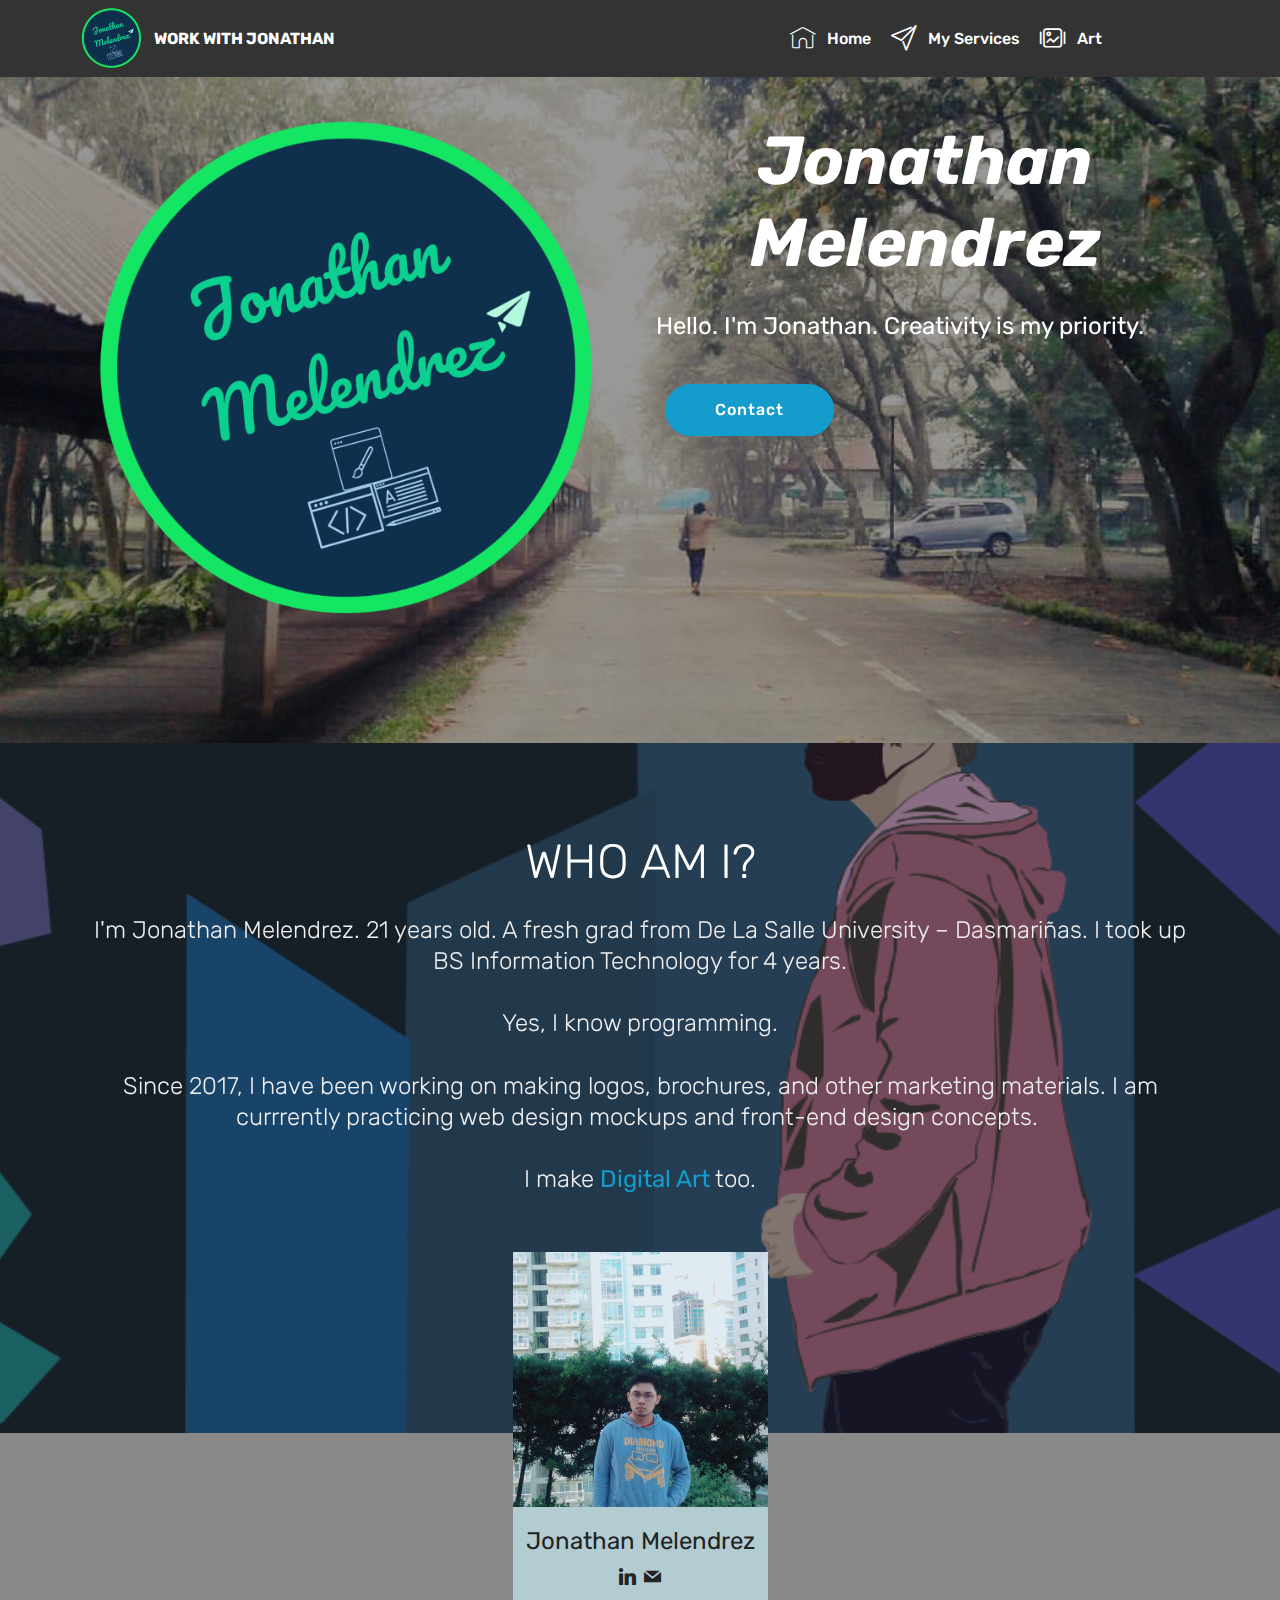
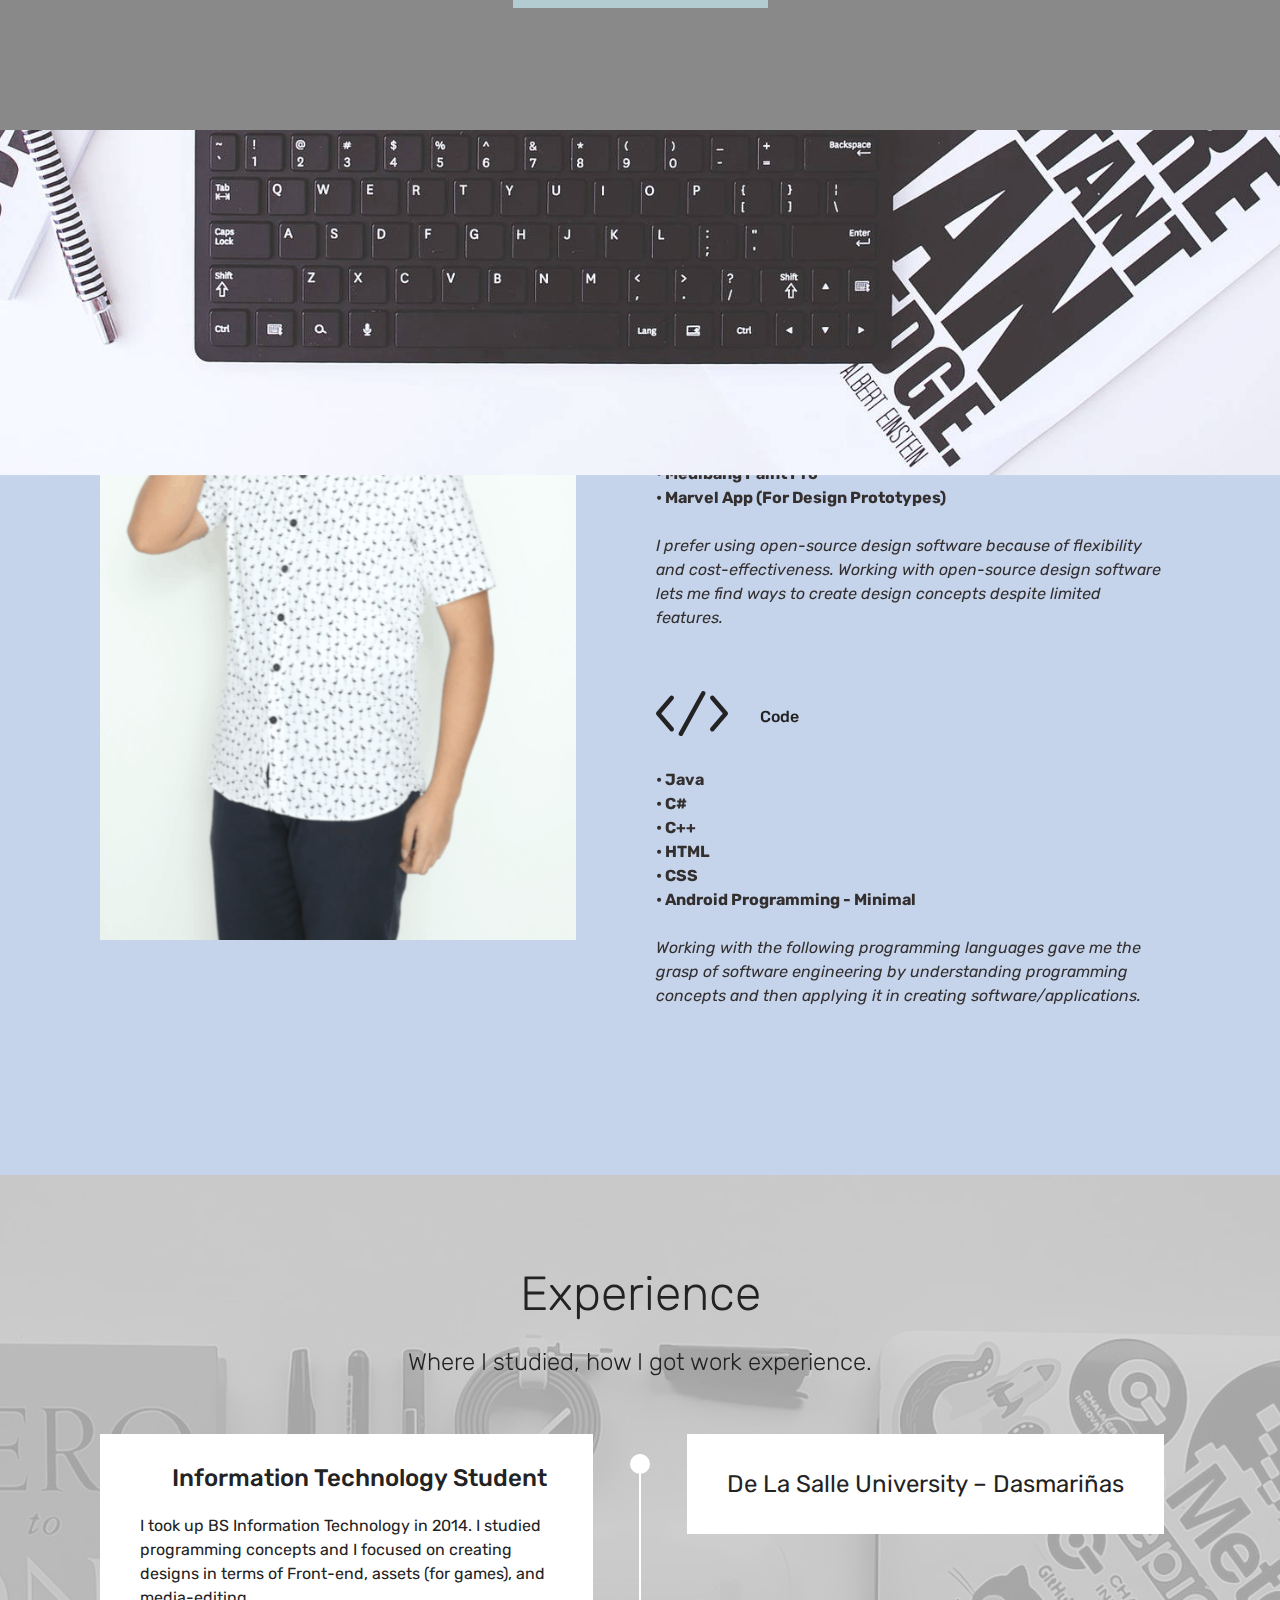
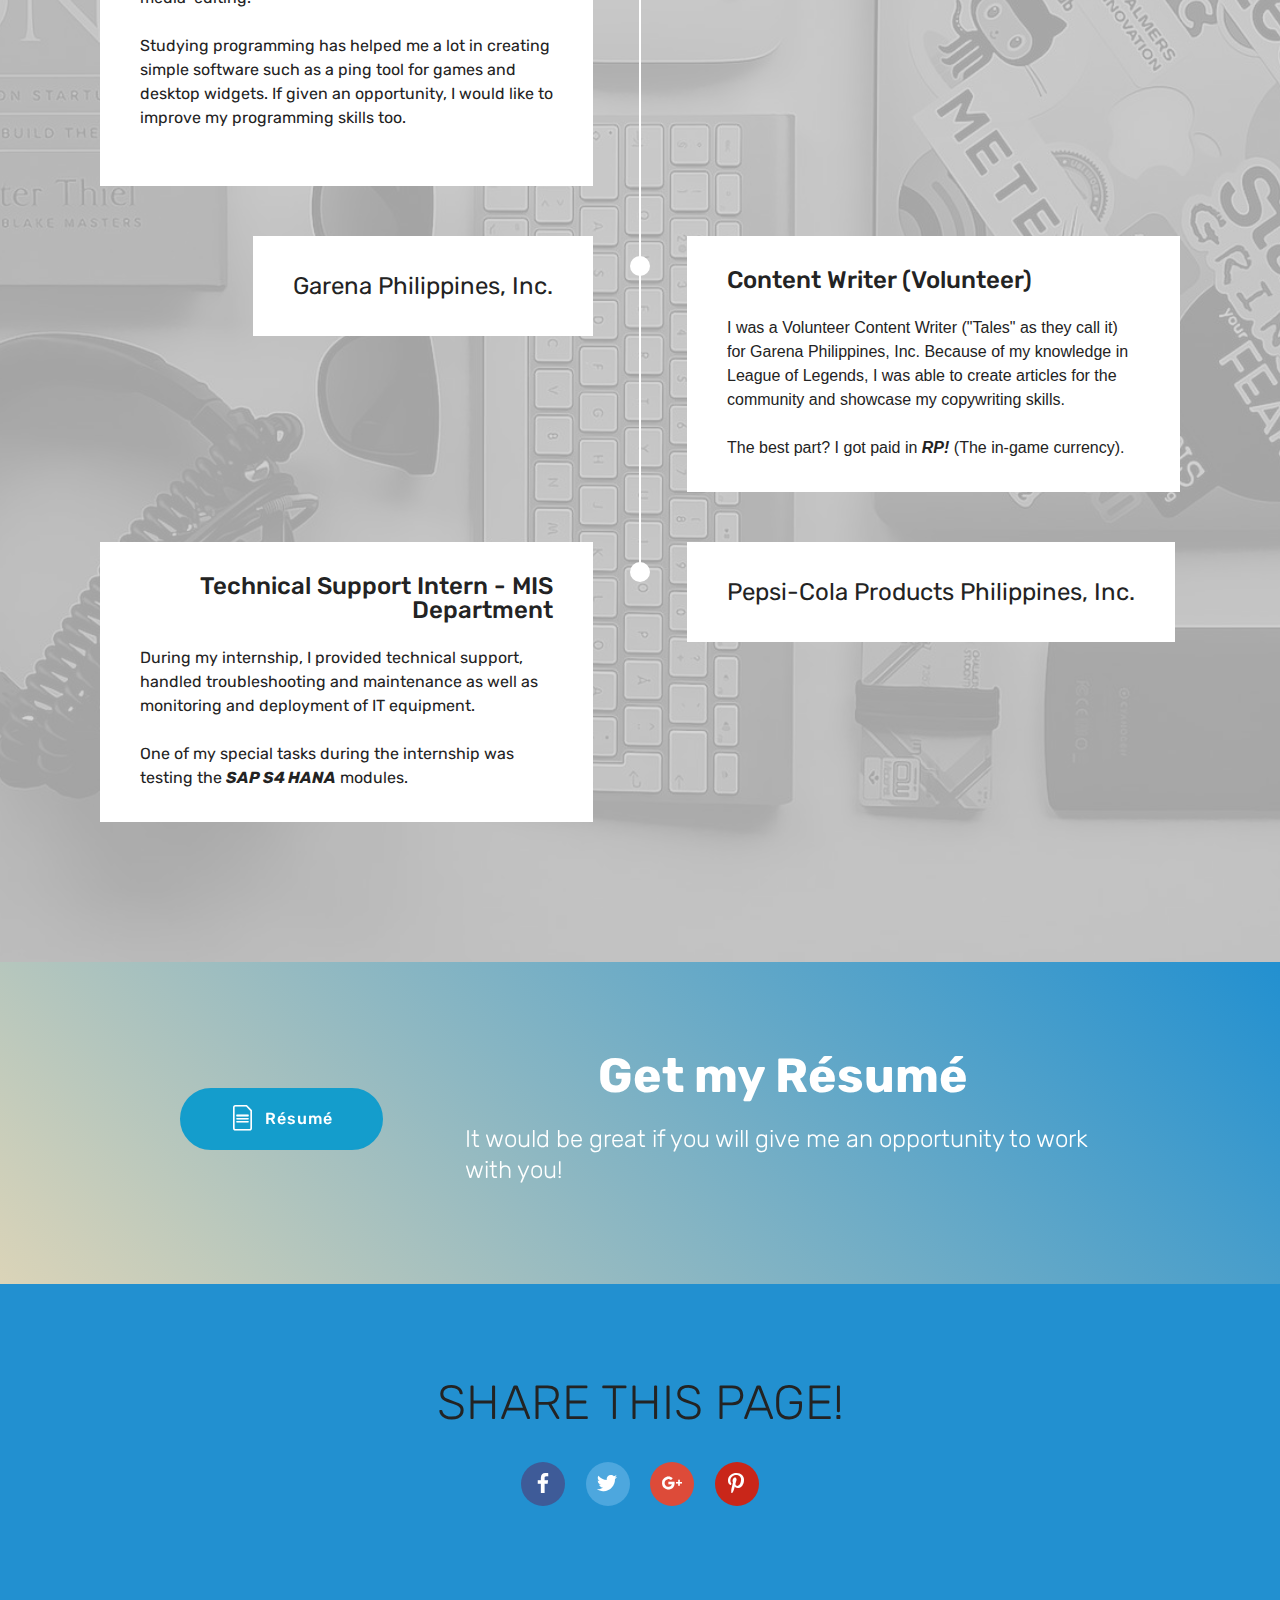
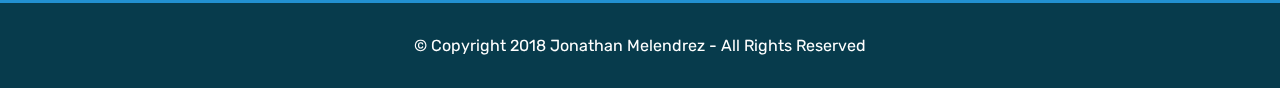
<file: index.html>
<!DOCTYPE html>
<html >
<head>
  <!-- Site made with Mobirise Website Builder v4.8.1, https://mobirise.com -->
  <meta charset="UTF-8">
  <meta http-equiv="X-UA-Compatible" content="IE=edge">
  <meta name="generator" content="Mobirise v4.8.1, mobirise.com">
  <meta name="viewport" content="width=device-width, initial-scale=1, minimum-scale=1">
  <link rel="shortcut icon" href="assets/images/logomakr-9yslmk-122x121.png" type="image/x-icon">
  <meta name="description" content="Hello. I am Jonathan Melendrez. Creativity is my Priority">
  <title>Work with Jonathan</title>
  <link rel="stylesheet" href="assets/web/assets/mobirise-icons-bold/mobirise-icons-bold.css">
  <link rel="stylesheet" href="assets/web/assets/mobirise-icons/mobirise-icons.css">
  <link rel="stylesheet" href="assets/tether/tether.min.css">
  <link rel="stylesheet" href="assets/bootstrap/css/bootstrap.min.css">
  <link rel="stylesheet" href="assets/bootstrap/css/bootstrap-grid.min.css">
  <link rel="stylesheet" href="assets/bootstrap/css/bootstrap-reboot.min.css">
  <link rel="stylesheet" href="assets/socicon/css/styles.css">
  <link rel="stylesheet" href="assets/dropdown/css/style.css">
  <link rel="stylesheet" href="assets/theme/css/style.css">
  <link rel="stylesheet" href="assets/mobirise/css/mbr-additional.css" type="text/css">
  
  
  
</head>
<body>
  <section class="menu cid-qY1hMicm3A" once="menu" id="menu1-3">

    

    <nav class="navbar navbar-expand beta-menu navbar-dropdown align-items-center navbar-fixed-top navbar-toggleable-sm">
        <button class="navbar-toggler navbar-toggler-right" type="button" data-toggle="collapse" data-target="#navbarSupportedContent" aria-controls="navbarSupportedContent" aria-expanded="false" aria-label="Toggle navigation">
            <div class="hamburger">
                <span></span>
                <span></span>
                <span></span>
                <span></span>
            </div>
        </button>
        <div class="menu-logo">
            <div class="navbar-brand">
                <span class="navbar-logo">
                    <a href="index.html">
                         <img src="assets/images/logomakr-9yslmk-122x121.png" alt="Mobirise" title="" style="height: 3.8rem;">
                    </a>
                </span>
                <span class="navbar-caption-wrap"><a class="navbar-caption text-white display-4" href="index.html">WORK WITH JONATHAN</a></span>
            </div>
        </div>
        <div class="collapse navbar-collapse" id="navbarSupportedContent">
            <ul class="navbar-nav nav-dropdown nav-right" data-app-modern-menu="true"><li class="nav-item">
                    <a class="nav-link link text-white display-4" href="index.html">
                        <span class="mbri-home mbr-iconfont mbr-iconfont-btn"></span>Home</a>
                </li>
                <li class="nav-item"><a class="nav-link link text-white display-4" href="page1.html"><span class="mbrib-paper-plane mbr-iconfont mbr-iconfont-btn"></span>
                        My Services</a></li><li class="nav-item">
                    <a class="nav-link link text-white display-4" href="page2.html"><span class="mbrib-image-slider mbr-iconfont mbr-iconfont-btn"></span>Art &nbsp; &nbsp; &nbsp; &nbsp; &nbsp; &nbsp; &nbsp; &nbsp; &nbsp; &nbsp; &nbsp;</a>
                </li></ul>
            
        </div>
    </nav>
</section>

<section class="engine"><a href="https://mobiri.se/k">how to develop own website</a></section><section class="header3 cid-qY2rOQxskL mbr-parallax-background" id="header3-z">

    

    <div class="mbr-overlay" style="opacity: 0.4; background-color: rgb(0, 0, 0);">
    </div>

    <div class="container">
        <div class="media-container-row">
            <div class="mbr-figure" style="width: 100%;">
                <img src="assets/images/logomakr-9yslmk-600x595.png" alt="Mobirise" title="">
            </div>

            <div class="media-content">
                <h1 class="mbr-section-title mbr-white pb-3 mbr-fonts-style display-1"><strong><em>Jonathan Melendrez</em></strong></h1>
                
                <div class="mbr-section-text mbr-white pb-3 ">
                    <p class="mbr-text mbr-fonts-style display-5">
                        Hello. I'm Jonathan. Creativity is my priority.</p>
                </div>
                <div class="mbr-section-btn"><a class="btn btn-md btn-primary display-4" href="mailto:jesmelendrez@gmail.com">Contact</a></div>
            </div>
        </div>
    </div>

</section>

<section class="features16 cid-qY1hja7rPy mbr-parallax-background" id="features16-0">
    
    
    <div class="mbr-overlay" style="opacity: 0.5; background-color: rgb(35, 35, 35);">
    </div>
    <div class="container align-center">
        <h2 class="pb-3 mbr-fonts-style mbr-section-title display-2">
            WHO AM I?</h2>
        <h3 class="pb-5 mbr-section-subtitle mbr-fonts-style mbr-light display-5">I'm Jonathan Melendrez. 21 years old. A fresh grad from De La Salle University – Dasmariñas. I took up BS Information Technology for 4 years.<br><br>Yes, I know programming.<br><br>Since 2017, I have been working on making logos, brochures, and other marketing materials. I am currrently practicing web design mockups and front-end design concepts.&nbsp;<br><br>I make <a href="page2.html">Digital Art</a> too.</h3>
        <div class="row media-row">
            
        <div class="team-item col-lg-3 col-md-6">
                <div class="item-image">
                    <img src="assets/images/23795096-1743840835667509-4083661870718749274-n-510x510.jpg" alt="Jonathan Melendrez" title="">
                </div>
                <div class="item-caption py-3">
                    <div class="item-name px-2">
                        <p class="mbr-fonts-style display-5">
                           Jonathan Melendrez</p>
                    </div>
                    
                    <div class="item-social pt-2">
                        <a href="https://www.linkedin.com/in/jonathan-melendrez-15a062132/" target="_blank">
                            <span class="p-1 mbr-iconfont mbr-iconfont-social socicon-linkedin socicon"></span>
                        </a>
                        <a href="mailto:jesmelendrez@gmail.com">
                            <span class="p-1 mbr-iconfont mbr-iconfont-social socicon-mail socicon"></span>
                        </a>
                        <a href="https://plus.google.com/u/0/+Mobirise" target="_blank">
                            
                        </a>
                        <a href="https://www.linkedin.com/in/mobirise" target="_blank">
                            
                        </a>
                        <a href="https://www.instagram.com/mobirise/" target="_blank">
                            
                        </a>
                        <a href="https://www.youtube.com/channel/UCt_tncVAetpK5JeM8L-8jyw" target="_blank">    
                            
                        </a>
                    </div>
                </div>
            </div></div>    
    </div>
</section>

<section class="features11 cid-qY1wlYUMDj mbr-parallax-background" id="features11-6">

    

    <div class="mbr-overlay" style="opacity: 0.9; background-color: rgb(192, 207, 234);">
    </div>

    <div class="container">   
        <div class="col-md-12">
            <div class="media-container-row">
                <div class="mbr-figure" style="width: 50%;">
                    <img src="assets/images/20619-603x960.png" alt="Mobirise" title="">
                </div>
                <div class=" align-left aside-content">
                    <h2 class="mbr-title pt-2 mbr-fonts-style display-2">
                        What can I do?</h2>
                    <div class="mbr-section-text">
                        
                    </div>

                    <div class="block-content">
                        <div class="card p-3 pr-3">
                            <div class="media">
                                <div class=" align-self-center card-img pb-3">
                                    <span class="mbr-iconfont mbri-change-style" style="color: rgb(35, 35, 35);"></span>
                                </div>     
                                <div class="media-body">
                                    <h4 class="card-title mbr-fonts-style display-7">
                                        Design</h4>
                                </div>
                            </div>                

                            <div class="card-box">
                                <p class="block-text mbr-fonts-style display-7"><strong>• Adobe Creative Suite (Photoshop, Spark, XD)<br>• GIMP<br>• Inkscape<br>• Medibang Paint Pro<br>• Marvel App (For Design Prototypes)</strong><br><br><em>I prefer using open-source design software because of flexibility and cost-effectiveness. Working with open-source design software lets me find ways to create design concepts despite limited features.</em></p>
                            </div>
                        </div>

                        <div class="card p-3 pr-3">
                            <div class="media">
                                <div class="align-self-center card-img pb-3">
                                    <span class="mbr-iconfont mbrib-code" style="color: rgb(35, 35, 35);"></span>
                                </div>     
                                <div class="media-body">
                                    <h4 class="card-title mbr-fonts-style display-7">Code</h4>
                                </div>
                            </div>                

                            <div class="card-box">
                                <p class="block-text mbr-fonts-style display-7"><strong>• Java<br>• C#<br>• C++<br>• HTML<br>• CSS<br>• Android Programming - Minimal</strong><br><em><br>Working with the following programming languages gave me the grasp of software engineering by understanding programming concepts and then applying it in creating software/applications.</em></p>
                            </div>
                        </div>
                    </div>
                </div>
            </div>
        </div> 
    </div>          
</section>

<section class="timeline1 cid-qY1GTGFDJR" id="timeline1-a">

    

    <div class="mbr-overlay" style="opacity: 0.8; background-color: rgb(204, 204, 204);">
    </div>

    <div class="container align-center">
        <h2 class="mbr-section-title pb-3 mbr-fonts-style display-2">Experience</h2>
        <h3 class="mbr-section-subtitle pb-5 mbr-fonts-style display-5">Where I studied, how I got work experience.</h3>

        <div class="container timelines-container" mbri-timelines="">
            <div class="row timeline-element reverse separline">      
                 <div class="timeline-date-panel col-xs-12 col-md-6  align-left">         
                    <div class="time-line-date-content">
                        <p class="mbr-timeline-date mbr-fonts-style display-5">
                            De La Salle University – Dasmariñas</p>
                    </div>
                </div>
           <span class="iconBackground"></span>
            <div class="col-xs-12 col-md-6 align-right">
                <div class="timeline-text-content">
                    <h4 class="mbr-timeline-title pb-3 mbr-fonts-style display-5">Information Technology Student&nbsp;</h4>
                    <p class="mbr-timeline-text mbr-fonts-style display-7">I took up BS Information Technology in 2014. I studied programming concepts and I focused on creating designs in terms of Front-end, assets (for games), and media-editing.<br><br>Studying programming has helped me a lot in creating simple software such as a ping tool for games and desktop widgets. If given an opportunity, I would like to improve my programming skills too.<br><br></p>
                 </div>
            </div>
            </div>

            <div class="row timeline-element  separline">
                <div class="timeline-date-panel col-xs-12 col-md-6 align-right">
                    <div class="time-line-date-content">
                        <p class="mbr-timeline-date mbr-fonts-style display-5">
                            Garena Philippines, Inc.</p>
                    </div>
                </div>
                <span class="iconBackground"></span>
                <div class="col-xs-12 col-md-6 align-left ">
                    <div class="timeline-text-content">
                        <h4 class="mbr-timeline-title pb-3 mbr-fonts-style display-5">Content Writer (Volunteer)</h4>
                        <p class="mbr-timeline-text mbr-fonts-style display-7"></p><p>I was a Volunteer Content Writer ("Tales" as they call it) for Garena Philippines, Inc. Because of my knowledge in League of Legends, I was able to create articles for the community and showcase my copywriting skills. </p><br><p>The best part? I got paid in <strong><em>RP!</em></strong> (The in-game currency).&nbsp;</p><p></p>
                    </div>
                </div>
            </div> 


            <div class="row timeline-element reverse">
                <div class="timeline-date-panel col-xs-12 col-md-6  align-left">
                    <div class="time-line-date-content">
                        <p class="mbr-timeline-date mbr-fonts-style display-5">Pepsi-Cola Products Philippines, Inc.</p>
                    </div>
                </div>
                <span class="iconBackground"></span>
                <div class="col-xs-12 col-md-6 align-right">
                    <div class="timeline-text-content">
                        <h4 class="mbr-timeline-title pb-3 mbr-fonts-style display-5">
                            Technical Support Intern - MIS Department</h4>      
                        <p class="mbr-timeline-text mbr-fonts-style display-7">During my internship, I provided technical support, handled troubleshooting and maintenance as well as monitoring and deployment of IT equipment.<br><br>One of my special tasks during the internship was testing the <strong><em>SAP S4 HANA</em></strong> modules. &nbsp;&nbsp;</p>
                    </div>
                </div>
            </div>

            


            


            

            

            

            

            

            

            
        </div>
    </div>
</section>

<section class="mbr-section info2 cid-qY2aEoawuX" id="info2-g">

    

    

    <div class="container">
        <div class="row main justify-content-center">
            <div class="media-container-column col-12 col-lg-3 col-md-4">
                <div class="mbr-section-btn align-left py-4"><a class="btn btn-primary display-4" href="assets/files/UPDATED%20RESUME%20-%20MELENDREZ,%20JONATHAN%20EMMANUEL%20S..pdf"><span class="mbrib-file mbr-iconfont mbr-iconfont-btn"></span>
                    Résumé</a></div>
            </div>
            <div class="media-container-column title col-12 col-lg-7 col-md-6">
                <h2 class="align-right mbr-bold mbr-white pb-3 mbr-fonts-style display-2">Get my Résumé</h2>
                <h3 class="mbr-section-subtitle align-right mbr-light mbr-white mbr-fonts-style display-5">It would be great if you will give me an opportunity to work with you!</h3>
            </div>
        </div>
    </div>
</section>

<section class="cid-qY1wevDdiV" id="social-buttons3-5">
    
    

    

    <div class="container">
        <div class="media-container-row">
            <div class="col-md-8 align-center">
                <h2 class="pb-3 mbr-section-title mbr-fonts-style display-2">
                    SHARE THIS PAGE!
                </h2>
                <div>
                    <div class="mbr-social-likes">
                        <span class="btn btn-social socicon-bg-facebook facebook mx-2" title="Share link on Facebook">
                            <i class="socicon socicon-facebook"></i>
                        </span>
                        <span class="btn btn-social twitter socicon-bg-twitter mx-2" title="Share link on Twitter">
                            <i class="socicon socicon-twitter"></i>
                        </span>
                        <span class="btn btn-social plusone socicon-bg-googleplus mx-2" title="Share link on Google+">
                            <i class="socicon socicon-googleplus"></i>
                        </span>
                        
                        
                        <span class="btn btn-social pinterest socicon-bg-pinterest mx-2" title="Share link on Pinterest">
                            <i class="socicon socicon-pinterest"></i>
                        </span>
                        
                    </div>
                </div>
            </div>
        </div>
    </div>
</section>

<section once="" class="cid-qY2f91TXvJ" id="footer6-k">

    

    

    <div class="container">
        <div class="media-container-row align-center mbr-white">
            <div class="col-12">
                <p class="mbr-text mb-0 mbr-fonts-style display-7">
                    © Copyright 2018 Jonathan Melendrez - All Rights Reserved
                </p>
            </div>
        </div>
    </div>
</section>


  <script src="assets/web/assets/jquery/jquery.min.js"></script>
  <script src="assets/tether/tether.min.js"></script>
  <script src="assets/popper/popper.min.js"></script>
  <script src="assets/bootstrap/js/bootstrap.min.js"></script>
  <script src="assets/smoothscroll/smooth-scroll.js"></script>
  <script src="assets/touchswipe/jquery.touch-swipe.min.js"></script>
  <script src="assets/parallax/jarallax.min.js"></script>
  <script src="assets/sociallikes/social-likes.js"></script>
  <script src="assets/dropdown/js/script.min.js"></script>
  <script src="assets/theme/js/script.js"></script>
  
  
</body>
</html>
</file>
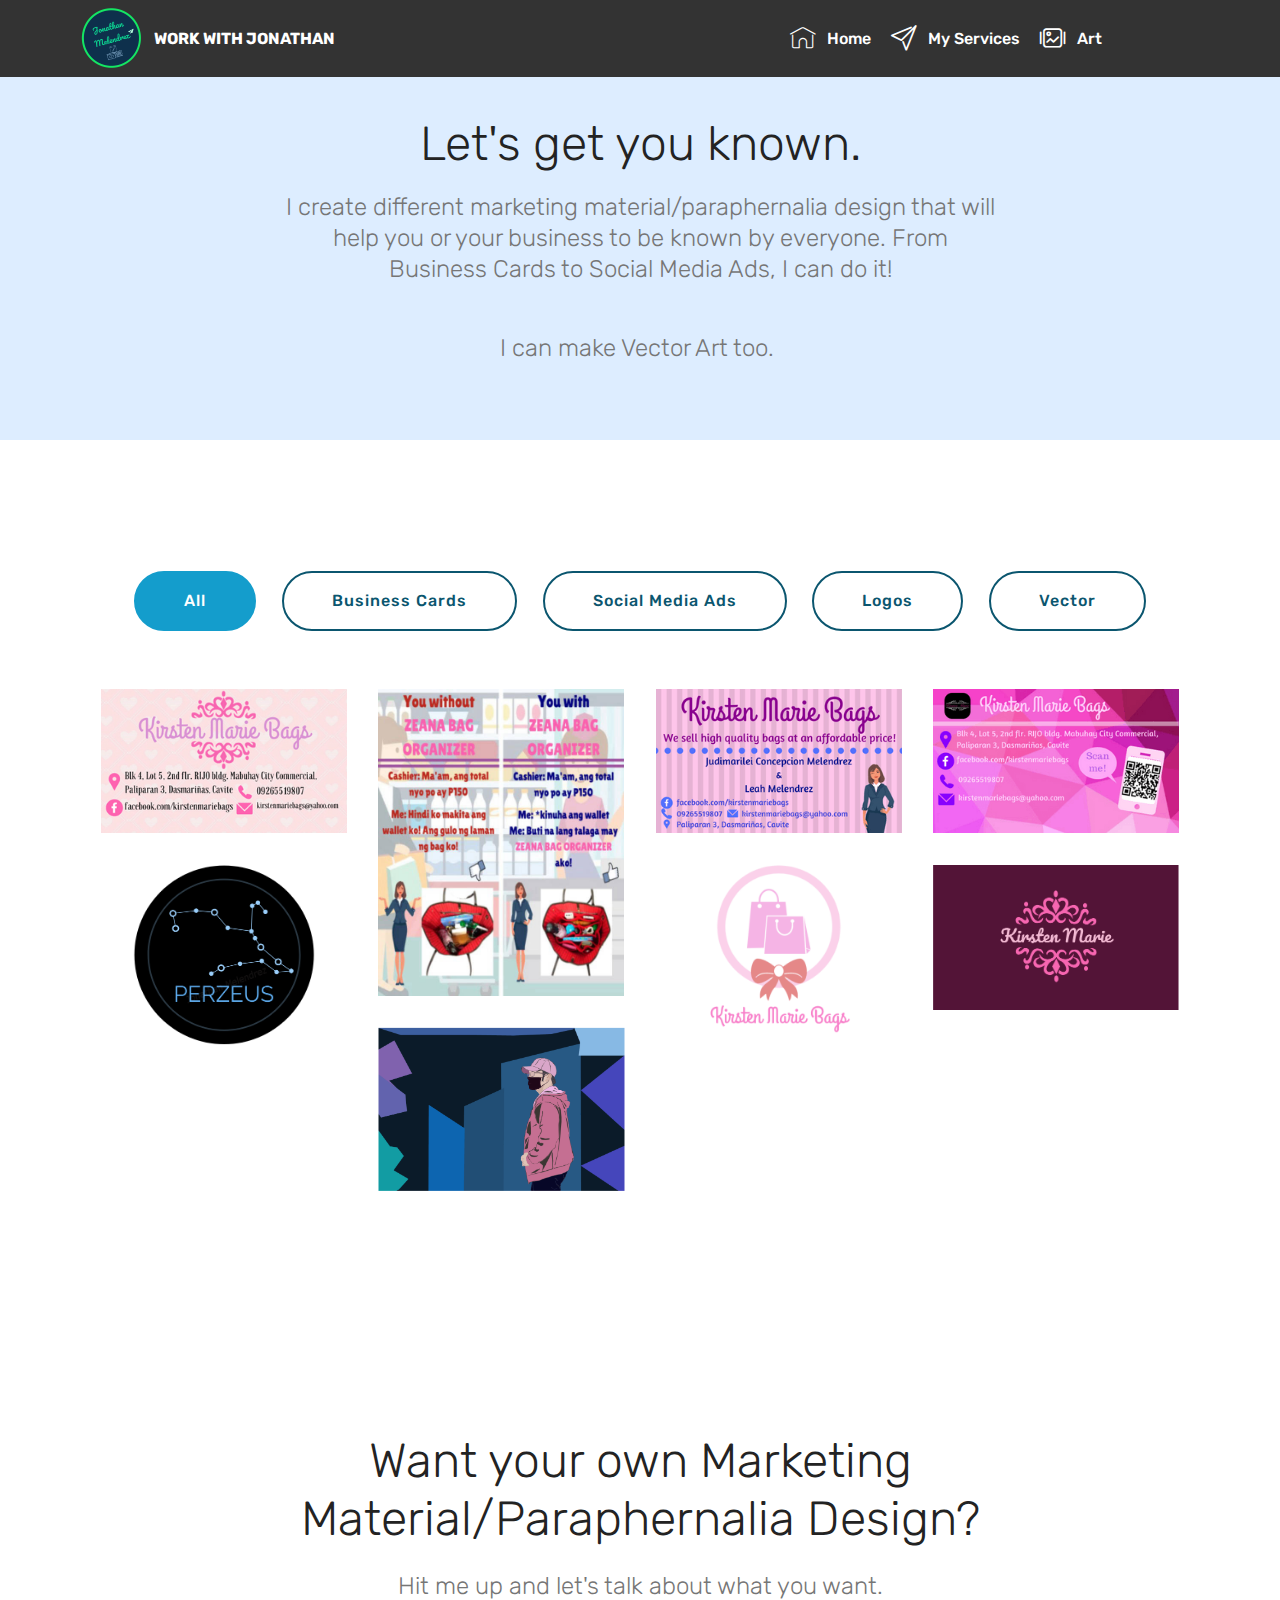
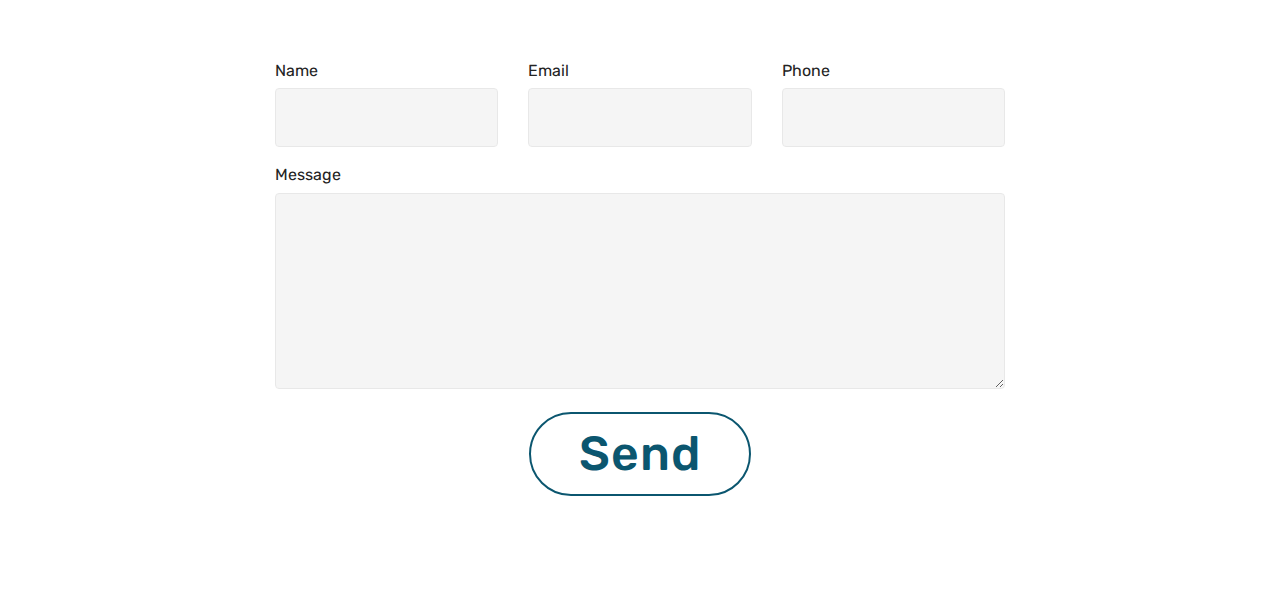
<file: page1.html>
<!DOCTYPE html>
<html >
<head>
  <!-- Site made with Mobirise Website Builder v4.8.1, https://mobirise.com -->
  <meta charset="UTF-8">
  <meta http-equiv="X-UA-Compatible" content="IE=edge">
  <meta name="generator" content="Mobirise v4.8.1, mobirise.com">
  <meta name="viewport" content="width=device-width, initial-scale=1, minimum-scale=1">
  <link rel="shortcut icon" href="assets/images/logomakr-9yslmk-122x121.png" type="image/x-icon">
  <meta name="description" content="I create different marketing material/paraphernalia design that will help you or your business to be known by everyone. From Business Cards to Social Media Ads, I can do it!


I can make Vector Art too. ">
  <title>My Services - Work with Jonathan</title>
  <link rel="stylesheet" href="assets/web/assets/mobirise-icons-bold/mobirise-icons-bold.css">
  <link rel="stylesheet" href="assets/web/assets/mobirise-icons/mobirise-icons.css">
  <link rel="stylesheet" href="assets/tether/tether.min.css">
  <link rel="stylesheet" href="assets/bootstrap/css/bootstrap.min.css">
  <link rel="stylesheet" href="assets/bootstrap/css/bootstrap-grid.min.css">
  <link rel="stylesheet" href="assets/bootstrap/css/bootstrap-reboot.min.css">
  <link rel="stylesheet" href="assets/dropdown/css/style.css">
  <link rel="stylesheet" href="assets/theme/css/style.css">
  <link rel="stylesheet" href="assets/gallery/style.css">
  <link rel="stylesheet" href="assets/mobirise/css/mbr-additional.css" type="text/css">
  
  
  
</head>
<body>
  <section class="menu cid-qY1hMicm3A" once="menu" id="menu1-b">

    

    <nav class="navbar navbar-expand beta-menu navbar-dropdown align-items-center navbar-fixed-top navbar-toggleable-sm">
        <button class="navbar-toggler navbar-toggler-right" type="button" data-toggle="collapse" data-target="#navbarSupportedContent" aria-controls="navbarSupportedContent" aria-expanded="false" aria-label="Toggle navigation">
            <div class="hamburger">
                <span></span>
                <span></span>
                <span></span>
                <span></span>
            </div>
        </button>
        <div class="menu-logo">
            <div class="navbar-brand">
                <span class="navbar-logo">
                    <a href="index.html">
                         <img src="assets/images/logomakr-9yslmk-122x121.png" alt="Mobirise" title="" style="height: 3.8rem;">
                    </a>
                </span>
                <span class="navbar-caption-wrap"><a class="navbar-caption text-white display-4" href="index.html">WORK WITH JONATHAN</a></span>
            </div>
        </div>
        <div class="collapse navbar-collapse" id="navbarSupportedContent">
            <ul class="navbar-nav nav-dropdown nav-right" data-app-modern-menu="true"><li class="nav-item">
                    <a class="nav-link link text-white display-4" href="index.html">
                        <span class="mbri-home mbr-iconfont mbr-iconfont-btn"></span>Home</a>
                </li>
                <li class="nav-item"><a class="nav-link link text-white display-4" href="page1.html"><span class="mbrib-paper-plane mbr-iconfont mbr-iconfont-btn"></span>
                        My Services</a></li><li class="nav-item">
                    <a class="nav-link link text-white display-4" href="page2.html"><span class="mbrib-image-slider mbr-iconfont mbr-iconfont-btn"></span>Art &nbsp; &nbsp; &nbsp; &nbsp; &nbsp; &nbsp; &nbsp; &nbsp; &nbsp; &nbsp; &nbsp;</a>
                </li></ul>
            
        </div>
    </nav>
</section>

<section class="engine"><a href="https://mobiri.se/e">how to make a website for free</a></section><section class="mbr-section content4 cid-qY1TwKEhP8" id="content4-e">

    

    <div class="container">
        <div class="media-container-row">
            <div class="title col-12 col-md-8">
                <h2 class="align-center pb-3 mbr-fonts-style display-2">
                    Let's get you known.</h2>
                <h3 class="mbr-section-subtitle align-center mbr-light mbr-fonts-style display-5"><p>I create different marketing material/paraphernalia design that will help you or your business to be known by everyone. From Business Cards to Social Media Ads, I can do it!</p><br><p>I can make Vector Art too.&nbsp;</p></h3>
                
            </div>
        </div>
    </div>
</section>

<section class="mbr-gallery mbr-slider-carousel cid-qY1QAdjvMA" id="gallery2-d">

    

    <div class="container">
        <div><!-- Filter --><div class="mbr-gallery-filter container gallery-filter-active"><ul buttons="0"><li class="mbr-gallery-filter-all"><a class="btn btn-md btn-primary-outline active display-7" href="">All</a></li></ul></div><!-- Gallery --><div class="mbr-gallery-row"><div class="mbr-gallery-layout-default"><div><div><div class="mbr-gallery-item mbr-gallery-item--p2" data-video-url="false" data-tags="Business Cards"><div href="#lb-gallery2-d" data-slide-to="0" data-toggle="modal"><img src="assets/images/1-322x189-322x189-322x189.png" alt="" title=""><span class="icon-focus"></span></div></div><div class="mbr-gallery-item mbr-gallery-item--p2" data-video-url="false" data-tags="Social Media Ads"><div href="#lb-gallery2-d" data-slide-to="1" data-toggle="modal"><img src="assets/images/zeanatemplate1-576x720-576x720.jpg" alt="" title=""><span class="icon-focus"></span></div></div><div class="mbr-gallery-item mbr-gallery-item--p2" data-video-url="false" data-tags="Business Cards"><div href="#lb-gallery2-d" data-slide-to="2" data-toggle="modal"><img src="assets/images/3-322x189-322x189.png" alt="" title="Quirky Calling Card for Kirsten Marie Bags"><span class="icon-focus"></span></div></div><div class="mbr-gallery-item mbr-gallery-item--p2" data-video-url="false" data-tags="Business Cards"><div href="#lb-gallery2-d" data-slide-to="3" data-toggle="modal"><img src="assets/images/2-322x189-322x189.png" alt="" title="Calling Card with QR Code"><span class="icon-focus"></span></div></div><div class="mbr-gallery-item mbr-gallery-item--p2" data-video-url="false" data-tags="Logos"><div href="#lb-gallery2-d" data-slide-to="4" data-toggle="modal"><img src="assets/images/ede33e67663403.5b421b05a8424-600x441-600x441.png" alt="" title="Calling Card with QR Code"><span class="icon-focus"></span></div></div><div class="mbr-gallery-item mbr-gallery-item--p2" data-video-url="false" data-tags="Logos"><div href="#lb-gallery2-d" data-slide-to="5" data-toggle="modal"><img src="assets/images/5f0af967663403.5b421b05a79c8-600x434-600x434.png" alt="" title="Calling Card with QR Code"><span class="icon-focus"></span></div></div><div class="mbr-gallery-item mbr-gallery-item--p2" data-video-url="false" data-tags="Logos"><div href="#lb-gallery2-d" data-slide-to="6" data-toggle="modal"><img src="assets/images/40d72267663403.5b421b05a7f9b-600x355-600x355.png" alt="" title="Calling Card with QR Code"><span class="icon-focus"></span></div></div><div class="mbr-gallery-item mbr-gallery-item--p2" data-video-url="false" data-tags="Vector"><div href="#lb-gallery2-d" data-slide-to="7" data-toggle="modal"><img src="assets/images/37276198-2037694049615518-4916817803853430784-n-960x640-800x533.png" alt="" title="Calling Card with QR Code"><span class="icon-focus"></span></div></div></div></div><div class="clearfix"></div></div></div><!-- Lightbox --><div data-app-prevent-settings="" class="mbr-slider modal fade carousel slide" tabindex="-1" data-keyboard="true" data-interval="false" id="lb-gallery2-d"><div class="modal-dialog"><div class="modal-content"><div class="modal-body"><div class="carousel-inner"><div class="carousel-item"><img src="assets/images/1-322x189-322x189.png" alt="" title=""></div><div class="carousel-item"><img src="assets/images/zeanatemplate1-576x720.jpg" alt="" title=""></div><div class="carousel-item"><img src="assets/images/3-322x189.png" alt="" title="Quirky Calling Card for Kirsten Marie Bags"></div><div class="carousel-item"><img src="assets/images/2-322x189.png" alt="" title="Calling Card with QR Code"></div><div class="carousel-item"><img src="assets/images/ede33e67663403.5b421b05a8424-600x441.png" alt="" title="Calling Card with QR Code"></div><div class="carousel-item"><img src="assets/images/5f0af967663403.5b421b05a79c8-600x434.png" alt="" title="Calling Card with QR Code"></div><div class="carousel-item"><img src="assets/images/40d72267663403.5b421b05a7f9b-600x355.png" alt="" title="Calling Card with QR Code"></div><div class="carousel-item active"><img src="assets/images/37276198-2037694049615518-4916817803853430784-n-960x640.png" alt="" title="Calling Card with QR Code"></div></div><a class="carousel-control carousel-control-prev" role="button" data-slide="prev" href="#lb-gallery2-d"><span class="mbri-left mbr-iconfont" aria-hidden="true"></span><span class="sr-only">Previous</span></a><a class="carousel-control carousel-control-next" role="button" data-slide="next" href="#lb-gallery2-d"><span class="mbri-right mbr-iconfont" aria-hidden="true"></span><span class="sr-only">Next</span></a><a class="close" href="#" role="button" data-dismiss="modal"><span class="sr-only">Close</span></a></div></div></div></div></div>
    </div>

</section>

<section class="mbr-section form1 cid-qY1VgtFOZ8" id="form1-f">

    

    
    <div class="container">
        <div class="row justify-content-center">
            <div class="title col-12 col-lg-8">
                <h2 class="mbr-section-title align-center pb-3 mbr-fonts-style display-2">Want your own Marketing Material/Paraphernalia Design?</h2>
                <h3 class="mbr-section-subtitle align-center mbr-light pb-3 mbr-fonts-style display-5">Hit me up and let's talk about what you want.</h3>
            </div>
        </div>
    </div>
    <div class="container">
        <div class="row justify-content-center">
            <div class="media-container-column col-lg-8" data-form-type="formoid">
                    <div data-form-alert="" hidden="">Thanks for reaching out! I will be reading your message and respond to you as soon as possible.</div>
            
                    <form class="mbr-form" action="https://mobirise.com/" method="post" data-form-title="Mobirise Form"><input type="hidden" name="email" data-form-email="true" value="v62wXp/qe0CZfgS6FEx6EsvQ2JC/78H1L3y/LD5kyKVKt7Ple/4h50NbWYU/RaVL8PXK4rxDvPyHrqAp+sQvJdeLwOVQWJ/fH9qafbns19rCaPahA1MBR+ciKk9ZYs1u" data-form-field="Email">
                        <div class="row row-sm-offset">
                            <div class="col-md-4 multi-horizontal" data-for="name">
                                <div class="form-group">
                                    <label class="form-control-label mbr-fonts-style display-7" for="name-form1-f">Name</label>
                                    <input type="text" class="form-control" name="name" data-form-field="Name" required="" id="name-form1-f">
                                </div>
                            </div>
                            <div class="col-md-4 multi-horizontal" data-for="email">
                                <div class="form-group">
                                    <label class="form-control-label mbr-fonts-style display-7" for="email-form1-f">Email</label>
                                    <input type="email" class="form-control" name="email" data-form-field="Email" required="" id="email-form1-f">
                                </div>
                            </div>
                            <div class="col-md-4 multi-horizontal" data-for="phone">
                                <div class="form-group">
                                    <label class="form-control-label mbr-fonts-style display-7" for="phone-form1-f">Phone</label>
                                    <input type="tel" class="form-control" name="phone" data-form-field="Phone" id="phone-form1-f">
                                </div>
                            </div>
                        </div>
                        <div class="form-group" data-for="message">
                            <label class="form-control-label mbr-fonts-style display-7" for="message-form1-f">Message</label>
                            <textarea type="text" class="form-control" name="message" rows="7" data-form-field="Message" id="message-form1-f"></textarea>
                        </div>
            
                        <span class="input-group-btn"><button href="" type="submit" class="btn btn-form btn-primary-outline display-2">Send</button></span>
                    </form>
            </div>
        </div>
    </div>
</section>


  <script src="assets/web/assets/jquery/jquery.min.js"></script>
  <script src="assets/popper/popper.min.js"></script>
  <script src="assets/tether/tether.min.js"></script>
  <script src="assets/bootstrap/js/bootstrap.min.js"></script>
  <script src="assets/dropdown/js/script.min.js"></script>
  <script src="assets/touchswipe/jquery.touch-swipe.min.js"></script>
  <script src="assets/masonry/masonry.pkgd.min.js"></script>
  <script src="assets/imagesloaded/imagesloaded.pkgd.min.js"></script>
  <script src="assets/bootstrapcarouselswipe/bootstrap-carousel-swipe.js"></script>
  <script src="assets/smoothscroll/smooth-scroll.js"></script>
  <script src="assets/vimeoplayer/jquery.mb.vimeo_player.js"></script>
  <script src="assets/theme/js/script.js"></script>
  <script src="assets/slidervideo/script.js"></script>
  <script src="assets/gallery/player.min.js"></script>
  <script src="assets/gallery/script.js"></script>
  <script src="assets/formoid/formoid.min.js"></script>
  
  
</body>
</html>
</file>
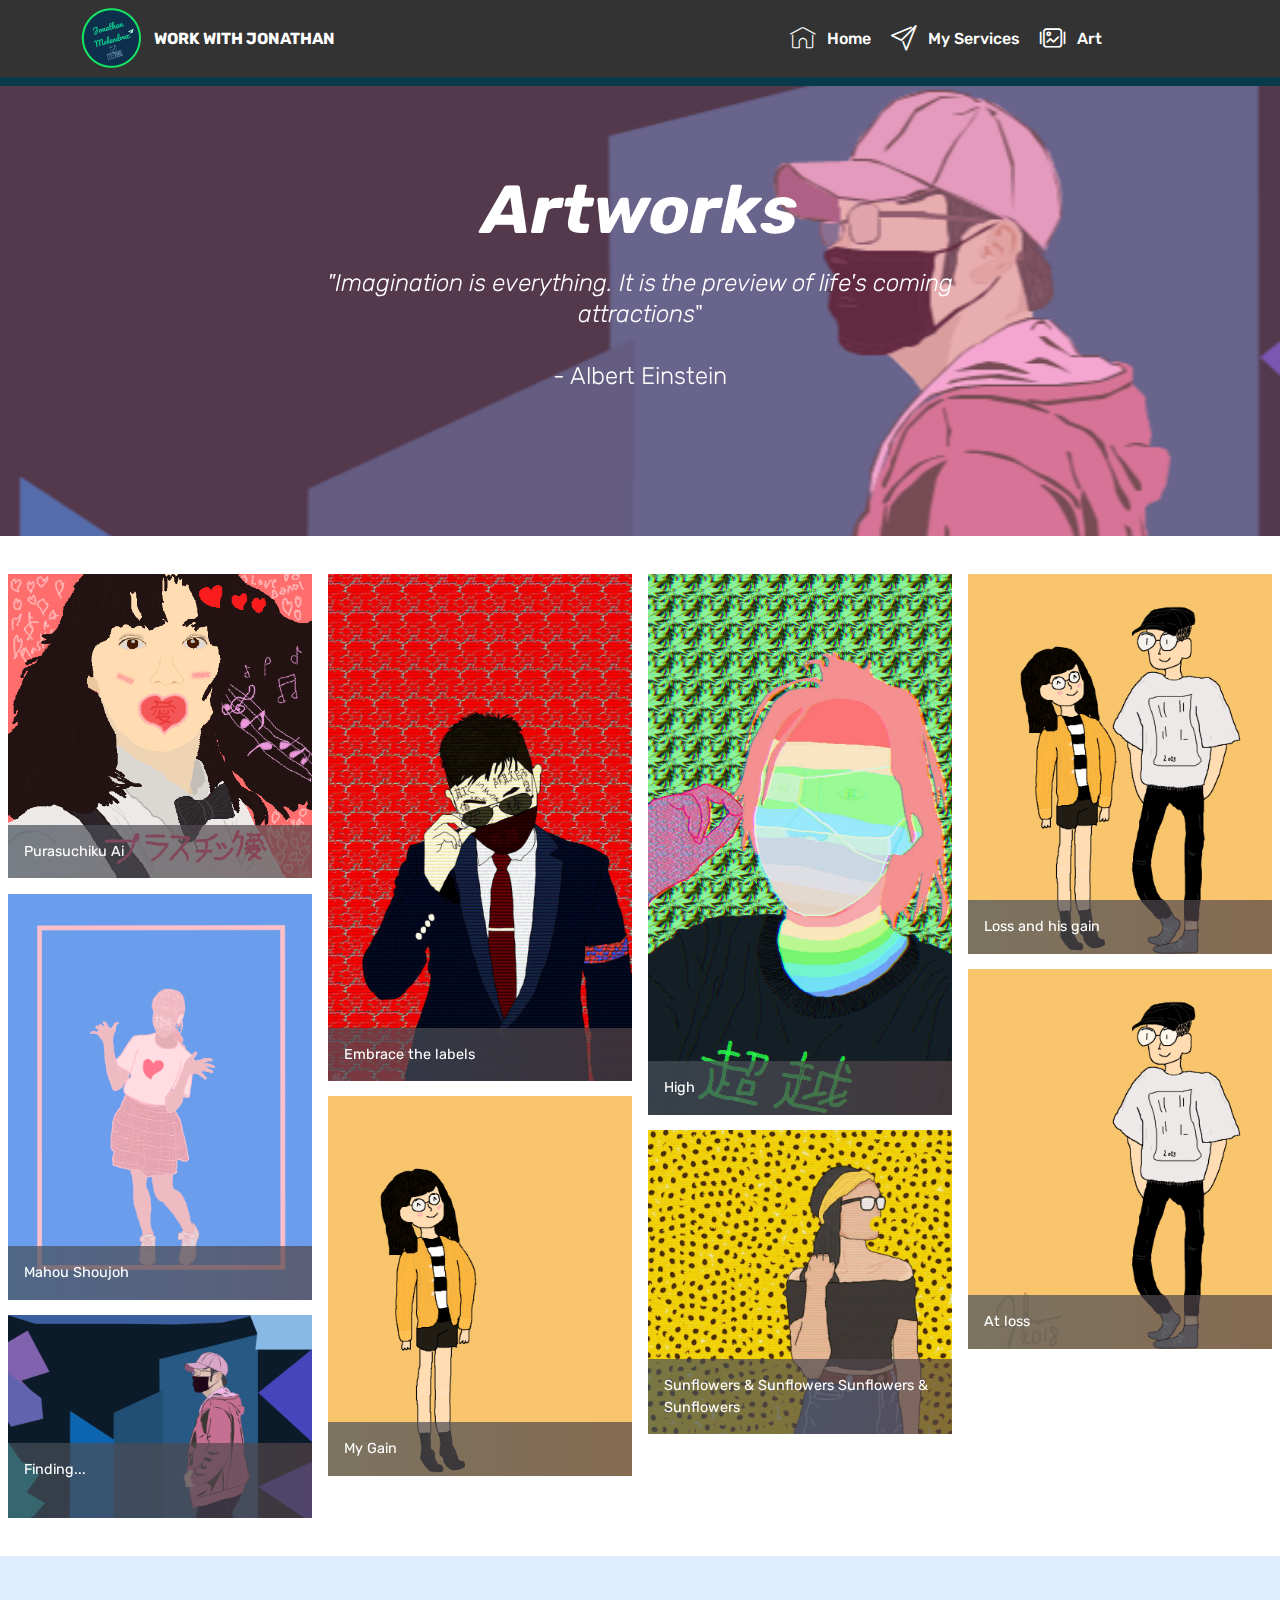
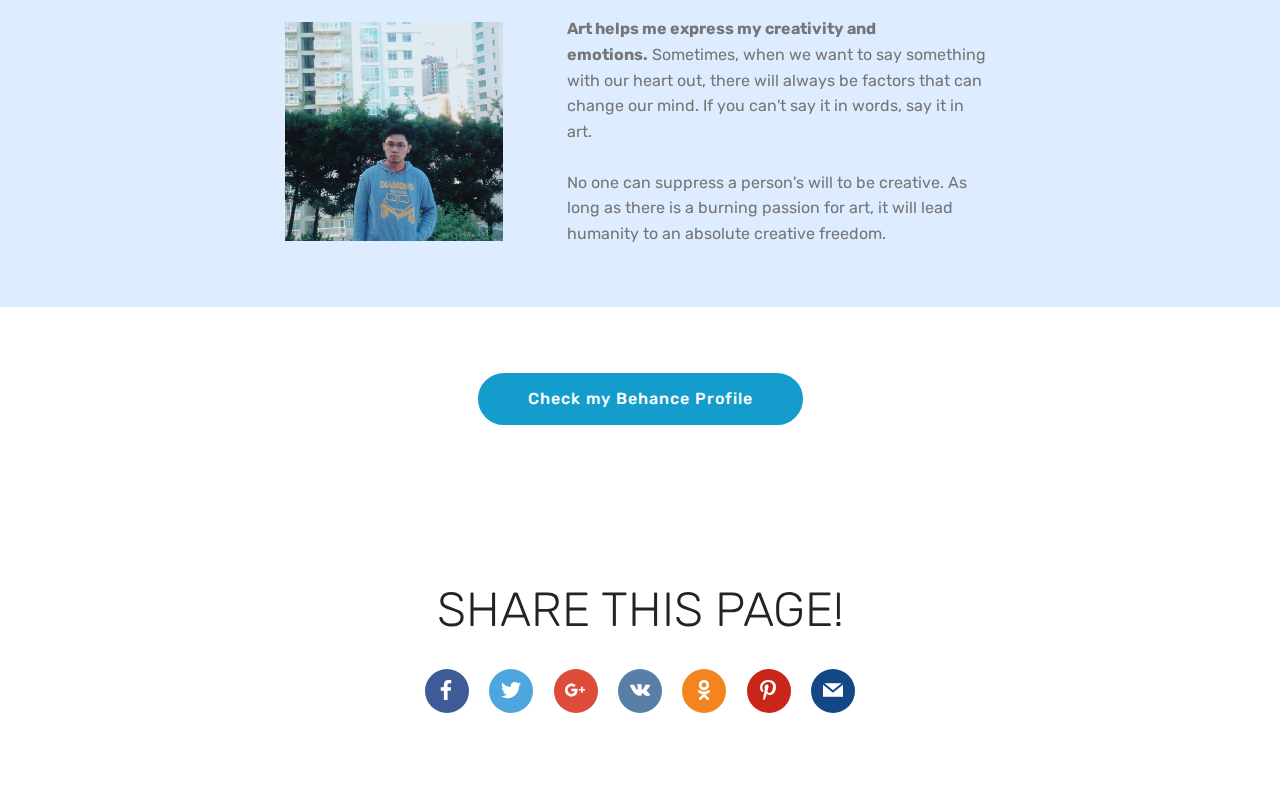
<file: page2.html>
<!DOCTYPE html>
<html >
<head>
  <!-- Site made with Mobirise Website Builder v4.8.1, https://mobirise.com -->
  <meta charset="UTF-8">
  <meta http-equiv="X-UA-Compatible" content="IE=edge">
  <meta name="generator" content="Mobirise v4.8.1, mobirise.com">
  <meta name="viewport" content="width=device-width, initial-scale=1, minimum-scale=1">
  <link rel="shortcut icon" href="assets/images/logomakr-9yslmk-122x121.png" type="image/x-icon">
  <meta name="description" content="Art helps me express my creativity and emotions. Sometimes, when we want to say something with our heart out, there will always be factors that can change our mind. If you can't say it in words, say it in art. 

No one can suppress a person's will to be creative. As long as there is a burning passion for art, it will lead humanity to an absolute creative freedom.">
  <title>Art - Work with Jonathan </title>
  <link rel="stylesheet" href="assets/web/assets/mobirise-icons-bold/mobirise-icons-bold.css">
  <link rel="stylesheet" href="assets/web/assets/mobirise-icons/mobirise-icons.css">
  <link rel="stylesheet" href="assets/tether/tether.min.css">
  <link rel="stylesheet" href="assets/bootstrap/css/bootstrap.min.css">
  <link rel="stylesheet" href="assets/bootstrap/css/bootstrap-grid.min.css">
  <link rel="stylesheet" href="assets/bootstrap/css/bootstrap-reboot.min.css">
  <link rel="stylesheet" href="assets/dropdown/css/style.css">
  <link rel="stylesheet" href="assets/socicon/css/styles.css">
  <link rel="stylesheet" href="assets/theme/css/style.css">
  <link rel="stylesheet" href="assets/gallery/style.css">
  <link rel="stylesheet" href="assets/mobirise/css/mbr-additional.css" type="text/css">
  
  
  
</head>
<body>
  <section class="menu cid-qY1hMicm3A" once="menu" id="menu1-l">

    

    <nav class="navbar navbar-expand beta-menu navbar-dropdown align-items-center navbar-fixed-top navbar-toggleable-sm">
        <button class="navbar-toggler navbar-toggler-right" type="button" data-toggle="collapse" data-target="#navbarSupportedContent" aria-controls="navbarSupportedContent" aria-expanded="false" aria-label="Toggle navigation">
            <div class="hamburger">
                <span></span>
                <span></span>
                <span></span>
                <span></span>
            </div>
        </button>
        <div class="menu-logo">
            <div class="navbar-brand">
                <span class="navbar-logo">
                    <a href="index.html">
                         <img src="assets/images/logomakr-9yslmk-122x121.png" alt="Mobirise" title="" style="height: 3.8rem;">
                    </a>
                </span>
                <span class="navbar-caption-wrap"><a class="navbar-caption text-white display-4" href="index.html">WORK WITH JONATHAN</a></span>
            </div>
        </div>
        <div class="collapse navbar-collapse" id="navbarSupportedContent">
            <ul class="navbar-nav nav-dropdown nav-right" data-app-modern-menu="true"><li class="nav-item">
                    <a class="nav-link link text-white display-4" href="index.html">
                        <span class="mbri-home mbr-iconfont mbr-iconfont-btn"></span>Home</a>
                </li>
                <li class="nav-item"><a class="nav-link link text-white display-4" href="page1.html"><span class="mbrib-paper-plane mbr-iconfont mbr-iconfont-btn"></span>
                        My Services</a></li><li class="nav-item">
                    <a class="nav-link link text-white display-4" href="page2.html"><span class="mbrib-image-slider mbr-iconfont mbr-iconfont-btn"></span>Art &nbsp; &nbsp; &nbsp; &nbsp; &nbsp; &nbsp; &nbsp; &nbsp; &nbsp; &nbsp; &nbsp;</a>
                </li></ul>
            
        </div>
    </nav>
</section>

<section class="engine"><a href="https://mobiri.se/y">free html web templates</a></section><section once="" class="cid-qY2f91TXvJ" id="footer6-m">

    

    

    <div class="container">
        <div class="media-container-row align-center mbr-white">
            <div class="col-12">
                <p class="mbr-text mb-0 mbr-fonts-style display-7">
                    © Copyright 2018 Jonathan Melendrez - All Rights Reserved
                </p>
            </div>
        </div>
    </div>
</section>

<section class="mbr-section content5 cid-qY2fOToqIi mbr-parallax-background" id="content5-o">

    

    <div class="mbr-overlay" style="opacity: 0.3; background-color: rgb(255, 127, 159);">
    </div>

    <div class="container">
        <div class="media-container-row">
            <div class="title col-12 col-md-8">
                <h2 class="align-center mbr-bold mbr-white pb-3 mbr-fonts-style display-1"><em>
                    Artworks</em></h2>
                <h3 class="mbr-section-subtitle align-center mbr-light mbr-white pb-3 mbr-fonts-style display-5"><em>"Imagination is everything. It is the preview of life's coming attractions</em>"<br><br>- Albert Einstein</h3>
                
                
            </div>
        </div>
    </div>
</section>

<section class="mbr-gallery mbr-slider-carousel cid-qY2ltlEnQz" id="gallery3-u">

    

    <div>
        <div><!-- Filter --><!-- Gallery --><div class="mbr-gallery-row"><div class="mbr-gallery-layout-default"><div><div><div class="mbr-gallery-item mbr-gallery-item--p1" data-video-url="false" data-tags="Awesome"><div href="#lb-gallery3-u" data-slide-to="0" data-toggle="modal"><img src="assets/images/95b2b467663281.5b42198b1d644-488x488-488x488.png" alt="Purasuchiku Ai" title="Purasuchiku Ai"><span class="icon-focus"></span><span class="mbr-gallery-title mbr-fonts-style display-7">Purasuchiku Ai<br></span></div></div><div class="mbr-gallery-item mbr-gallery-item--p1" data-video-url="false" data-tags="Creative"><div href="#lb-gallery3-u" data-slide-to="1" data-toggle="modal"><img src="assets/images/f8925b67663281.5b42198b1beea-1200x2001-800x1334.jpg" alt="" title=""><span class="icon-focus"></span><span class="mbr-gallery-title mbr-fonts-style display-7">Embrace the labels<br></span></div></div><div class="mbr-gallery-item mbr-gallery-item--p1" data-video-url="false" data-tags="Animated"><div href="#lb-gallery3-u" data-slide-to="2" data-toggle="modal"><img src="assets/images/moshed-2018-6-22-21-45-53-540x960-540x960.jpg" alt="High" title="High"><span class="icon-focus"></span><span class="mbr-gallery-title mbr-fonts-style display-7">High</span></div></div><div class="mbr-gallery-item mbr-gallery-item--p1" data-video-url="false" data-tags="Awesome"><div href="#lb-gallery3-u" data-slide-to="3" data-toggle="modal"><img src="assets/images/11654067663281.5b42198b1cffa-1080x1349-800x999.png" alt="Loss and Gain" title="Loss and Gain"><span class="icon-focus"></span><span class="mbr-gallery-title mbr-fonts-style display-7">Loss and his gain</span></div></div><div class="mbr-gallery-item mbr-gallery-item--p1" data-video-url="false" data-tags="Awesome"><div href="#lb-gallery3-u" data-slide-to="4" data-toggle="modal"><img src="assets/images/39458f67663281.5b42198b1caea-1400x1867-800x1067.png" alt="Mahou Shoujoh" title="Mahou Shoujoh"><span class="icon-focus"></span><span class="mbr-gallery-title mbr-fonts-style display-7">Mahou Shoujoh</span></div></div><div class="mbr-gallery-item mbr-gallery-item--p1" data-video-url="false" data-tags="Responsive"><div href="#lb-gallery3-u" data-slide-to="5" data-toggle="modal"><img src="assets/images/fda89c67663281.5b42198b1b435-1080x1349-800x999.png" alt="Loss" title="Loss"><span class="icon-focus"></span><span class="mbr-gallery-title mbr-fonts-style display-7">At loss</span></div></div><div class="mbr-gallery-item mbr-gallery-item--p1" data-video-url="false" data-tags="Animated"><div href="#lb-gallery3-u" data-slide-to="6" data-toggle="modal"><img src="assets/images/6bdd9967663281.5b42198b1e1cb-1080x1349-800x999.png" alt="Gain" title="Gain"><span class="icon-focus"></span><span class="mbr-gallery-title mbr-fonts-style display-7">My Gain</span></div></div><div class="mbr-gallery-item mbr-gallery-item--p1" data-video-url="false" data-tags="Animated"><div href="#lb-gallery3-u" data-slide-to="7" data-toggle="modal"><img src="assets/images/7b4af467663281.5b42198b1dcd5-960x960-800x800.jpg" alt="Gain" title="Gain"><span class="icon-focus"></span><span class="mbr-gallery-title mbr-fonts-style display-7">Sunflowers &amp; Sunflowers&nbsp;Sunflowers &amp; Sunflowers </span></div></div><div class="mbr-gallery-item mbr-gallery-item--p1" data-video-url="false" data-tags="Awesome"><div href="#lb-gallery3-u" data-slide-to="8" data-toggle="modal"><img src="assets/images/37276198-2037694049615518-4916817803853430784-n-960x640-800x533.png" alt="Purasuchiku Ai" title="Purasuchiku Ai"><span class="icon-focus"></span><span class="mbr-gallery-title mbr-fonts-style display-7">Finding...<br><br></span></div></div></div></div><div class="clearfix"></div></div></div><!-- Lightbox --><div data-app-prevent-settings="" class="mbr-slider modal fade carousel slide" tabindex="-1" data-keyboard="true" data-interval="false" id="lb-gallery3-u"><div class="modal-dialog"><div class="modal-content"><div class="modal-body"><div class="carousel-inner"><div class="carousel-item"><img src="assets/images/95b2b467663281.5b42198b1d644-488x488.png" alt="Purasuchiku Ai" title="Purasuchiku Ai"></div><div class="carousel-item"><img src="assets/images/f8925b67663281.5b42198b1beea-1200x2001.jpg" alt="" title=""></div><div class="carousel-item"><img src="assets/images/moshed-2018-6-22-21-45-53-540x960.jpg" alt="High" title="High"></div><div class="carousel-item"><img src="assets/images/11654067663281.5b42198b1cffa-1080x1349.png" alt="Loss and Gain" title="Loss and Gain"></div><div class="carousel-item"><img src="assets/images/39458f67663281.5b42198b1caea-1400x1867.png" alt="Mahou Shoujoh" title="Mahou Shoujoh"></div><div class="carousel-item"><img src="assets/images/fda89c67663281.5b42198b1b435-1080x1349.png" alt="Loss" title="Loss"></div><div class="carousel-item"><img src="assets/images/6bdd9967663281.5b42198b1e1cb-1080x1349.png" alt="Gain" title="Gain"></div><div class="carousel-item"><img src="assets/images/7b4af467663281.5b42198b1dcd5-960x960.jpg" alt="Gain" title="Gain"></div><div class="carousel-item active"><img src="assets/images/37276198-2037694049615518-4916817803853430784-n-960x640.png" alt="Purasuchiku Ai" title="Purasuchiku Ai"></div></div><a class="carousel-control carousel-control-prev" role="button" data-slide="prev" href="#lb-gallery3-u"><span class="mbri-left mbr-iconfont" aria-hidden="true"></span><span class="sr-only">Previous</span></a><a class="carousel-control carousel-control-next" role="button" data-slide="next" href="#lb-gallery3-u"><span class="mbri-right mbr-iconfont" aria-hidden="true"></span><span class="sr-only">Next</span></a><a class="close" href="#" role="button" data-dismiss="modal"><span class="sr-only">Close</span></a></div></div></div></div></div>
    </div>

</section>

<section class="mbr-section content6 cid-qY2jdW3m1M" id="content6-r">
    
     
    
    <div class="container">
        <div class="media-container-row">
            <div class="col-12 col-md-8">
                <div class="media-container-row">
                    <div class="mbr-figure" style="width: 60%;">
                      <img src="assets/images/23795096-1743840835667509-4083661870718749274-n-436x436.jpg" alt="Mobirise" title="">  
                    </div>
                    <div class="media-content">
                        <div class="mbr-section-text">
                            <p class="mbr-text mb-0 mbr-fonts-style display-7"><strong>Art helps me express my creativity and emotions.</strong>&nbsp;Sometimes, when we want to say something with our heart out, there will always be factors that can change our mind. If you can't say it in words, say it in art.&nbsp;<br><br>No one can suppress a person's will to be creative. As long as there is a burning passion for art, it will lead humanity to an absolute creative freedom.</p>
                        </div>
                    </div>
                </div>
            </div>
        </div>
    </div>
</section>

<section class="mbr-section content8 cid-qY2keh34Ci" id="content8-s">

    

    <div class="container">
        <div class="media-container-row title">
            <div class="col-12 col-md-8">
                <div class="mbr-section-btn align-center"><a class="btn btn-primary display-4" href="https://www.behance.net/jesmelendr4c5e" target="_blank">Check my Behance Profile</a></div>
            </div>
        </div>
    </div>
</section>

<section class="cid-qY2l4Y7yAi" id="social-buttons3-t">
    
    

    

    <div class="container">
        <div class="media-container-row">
            <div class="col-md-8 align-center">
                <h2 class="pb-3 mbr-section-title mbr-fonts-style display-2">
                    SHARE THIS PAGE!
                </h2>
                <div>
                    <div class="mbr-social-likes">
                        <span class="btn btn-social socicon-bg-facebook facebook mx-2" title="Share link on Facebook">
                            <i class="socicon socicon-facebook"></i>
                        </span>
                        <span class="btn btn-social twitter socicon-bg-twitter mx-2" title="Share link on Twitter">
                            <i class="socicon socicon-twitter"></i>
                        </span>
                        <span class="btn btn-social plusone socicon-bg-googleplus mx-2" title="Share link on Google+">
                            <i class="socicon socicon-googleplus"></i>
                        </span>
                        <span class="btn btn-social vkontakte socicon-bg-vkontakte mx-2" title="Share link on VKontakte">
                            <i class="socicon socicon-vkontakte"></i>
                        </span>
                        <span class="btn btn-social odnoklassniki socicon-bg-odnoklassniki mx-2" title="Share link on Odnoklassniki">
                            <i class="socicon socicon-odnoklassniki"></i>
                        </span>
                        <span class="btn btn-social pinterest socicon-bg-pinterest mx-2" title="Share link on Pinterest">
                            <i class="socicon socicon-pinterest"></i>
                        </span>
                        <span class="btn btn-social mailru socicon-bg-mail mx-2" title="Share link on Mailru">
                            <i class="socicon socicon-mail"></i>
                        </span>
                    </div>
                </div>
            </div>
        </div>
    </div>
</section>


  <script src="assets/web/assets/jquery/jquery.min.js"></script>
  <script src="assets/tether/tether.min.js"></script>
  <script src="assets/popper/popper.min.js"></script>
  <script src="assets/bootstrap/js/bootstrap.min.js"></script>
  <script src="assets/dropdown/js/script.min.js"></script>
  <script src="assets/touchswipe/jquery.touch-swipe.min.js"></script>
  <script src="assets/parallax/jarallax.min.js"></script>
  <script src="assets/masonry/masonry.pkgd.min.js"></script>
  <script src="assets/imagesloaded/imagesloaded.pkgd.min.js"></script>
  <script src="assets/smoothscroll/smooth-scroll.js"></script>
  <script src="assets/vimeoplayer/jquery.mb.vimeo_player.js"></script>
  <script src="assets/sociallikes/social-likes.js"></script>
  <script src="assets/bootstrapcarouselswipe/bootstrap-carousel-swipe.js"></script>
  <script src="assets/theme/js/script.js"></script>
  <script src="assets/slidervideo/script.js"></script>
  <script src="assets/gallery/player.min.js"></script>
  <script src="assets/gallery/script.js"></script>
  
  
</body>
</html>
</file>
<file: assets/web/assets/mobirise-icons-bold/mobirise-icons-bold.css>
@font-face {
  font-family: 'mobirise-icons-bold';
  src:  url('mobirise-icons-bold.eot?m1l4yr');
  src:  url('mobirise-icons-bold.eot?m1l4yr#iefix') format('embedded-opentype'),
    url('mobirise-icons-bold.ttf?m1l4yr') format('truetype'),
    url('mobirise-icons-bold.woff?m1l4yr') format('woff'),
    url('mobirise-icons-bold.svg?m1l4yr#mobirise-icons-bold') format('svg');
  font-weight: normal;
  font-style: normal;
}

[class^="mbrib-"], [class*="mbrib-"] {
  /* use !important to prevent issues with browser extensions that change fonts */
  font-family: 'mobirise-icons-bold' !important;
  speak: none;
  font-style: normal;
  font-weight: normal;
  font-variant: normal;
  text-transform: none;
  line-height: 1;

  /* Better Font Rendering =========== */
  -webkit-font-smoothing: antialiased;
  -moz-osx-font-smoothing: grayscale;
}

.mbrib-add-submenu:before {
  content: "\e900";
}
.mbrib-alert:before {
  content: "\e901";
}
.mbrib-align-center:before {
  content: "\e902";
}
.mbrib-align-justify:before {
  content: "\e903";
}
.mbrib-align-left:before {
  content: "\e904";
}
.mbrib-align-right:before {
  content: "\e905";
}
.mbrib-android:before {
  content: "\e906";
}
.mbrib-apple:before {
  content: "\e907";
}
.mbrib-arrow-down:before {
  content: "\e908";
}
.mbrib-arrow-next:before {
  content: "\e909";
}
.mbrib-arrow-prev:before {
  content: "\e90a";
}
.mbrib-arrow-up:before {
  content: "\e90b";
}
.mbrib-bold:before {
  content: "\e90c";
}
.mbrib-bookmark:before {
  content: "\e90d";
}
.mbrib-bootstrap:before {
  content: "\e90e";
}
.mbrib-briefcase:before {
  content: "\e90f";
}
.mbrib-browse:before {
  content: "\e910";
}
.mbrib-bulleted-list:before {
  content: "\e911";
}
.mbrib-calendar:before {
  content: "\e912";
}
.mbrib-camera:before {
  content: "\e913";
}
.mbrib-cart-add:before {
  content: "\e914";
}
.mbrib-cart-full:before {
  content: "\e915";
}
.mbrib-cash:before {
  content: "\e916";
}
.mbrib-change-style:before {
  content: "\e917";
}
.mbrib-chat:before {
  content: "\e918";
}
.mbrib-clock:before {
  content: "\e919";
}
.mbrib-close:before {
  content: "\e91a";
}
.mbrib-cloud:before {
  content: "\e91b";
}
.mbrib-code:before {
  content: "\e91c";
}
.mbrib-contact-form:before {
  content: "\e91d";
}
.mbrib-credit-card:before {
  content: "\e91e";
}
.mbrib-cursor-click:before {
  content: "\e91f";
}
.mbrib-cust-feedback:before {
  content: "\e920";
}
.mbrib-database:before {
  content: "\e921";
}
.mbrib-delivery:before {
  content: "\e922";
}
.mbrib-desktop:before {
  content: "\e923";
}
.mbrib-devices:before {
  content: "\e924";
}
.mbrib-down:before {
  content: "\e925";
}
.mbrib-download:before {
  content: "\e926";
}
.mbrib-drag-n-drop:before {
  content: "\e927";
}
.mbrib-drag-n-drop2:before {
  content: "\e928";
}
.mbrib-edit:before {
  content: "\e929";
}
.mbrib-edit2:before {
  content: "\e92a";
}
.mbrib-error:before {
  content: "\e92b";
}
.mbrib-extension:before {
  content: "\e92c";
}
.mbrib-features:before {
  content: "\e92d";
}
.mbrib-file:before {
  content: "\e92e";
}
.mbrib-flag:before {
  content: "\e92f";
}
.mbrib-folder:before {
  content: "\e930";
}
.mbrib-gift:before {
  content: "\e931";
}
.mbrib-github:before {
  content: "\e932";
}
.mbrib-globe-2:before {
  content: "\e933";
}
.mbrib-globe:before {
  content: "\e934";
}
.mbrib-growing-chart:before {
  content: "\e935";
}
.mbrib-hearth:before {
  content: "\e936";
}
.mbrib-help:before {
  content: "\e937";
}
.mbrib-home:before {
  content: "\e938";
}
.mbrib-hot-cup:before {
  content: "\e939";
}
.mbrib-idea:before {
  content: "\e93a";
}
.mbrib-image-gallery:before {
  content: "\e93b";
}
.mbrib-image-slider:before {
  content: "\e93c";
}
.mbrib-info:before {
  content: "\e93d";
}
.mbrib-italic:before {
  content: "\e93e";
}
.mbrib-key:before {
  content: "\e93f";
}
.mbrib-laptop:before {
  content: "\e940";
}
.mbrib-layers:before {
  content: "\e941";
}
.mbrib-left-right:before {
  content: "\e942";
}
.mbrib-left:before {
  content: "\e943";
}
.mbrib-letter:before {
  content: "\e944";
}
.mbrib-like:before {
  content: "\e945";
}
.mbrib-link:before {
  content: "\e946";
}
.mbrib-lock:before {
  content: "\e947";
}
.mbrib-login:before {
  content: "\e948";
}
.mbrib-logout:before {
  content: "\e949";
}
.mbrib-magic-stick:before {
  content: "\e94a";
}
.mbrib-map-pin:before {
  content: "\e94b";
}
.mbrib-menu:before {
  content: "\e94c";
}
.mbrib-mobile:before {
  content: "\e94d";
}
.mbrib-mobile2:before {
  content: "\e94e";
}
.mbrib-mobirise:before {
  content: "\e94f";
}
.mbrib-more-horizontal:before {
  content: "\e950";
}
.mbrib-more-vertical:before {
  content: "\e951";
}
.mbrib-music:before {
  content: "\e952";
}
.mbrib-new-file:before {
  content: "\e953";
}
.mbrib-numbered-list:before {
  content: "\e954";
}
.mbrib-opened-folder:before {
  content: "\e955";
}
.mbrib-pages:before {
  content: "\e956";
}
.mbrib-paper-plane:before {
  content: "\e957";
}
.mbrib-paperclip:before {
  content: "\e958";
}
.mbrib-photo:before {
  content: "\e959";
}
.mbrib-photos:before {
  content: "\e95a";
}
.mbrib-pin:before {
  content: "\e95b";
}
.mbrib-play:before {
  content: "\e95c";
}
.mbrib-plus:before {
  content: "\e95d";
}
.mbrib-preview:before {
  content: "\e95e";
}
.mbrib-print:before {
  content: "\e95f";
}
.mbrib-protect:before {
  content: "\e960";
}
.mbrib-question:before {
  content: "\e961";
}
.mbrib-quote-left:before {
  content: "\e962";
}
.mbrib-quote-right:before {
  content: "\e963";
}
.mbrib-redo:before {
  content: "\e964";
}
.mbrib-refresh:before {
  content: "\e965";
}
.mbrib-responsive:before {
  content: "\e966";
}
.mbrib-right:before {
  content: "\e967";
}
.mbrib-rocket:before {
  content: "\e968";
}
.mbrib-sad-face:before {
  content: "\e969";
}
.mbrib-sale:before {
  content: "\e96a";
}
.mbrib-save:before {
  content: "\e96b";
}
.mbrib-search:before {
  content: "\e96c";
}
.mbrib-setting:before {
  content: "\e96d";
}
.mbrib-setting2:before {
  content: "\e96e";
}
.mbrib-setting3:before {
  content: "\e96f";
}
.mbrib-share:before {
  content: "\e970";
}
.mbrib-shopping-bag:before {
  content: "\e971";
}
.mbrib-shopping-basket:before {
  content: "\e972";
}
.mbrib-shopping-cart:before {
  content: "\e973";
}
.mbrib-sites:before {
  content: "\e974";
}
.mbrib-smile-face:before {
  content: "\e975";
}
.mbrib-speed:before {
  content: "\e976";
}
.mbrib-star:before {
  content: "\e977";
}
.mbrib-success:before {
  content: "\e978";
}
.mbrib-sun:before {
  content: "\e979";
}
.mbrib-sun2:before {
  content: "\e97a";
}
.mbrib-tablet-vertical:before {
  content: "\e97b";
}
.mbrib-tablet:before {
  content: "\e97c";
}
.mbrib-target:before {
  content: "\e97d";
}
.mbrib-timer:before {
  content: "\e97e";
}
.mbrib-to-ftp:before {
  content: "\e97f";
}
.mbrib-to-local-drive:before {
  content: "\e980";
}
.mbrib-touch-swipe:before {
  content: "\e981";
}
.mbrib-touch:before {
  content: "\e982";
}
.mbrib-trash:before {
  content: "\e983";
}
.mbrib-underline:before {
  content: "\e984";
}
.mbrib-undo:before {
  content: "\e985";
}
.mbrib-unlink:before {
  content: "\e986";
}
.mbrib-unlock:before {
  content: "\e987";
}
.mbrib-up-down:before {
  content: "\e988";
}
.mbrib-up:before {
  content: "\e989";
}
.mbrib-update:before {
  content: "\e98a";
}
.mbrib-upload:before {
  content: "\e98b";
}
.mbrib-user:before {
  content: "\e98c";
}
.mbrib-user2:before {
  content: "\e98d";
}
.mbrib-users:before {
  content: "\e98e";
}
.mbrib-video-play:before {
  content: "\e98f";
}
.mbrib-video:before {
  content: "\e990";
}
.mbrib-watch:before {
  content: "\e991";
}
.mbrib-website-theme:before {
  content: "\e992";
}
.mbrib-wifi:before {
  content: "\e993";
}
.mbrib-windows:before {
  content: "\e994";
}
.mbrib-zoom-out:before {
  content: "\e995";
}
</file>
<file: assets/web/assets/mobirise-icons/mobirise-icons.css>
@font-face {
  font-family: 'MobiriseIcons';
  src:  url('mobirise-icons.eot?spat4u');
  src:  url('mobirise-icons.eot?spat4u#iefix') format('embedded-opentype'),
    url('mobirise-icons.ttf?spat4u') format('truetype'),
    url('mobirise-icons.woff?spat4u') format('woff'),
    url('mobirise-icons.svg?spat4u#MobiriseIcons') format('svg');
  font-weight: normal;
  font-style: normal;
}

[class^="mbri-"], [class*=" mbri-"] {
  /* use !important to prevent issues with browser extensions that change fonts */
  font-family: MobiriseIcons !important;
  speak: none;
  font-style: normal;
  font-weight: normal;
  font-variant: normal;
  text-transform: none;
  line-height: 1;

  /* Better Font Rendering =========== */
  -webkit-font-smoothing: antialiased;
  -moz-osx-font-smoothing: grayscale;
}

.mbri-add-submenu:before {
  content: "\e900";
}
.mbri-alert:before {
  content: "\e901";
}
.mbri-align-center:before {
  content: "\e902";
}
.mbri-align-justify:before {
  content: "\e903";
}
.mbri-align-left:before {
  content: "\e904";
}
.mbri-align-right:before {
  content: "\e905";
}
.mbri-android:before {
  content: "\e906";
}
.mbri-apple:before {
  content: "\e907";
}
.mbri-arrow-down:before {
  content: "\e908";
}
.mbri-arrow-next:before {
  content: "\e909";
}
.mbri-arrow-prev:before {
  content: "\e90a";
}
.mbri-arrow-up:before {
  content: "\e90b";
}
.mbri-bold:before {
  content: "\e90c";
}
.mbri-bookmark:before {
  content: "\e90d";
}
.mbri-bootstrap:before {
  content: "\e90e";
}
.mbri-briefcase:before {
  content: "\e90f";
}
.mbri-browse:before {
  content: "\e910";
}
.mbri-bulleted-list:before {
  content: "\e911";
}
.mbri-calendar:before {
  content: "\e912";
}
.mbri-camera:before {
  content: "\e913";
}
.mbri-cart-add:before {
  content: "\e914";
}
.mbri-cart-full:before {
  content: "\e915";
}
.mbri-cash:before {
  content: "\e916";
}
.mbri-change-style:before {
  content: "\e917";
}
.mbri-chat:before {
  content: "\e918";
}
.mbri-clock:before {
  content: "\e919";
}
.mbri-close:before {
  content: "\e91a";
}
.mbri-cloud:before {
  content: "\e91b";
}
.mbri-code:before {
  content: "\e91c";
}
.mbri-contact-form:before {
  content: "\e91d";
}
.mbri-credit-card:before {
  content: "\e91e";
}
.mbri-cursor-click:before {
  content: "\e91f";
}
.mbri-cust-feedback:before {
  content: "\e920";
}
.mbri-database:before {
  content: "\e921";
}
.mbri-delivery:before {
  content: "\e922";
}
.mbri-desktop:before {
  content: "\e923";
}
.mbri-devices:before {
  content: "\e924";
}
.mbri-down:before {
  content: "\e925";
}
.mbri-download:before {
  content: "\e989";
}
.mbri-drag-n-drop:before {
  content: "\e927";
}
.mbri-drag-n-drop2:before {
  content: "\e928";
}
.mbri-edit:before {
  content: "\e929";
}
.mbri-edit2:before {
  content: "\e92a";
}
.mbri-error:before {
  content: "\e92b";
}
.mbri-extension:before {
  content: "\e92c";
}
.mbri-features:before {
  content: "\e92d";
}
.mbri-file:before {
  content: "\e92e";
}
.mbri-flag:before {
  content: "\e92f";
}
.mbri-folder:before {
  content: "\e930";
}
.mbri-gift:before {
  content: "\e931";
}
.mbri-github:before {
  content: "\e932";
}
.mbri-globe:before {
  content: "\e933";
}
.mbri-globe-2:before {
  content: "\e934";
}
.mbri-growing-chart:before {
  content: "\e935";
}
.mbri-hearth:before {
  content: "\e936";
}
.mbri-help:before {
  content: "\e937";
}
.mbri-home:before {
  content: "\e938";
}
.mbri-hot-cup:before {
  content: "\e939";
}
.mbri-idea:before {
  content: "\e93a";
}
.mbri-image-gallery:before {
  content: "\e93b";
}
.mbri-image-slider:before {
  content: "\e93c";
}
.mbri-info:before {
  content: "\e93d";
}
.mbri-italic:before {
  content: "\e93e";
}
.mbri-key:before {
  content: "\e93f";
}
.mbri-laptop:before {
  content: "\e940";
}
.mbri-layers:before {
  content: "\e941";
}
.mbri-left-right:before {
  content: "\e942";
}
.mbri-left:before {
  content: "\e943";
}
.mbri-letter:before {
  content: "\e944";
}
.mbri-like:before {
  content: "\e945";
}
.mbri-link:before {
  content: "\e946";
}
.mbri-lock:before {
  content: "\e947";
}
.mbri-login:before {
  content: "\e948";
}
.mbri-logout:before {
  content: "\e949";
}
.mbri-magic-stick:before {
  content: "\e94a";
}
.mbri-map-pin:before {
  content: "\e94b";
}
.mbri-menu:before {
  content: "\e94c";
}
.mbri-mobile:before {
  content: "\e94d";
}
.mbri-mobile2:before {
  content: "\e94e";
}
.mbri-mobirise:before {
  content: "\e94f";
}
.mbri-more-horizontal:before {
  content: "\e950";
}
.mbri-more-vertical:before {
  content: "\e951";
}
.mbri-music:before {
  content: "\e952";
}
.mbri-new-file:before {
  content: "\e953";
}
.mbri-numbered-list:before {
  content: "\e954";
}
.mbri-opened-folder:before {
  content: "\e955";
}
.mbri-pages:before {
  content: "\e956";
}
.mbri-paper-plane:before {
  content: "\e957";
}
.mbri-paperclip:before {
  content: "\e958";
}
.mbri-photo:before {
  content: "\e959";
}
.mbri-photos:before {
  content: "\e95a";
}
.mbri-pin:before {
  content: "\e95b";
}
.mbri-play:before {
  content: "\e95c";
}
.mbri-plus:before {
  content: "\e95d";
}
.mbri-preview:before {
  content: "\e95e";
}
.mbri-print:before {
  content: "\e95f";
}
.mbri-protect:before {
  content: "\e960";
}
.mbri-question:before {
  content: "\e961";
}
.mbri-quote-left:before {
  content: "\e962";
}
.mbri-quote-right:before {
  content: "\e963";
}
.mbri-refresh:before {
  content: "\e964";
}
.mbri-responsive:before {
  content: "\e965";
}
.mbri-right:before {
  content: "\e966";
}
.mbri-rocket:before {
  content: "\e967";
}
.mbri-sad-face:before {
  content: "\e968";
}
.mbri-sale:before {
  content: "\e969";
}
.mbri-save:before {
  content: "\e96a";
}
.mbri-search:before {
  content: "\e96b";
}
.mbri-setting:before {
  content: "\e96c";
}
.mbri-setting2:before {
  content: "\e96d";
}
.mbri-setting3:before {
  content: "\e96e";
}
.mbri-share:before {
  content: "\e96f";
}
.mbri-shopping-bag:before {
  content: "\e970";
}
.mbri-shopping-basket:before {
  content: "\e971";
}
.mbri-shopping-cart:before {
  content: "\e972";
}
.mbri-sites:before {
  content: "\e973";
}
.mbri-smile-face:before {
  content: "\e974";
}
.mbri-speed:before {
  content: "\e975";
}
.mbri-star:before {
  content: "\e976";
}
.mbri-success:before {
  content: "\e977";
}
.mbri-sun:before {
  content: "\e978";
}
.mbri-sun2:before {
  content: "\e979";
}
.mbri-tablet:before {
  content: "\e97a";
}
.mbri-tablet-vertical:before {
  content: "\e97b";
}
.mbri-target:before {
  content: "\e97c";
}
.mbri-timer:before {
  content: "\e97d";
}
.mbri-to-ftp:before {
  content: "\e97e";
}
.mbri-to-local-drive:before {
  content: "\e97f";
}
.mbri-touch-swipe:before {
  content: "\e980";
}
.mbri-touch:before {
  content: "\e981";
}
.mbri-trash:before {
  content: "\e982";
}
.mbri-underline:before {
  content: "\e983";
}
.mbri-unlink:before {
  content: "\e984";
}
.mbri-unlock:before {
  content: "\e985";
}
.mbri-up-down:before {
  content: "\e986";
}
.mbri-up:before {
  content: "\e987";
}
.mbri-update:before {
  content: "\e988";
}
.mbri-upload:before {
 content: "\e926"; 
}
.mbri-user:before {
  content: "\e98a";
}
.mbri-user2:before {
  content: "\e98b";
}
.mbri-users:before {
  content: "\e98c";
}
.mbri-video:before {
  content: "\e98d";
}
.mbri-video-play:before {
  content: "\e98e";
}
.mbri-watch:before {
  content: "\e98f";
}
.mbri-website-theme:before {
  content: "\e990";
}
.mbri-wifi:before {
  content: "\e991";
}
.mbri-windows:before {
  content: "\e992";
}
.mbri-zoom-out:before {
  content: "\e993";
}
.mbri-redo:before {
  content: "\e994";
}
.mbri-undo:before {
  content: "\e995";
}
</file>
<file: assets/socicon/css/styles.css>
@charset "UTF-8";

@font-face {
  font-family: "socicon";
  src:url("../fonts/socicon.eot");
  src:url("../fonts/socicon.eot?#iefix") format("embedded-opentype"),
    url("../fonts/socicon.woff") format("woff"),
    url("../fonts/socicon.ttf") format("truetype"),
    url("../fonts/socicon.svg#socicon") format("svg");
  font-weight: normal;
  font-style: normal;

}

[data-icon]:before {
  font-family: "socicon" !important;
  content: attr(data-icon);
  font-style: normal !important;
  font-weight: normal !important;
  font-variant: normal !important;
  text-transform: none !important;
  speak: none;
  line-height: 1;
  -webkit-font-smoothing: antialiased;
  -moz-osx-font-smoothing: grayscale;
}

[class^="socicon-"]:before,
[class*=" socicon-"]:before {
  font-family: "socicon" !important;
  font-style: normal !important;
  font-weight: normal !important;
  font-variant: normal !important;
  text-transform: none !important;
  speak: none;
  line-height: 1;
  -webkit-font-smoothing: antialiased;
  -moz-osx-font-smoothing: grayscale;
}

.socicon-modelmayhem:before {
  content: "\e000";
}
.socicon-mixcloud:before {
  content: "\e001";
}
.socicon-drupal:before {
  content: "\e002";
}
.socicon-swarm:before {
  content: "\e003";
}
.socicon-istock:before {
  content: "\e004";
}
.socicon-yammer:before {
  content: "\e005";
}
.socicon-ello:before {
  content: "\e006";
}
.socicon-stackoverflow:before {
  content: "\e007";
}
.socicon-persona:before {
  content: "\e008";
}
.socicon-triplej:before {
  content: "\e009";
}
.socicon-houzz:before {
  content: "\e00a";
}
.socicon-rss:before {
  content: "\e00b";
}
.socicon-paypal:before {
  content: "\e00c";
}
.socicon-odnoklassniki:before {
  content: "\e00d";
}
.socicon-airbnb:before {
  content: "\e00e";
}
.socicon-periscope:before {
  content: "\e00f";
}
.socicon-outlook:before {
  content: "\e010";
}
.socicon-coderwall:before {
  content: "\e011";
}
.socicon-tripadvisor:before {
  content: "\e012";
}
.socicon-appnet:before {
  content: "\e013";
}
.socicon-goodreads:before {
  content: "\e014";
}
.socicon-tripit:before {
  content: "\e015";
}
.socicon-lanyrd:before {
  content: "\e016";
}
.socicon-slideshare:before {
  content: "\e017";
}
.socicon-buffer:before {
  content: "\e018";
}
.socicon-disqus:before {
  content: "\e019";
}
.socicon-vkontakte:before {
  content: "\e01a";
}
.socicon-whatsapp:before {
  content: "\e01b";
}
.socicon-patreon:before {
  content: "\e01c";
}
.socicon-storehouse:before {
  content: "\e01d";
}
.socicon-pocket:before {
  content: "\e01e";
}
.socicon-mail:before {
  content: "\e01f";
}
.socicon-blogger:before {
  content: "\e020";
}
.socicon-technorati:before {
  content: "\e021";
}
.socicon-reddit:before {
  content: "\e022";
}
.socicon-dribbble:before {
  content: "\e023";
}
.socicon-stumbleupon:before {
  content: "\e024";
}
.socicon-digg:before {
  content: "\e025";
}
.socicon-envato:before {
  content: "\e026";
}
.socicon-behance:before {
  content: "\e027";
}
.socicon-delicious:before {
  content: "\e028";
}
.socicon-deviantart:before {
  content: "\e029";
}
.socicon-forrst:before {
  content: "\e02a";
}
.socicon-play:before {
  content: "\e02b";
}
.socicon-zerply:before {
  content: "\e02c";
}
.socicon-wikipedia:before {
  content: "\e02d";
}
.socicon-apple:before {
  content: "\e02e";
}
.socicon-flattr:before {
  content: "\e02f";
}
.socicon-github:before {
  content: "\e030";
}
.socicon-renren:before {
  content: "\e031";
}
.socicon-friendfeed:before {
  content: "\e032";
}
.socicon-newsvine:before {
  content: "\e033";
}
.socicon-identica:before {
  content: "\e034";
}
.socicon-bebo:before {
  content: "\e035";
}
.socicon-zynga:before {
  content: "\e036";
}
.socicon-steam:before {
  content: "\e037";
}
.socicon-xbox:before {
  content: "\e038";
}
.socicon-windows:before {
  content: "\e039";
}
.socicon-qq:before {
  content: "\e03a";
}
.socicon-douban:before {
  content: "\e03b";
}
.socicon-meetup:before {
  content: "\e03c";
}
.socicon-playstation:before {
  content: "\e03d";
}
.socicon-android:before {
  content: "\e03e";
}
.socicon-snapchat:before {
  content: "\e03f";
}
.socicon-twitter:before {
  content: "\e040";
}
.socicon-facebook:before {
  content: "\e041";
}
.socicon-googleplus:before {
  content: "\e042";
}
.socicon-pinterest:before {
  content: "\e043";
}
.socicon-foursquare:before {
  content: "\e044";
}
.socicon-yahoo:before {
  content: "\e045";
}
.socicon-skype:before {
  content: "\e046";
}
.socicon-yelp:before {
  content: "\e047";
}
.socicon-feedburner:before {
  content: "\e048";
}
.socicon-linkedin:before {
  content: "\e049";
}
.socicon-viadeo:before {
  content: "\e04a";
}
.socicon-xing:before {
  content: "\e04b";
}
.socicon-myspace:before {
  content: "\e04c";
}
.socicon-soundcloud:before {
  content: "\e04d";
}
.socicon-spotify:before {
  content: "\e04e";
}
.socicon-grooveshark:before {
  content: "\e04f";
}
.socicon-lastfm:before {
  content: "\e050";
}
.socicon-youtube:before {
  content: "\e051";
}
.socicon-vimeo:before {
  content: "\e052";
}
.socicon-dailymotion:before {
  content: "\e053";
}
.socicon-vine:before {
  content: "\e054";
}
.socicon-flickr:before {
  content: "\e055";
}
.socicon-500px:before {
  content: "\e056";
}
.socicon-wordpress:before {
  content: "\e058";
}
.socicon-tumblr:before {
  content: "\e059";
}
.socicon-twitch:before {
  content: "\e05a";
}
.socicon-8tracks:before {
  content: "\e05b";
}
.socicon-amazon:before {
  content: "\e05c";
}
.socicon-icq:before {
  content: "\e05d";
}
.socicon-smugmug:before {
  content: "\e05e";
}
.socicon-ravelry:before {
  content: "\e05f";
}
.socicon-weibo:before {
  content: "\e060";
}
.socicon-baidu:before {
  content: "\e061";
}
.socicon-angellist:before {
  content: "\e062";
}
.socicon-ebay:before {
  content: "\e063";
}
.socicon-imdb:before {
  content: "\e064";
}
.socicon-stayfriends:before {
  content: "\e065";
}
.socicon-residentadvisor:before {
  content: "\e066";
}
.socicon-google:before {
  content: "\e067";
}
.socicon-yandex:before {
  content: "\e068";
}
.socicon-sharethis:before {
  content: "\e069";
}
.socicon-bandcamp:before {
  content: "\e06a";
}
.socicon-itunes:before {
  content: "\e06b";
}
.socicon-deezer:before {
  content: "\e06c";
}
.socicon-telegram:before {
  content: "\e06e";
}
.socicon-openid:before {
  content: "\e06f";
}
.socicon-amplement:before {
  content: "\e070";
}
.socicon-viber:before {
  content: "\e071";
}
.socicon-zomato:before {
  content: "\e072";
}
.socicon-draugiem:before {
  content: "\e074";
}
.socicon-endomodo:before {
  content: "\e075";
}
.socicon-filmweb:before {
  content: "\e076";
}
.socicon-stackexchange:before {
  content: "\e077";
}
.socicon-wykop:before {
  content: "\e078";
}
.socicon-teamspeak:before {
  content: "\e079";
}
.socicon-teamviewer:before {
  content: "\e07a";
}
.socicon-ventrilo:before {
  content: "\e07b";
}
.socicon-younow:before {
  content: "\e07c";
}
.socicon-raidcall:before {
  content: "\e07d";
}
.socicon-mumble:before {
  content: "\e07e";
}
.socicon-medium:before {
  content: "\e06d";
}
.socicon-bebee:before {
  content: "\e07f";
}
.socicon-hitbox:before {
  content: "\e080";
}
.socicon-reverbnation:before {
  content: "\e081";
}
.socicon-formulr:before {
  content: "\e082";
}
.socicon-instagram:before {
  content: "\e057";
}
.socicon-battlenet:before {
  content: "\e083";
}
.socicon-chrome:before {
  content: "\e084";
}
.socicon-discord:before {
  content: "\e086";
}
.socicon-issuu:before {
  content: "\e087";
}
.socicon-macos:before {
  content: "\e088";
}
.socicon-firefox:before {
  content: "\e089";
}
.socicon-opera:before {
  content: "\e08d";
}
.socicon-keybase:before {
  content: "\e090";
}
.socicon-alliance:before {
  content: "\e091";
}
.socicon-livejournal:before {
  content: "\e092";
}
.socicon-googlephotos:before {
  content: "\e093";
}
.socicon-horde:before {
  content: "\e094";
}
.socicon-etsy:before {
  content: "\e095";
}
.socicon-zapier:before {
  content: "\e096";
}
.socicon-google-scholar:before {
  content: "\e097";
}
.socicon-researchgate:before {
  content: "\e098";
}
.socicon-wechat:before {
  content: "\e099";
}
.socicon-strava:before {
  content: "\e09a";
}
.socicon-line:before {
  content: "\e09b";
}
.socicon-lyft:before {
  content: "\e09c";
}
.socicon-uber:before {
  content: "\e09d";
}
.socicon-songkick:before {
  content: "\e09e";
}
.socicon-viewbug:before {
  content: "\e09f";
}
.socicon-googlegroups:before {
  content: "\e0a0";
}
.socicon-quora:before {
  content: "\e073";
}
.socicon-diablo:before {
  content: "\e085";
}
.socicon-blizzard:before {
  content: "\e0a1";
}
.socicon-hearthstone:before {
  content: "\e08b";
}
.socicon-heroes:before {
  content: "\e08a";
}
.socicon-overwatch:before {
  content: "\e08c";
}
.socicon-warcraft:before {
  content: "\e08e";
}
.socicon-starcraft:before {
  content: "\e08f";
}
.socicon-beam:before {
  content: "\e0a2";
}
.socicon-curse:before {
  content: "\e0a3";
}
.socicon-player:before {
  content: "\e0a4";
}
.socicon-streamjar:before {
  content: "\e0a5";
}
.socicon-nintendo:before {
  content: "\e0a6";
}
.socicon-hellocoton:before {
  content: "\e0a7";
}
</file>
<file: assets/dropdown/css/style.css>
.navbar-dropdown {
  left: 0;
  padding: 0;
  position: absolute;
  right: 0;
  top: 0;
  transition: all 0.45s ease;
  z-index: 1030;
  background: #282828; }
  .navbar-dropdown .navbar-logo {
    margin-right: 0.8rem;
    transition: margin 0.3s ease-in-out;
    vertical-align: middle; }
    .navbar-dropdown .navbar-logo img {
      height: 3.125rem;
      transition: all 0.3s ease-in-out; }
    .navbar-dropdown .navbar-logo.mbr-iconfont {
      font-size: 3.125rem;
      line-height: 3.125rem; }
  .navbar-dropdown .navbar-caption {
    font-weight: 700;
    white-space: normal;
    vertical-align: -4px;
    line-height: 3.125rem !important; }
    .navbar-dropdown .navbar-caption, .navbar-dropdown .navbar-caption:hover {
      color: inherit;
      text-decoration: none; }
  .navbar-dropdown .mbr-iconfont + .navbar-caption {
    vertical-align: -1px; }
  .navbar-dropdown.navbar-fixed-top {
    position: fixed; }
  .navbar-dropdown .navbar-brand span {
    vertical-align: -4px; }
  .navbar-dropdown.bg-color.transparent {
    background: none; }
  .navbar-dropdown.navbar-short .navbar-brand {
    padding: 0.625rem 0; }
    .navbar-dropdown.navbar-short .navbar-brand span {
      vertical-align: -1px; }
  .navbar-dropdown.navbar-short .navbar-caption {
    line-height: 2.375rem !important;
    vertical-align: -2px; }
  .navbar-dropdown.navbar-short .navbar-logo {
    margin-right: 0.5rem; }
    .navbar-dropdown.navbar-short .navbar-logo img {
      height: 2.375rem; }
    .navbar-dropdown.navbar-short .navbar-logo.mbr-iconfont {
      font-size: 2.375rem;
      line-height: 2.375rem; }
  .navbar-dropdown.navbar-short .mbr-table-cell {
    height: 3.625rem; }
  .navbar-dropdown .navbar-close {
    left: 0.6875rem;
    position: fixed;
    top: 0.75rem;
    z-index: 1000; }
  .navbar-dropdown .hamburger-icon {
    content: "";
    display: inline-block;
    vertical-align: middle;
    width: 16px;
    -webkit-box-shadow: 0 -6px 0 1px #282828,0 0 0 1px #282828,0 6px 0 1px #282828;
    -moz-box-shadow: 0 -6px 0 1px #282828,0 0 0 1px #282828,0 6px 0 1px #282828;
    box-shadow: 0 -6px 0 1px #282828,0 0 0 1px #282828,0 6px 0 1px #282828; }

.dropdown-menu .dropdown-toggle[data-toggle="dropdown-submenu"]::after {
  border-bottom: 0.35em solid transparent;
  border-left: 0.35em solid;
  border-right: 0;
  border-top: 0.35em solid transparent;
  margin-left: 0.3rem; }

.dropdown-menu .dropdown-item:focus {
  outline: 0; }

.nav-dropdown {
  font-size: 0.75rem;
  font-weight: 500;
  height: auto !important; }
  .nav-dropdown .nav-btn {
    padding-left: 1rem; }
  .nav-dropdown .link {
    margin: .667em 1.667em;
    font-weight: 500;
    padding: 0;
    transition: color .2s ease-in-out; }
    .nav-dropdown .link.dropdown-toggle {
      margin-right: 2.583em; }
      .nav-dropdown .link.dropdown-toggle::after {
        margin-left: .25rem;
        border-top: 0.35em solid;
        border-right: 0.35em solid transparent;
        border-left: 0.35em solid transparent;
        border-bottom: 0; }
      .nav-dropdown .link.dropdown-toggle[aria-expanded="true"] {
        margin: 0;
        padding: 0.667em 3.263em  0.667em 1.667em; }
  .nav-dropdown .link::after,
  .nav-dropdown .dropdown-item::after {
    color: inherit; }
  .nav-dropdown .btn {
    font-size: 0.75rem;
    font-weight: 700;
    letter-spacing: 0;
    margin-bottom: 0;
    padding-left: 1.25rem;
    padding-right: 1.25rem; }
  .nav-dropdown .dropdown-menu {
    border-radius: 0;
    border: 0;
    left: 0;
    margin: 0;
    padding-bottom: 1.25rem;
    padding-top: 1.25rem;
    position: relative; }
  .nav-dropdown .dropdown-submenu {
    margin-left: 0.125rem;
    top: 0; }
  .nav-dropdown .dropdown-item {
    font-weight: 500;
    line-height: 2;
    padding: 0.3846em 4.615em 0.3846em 1.5385em;
    position: relative;
    transition: color .2s ease-in-out, background-color .2s ease-in-out; }
    .nav-dropdown .dropdown-item::after {
      margin-top: -0.3077em;
      position: absolute;
      right: 1.1538em;
      top: 50%; }
    .nav-dropdown .dropdown-item:focus, .nav-dropdown .dropdown-item:hover {
      background: none; }

@media (max-width: 767px) {
  .nav-dropdown.navbar-toggleable-sm {
    bottom: 0;
    display: none;
    left: 0;
    overflow-x: hidden;
    position: fixed;
    top: 0;
    transform: translateX(-100%);
    -ms-transform: translateX(-100%);
    -webkit-transform: translateX(-100%);
    width: 18.75rem;
    z-index: 999; } }
.nav-dropdown.navbar-toggleable-xl {
  bottom: 0;
  display: none;
  left: 0;
  overflow-x: hidden;
  position: fixed;
  top: 0;
  transform: translateX(-100%);
  -ms-transform: translateX(-100%);
  -webkit-transform: translateX(-100%);
  width: 18.75rem;
  z-index: 999; }

.nav-dropdown-sm {
  display: block !important;
  overflow-x: hidden;
  overflow: auto;
  padding-top: 3.875rem; }
  .nav-dropdown-sm::after {
    content: "";
    display: block;
    height: 3rem;
    width: 100%; }
  .nav-dropdown-sm.collapse.in ~ .navbar-close {
    display: block !important; }
  .nav-dropdown-sm.collapsing, .nav-dropdown-sm.collapse.in {
    transform: translateX(0);
    -ms-transform: translateX(0);
    -webkit-transform: translateX(0);
    transition: all 0.25s ease-out;
    -webkit-transition: all 0.25s ease-out;
    background: #282828; }
  .nav-dropdown-sm.collapsing[aria-expanded="false"] {
    transform: translateX(-100%);
    -ms-transform: translateX(-100%);
    -webkit-transform: translateX(-100%); }
  .nav-dropdown-sm .nav-item {
    display: block;
    margin-left: 0 !important;
    padding-left: 0; }
  .nav-dropdown-sm .link,
  .nav-dropdown-sm .dropdown-item {
    border-top: 1px dotted rgba(255, 255, 255, 0.1);
    font-size: 0.8125rem;
    line-height: 1.6;
    margin: 0 !important;
    padding: 0.875rem 2.4rem 0.875rem 1.5625rem !important;
    position: relative;
    white-space: normal; }
    .nav-dropdown-sm .link:focus, .nav-dropdown-sm .link:hover,
    .nav-dropdown-sm .dropdown-item:focus,
    .nav-dropdown-sm .dropdown-item:hover {
      background: rgba(0, 0, 0, 0.2) !important;
      color: #c0a375; }
  .nav-dropdown-sm .nav-btn {
    position: relative;
    padding: 1.5625rem 1.5625rem 0 1.5625rem; }
    .nav-dropdown-sm .nav-btn::before {
      border-top: 1px dotted rgba(255, 255, 255, 0.1);
      content: "";
      left: 0;
      position: absolute;
      top: 0;
      width: 100%; }
    .nav-dropdown-sm .nav-btn + .nav-btn {
      padding-top: 0.625rem; }
      .nav-dropdown-sm .nav-btn + .nav-btn::before {
        display: none; }
  .nav-dropdown-sm .btn {
    padding: 0.625rem 0; }
  .nav-dropdown-sm .dropdown-toggle[data-toggle="dropdown-submenu"]::after {
    margin-left: .25rem;
    border-top: 0.35em solid;
    border-right: 0.35em solid transparent;
    border-left: 0.35em solid transparent;
    border-bottom: 0; }
  .nav-dropdown-sm .dropdown-toggle[data-toggle="dropdown-submenu"][aria-expanded="true"]::after {
    border-top: 0;
    border-right: 0.35em solid transparent;
    border-left: 0.35em solid transparent;
    border-bottom: 0.35em solid; }
  .nav-dropdown-sm .dropdown-menu {
    margin: 0;
    padding: 0;
    position: relative;
    top: 0;
    left: 0;
    width: 100%;
    border: 0;
    float: none;
    border-radius: 0;
    background: none; }
  .nav-dropdown-sm .dropdown-submenu {
    left: 100%;
    margin-left: 0.125rem;
    margin-top: -1.25rem;
    top: 0; }

.navbar-toggleable-sm .nav-dropdown .dropdown-menu {
  position: absolute; }

.navbar-toggleable-sm .nav-dropdown .dropdown-submenu {
  left: 100%;
  margin-left: 0.125rem;
  margin-top: -1.25rem;
  top: 0; }

.navbar-toggleable-sm.opened .nav-dropdown .dropdown-menu {
  position: relative; }

.navbar-toggleable-sm.opened .nav-dropdown .dropdown-submenu {
  left: 0;
  margin-left: 00rem;
  margin-top: 0rem;
  top: 0; }

.is-builder .nav-dropdown.collapsing {
  transition: none !important; }

/*# sourceMappingURL=style.css.map */
</file>
<file: assets/theme/css/style.css>
/*!
 * Mobirise v4 theme (https://mobirise.com/)
 * Copyright 2017 Mobirise
 */
section {
  background-color: #eeeeee; }

section,
.container,
.container-fluid {
  position: relative;
  word-wrap: break-word; }

a.mbr-iconfont:hover {
  text-decoration: none; }

.article .lead p, .article .lead ul, .article .lead ol, .article .lead pre, .article .lead blockquote {
  margin-bottom: 0; }

a {
  font-style: normal;
  font-weight: 400;
  cursor: pointer; }
  a, a:hover {
    text-decoration: none; }

figure {
  margin-bottom: 0; }

body {
  color: #232323; }

h1, h2, h3, h4, h5, h6,
.h1, .h2, .h3, .h4, .h5, .h6,
.display-1, .display-2, .display-3, .display-4 {
  line-height: 1;
  word-break: break-word;
  word-wrap: break-word; }

b, strong {
  font-weight: bold; }

blockquote {
  padding: 10px 0 10px 20px;
  position: relative;
  border-left: 2px solid;
  border-color: #ff3366; }

input:-webkit-autofill, input:-webkit-autofill:hover, input:-webkit-autofill:focus, input:-webkit-autofill:active {
  transition-delay: 9999s;
  transition-property: background-color, color; }

textarea[type="hidden"] {
  display: none; }

body {
  position: relative; }

section {
  background-position: 50% 50%;
  background-repeat: no-repeat;
  background-size: cover; }
  section .mbr-background-video,
  section .mbr-background-video-preview {
    position: absolute;
    bottom: 0;
    left: 0;
    right: 0;
    top: 0; }

.hidden {
  visibility: hidden; }

.mbr-z-index20 {
  z-index: 20; }

/*! Base colors */
.mbr-white {
  color: #ffffff; }

.mbr-black {
  color: #000000; }

.mbr-bg-white {
  background-color: #ffffff; }

.mbr-bg-black {
  background-color: #000000; }

/*! Text-aligns */
.align-left {
  text-align: left; }

.align-center {
  text-align: center; }

.align-right {
  text-align: right; }

@media (max-width: 767px) {
  .align-left, .align-center, .align-right, .mbr-section-btn, .mbr-section-title {
    text-align: center; } }
/*! Font-weight  */
.mbr-light {
  font-weight: 300; }

.mbr-regular {
  font-weight: 400; }

.mbr-semibold {
  font-weight: 500; }

.mbr-bold {
  font-weight: 700; }

/*! Media  */
.media-size-item {
  -webkit-flex: 1 1 auto;
  -moz-flex: 1 1 auto;
  -ms-flex: 1 1 auto;
  -o-flex: 1 1 auto;
  flex: 1 1 auto; }

.media-content {
  -webkit-flex-basis: 100%;
  flex-basis: 100%; }

.media-container-row {
  display: -ms-flexbox;
  display: -webkit-flex;
  display: flex;
  -webkit-flex-direction: row;
  -ms-flex-direction: row;
  flex-direction: row;
  -webkit-flex-wrap: wrap;
  -ms-flex-wrap: wrap;
  flex-wrap: wrap;
  -webkit-justify-content: center;
  -ms-flex-pack: center;
  justify-content: center;
  -webkit-align-content: center;
  -ms-flex-line-pack: center;
  align-content: center;
  -webkit-align-items: start;
  -ms-flex-align: start;
  align-items: start; }
  .media-container-row .media-size-item {
    width: 400px; }

.media-container-column {
  display: -ms-flexbox;
  display: -webkit-flex;
  display: flex;
  -webkit-flex-direction: column;
  -ms-flex-direction: column;
  flex-direction: column;
  -webkit-flex-wrap: wrap;
  -ms-flex-wrap: wrap;
  flex-wrap: wrap;
  -webkit-justify-content: center;
  -ms-flex-pack: center;
  justify-content: center;
  -webkit-align-content: center;
  -ms-flex-line-pack: center;
  align-content: center;
  -webkit-align-items: stretch;
  -ms-flex-align: stretch;
  align-items: stretch; }
  .media-container-column > * {
    width: 100%; }

@media (min-width: 992px) {
  .media-container-row {
    -webkit-flex-wrap: nowrap;
    -ms-flex-wrap: nowrap;
    flex-wrap: nowrap; } }
figure {
  overflow: hidden; }

figure[mbr-media-size] {
  transition: width 0.1s; }

.mbr-figure img, .mbr-figure iframe {
  display: block;
  width: 100%; }

.card {
  background-color: transparent;
  border: none; }

.card-img {
  text-align: center;
  flex-shrink: 0; }

.media {
  max-width: 100%;
  margin: 0 auto; }

.mbr-figure {
  -ms-flex-item-align: center;
  -ms-grid-row-align: center;
  -webkit-align-self: center;
  align-self: center; }

.media-container > div {
  max-width: 100%; }

.mbr-figure img, .card-img img {
  width: 100%; }

@media (max-width: 991px) {
  .media-size-item {
    width: auto !important; }

  .media {
    width: auto; }

  .mbr-figure {
    width: 100% !important; } }
/*! Buttons */
.mbr-section-btn {
  margin-left: -.25rem;
  margin-right: -.25rem;
  font-size: 0; }

nav .mbr-section-btn {
  margin-left: 0rem;
  margin-right: 0rem; }

/*! Btn icon margin */
.btn .mbr-iconfont, .btn.btn-sm .mbr-iconfont {
  cursor: pointer;
  margin-right: 0.5rem; }

.btn.btn-md .mbr-iconfont, .btn.btn-md .mbr-iconfont {
  margin-right: 0.8rem; }

.mbr-regular {
  font-weight: 400; }

.mbr-semibold {
  font-weight: 500; }

.mbr-bold {
  font-weight: 700; }

[type="submit"] {
  -webkit-appearance: none; }

/*! Full-screen */
.mbr-fullscreen .mbr-overlay {
  min-height: 100vh; }

.mbr-fullscreen {
  display: flex;
  display: -webkit-flex;
  display: -moz-flex;
  display: -ms-flex;
  display: -o-flex;
  align-items: center;
  -webkit-align-items: center;
  min-height: 100vh;
  padding-top: 3rem;
  padding-bottom: 3rem; }

/*! Map */
.map {
  height: 25rem;
  position: relative; }
  .map iframe {
    width: 100%;
    height: 100%; }

/* Form */
.form-asterisk {
  font-family: initial;
  position: absolute;
  top: -2px;
  font-weight: normal; }

/*! Scroll to top arrow */
.mbr-arrow-up {
  bottom: 25px;
  right: 90px;
  position: fixed;
  text-align: right;
  z-index: 5000;
  color: #ffffff;
  font-size: 32px;
  transform: rotate(180deg);
  -webkit-transform: rotate(180deg); }

.mbr-arrow-up a {
  background: rgba(0, 0, 0, 0.2);
  border-radius: 3px;
  color: #fff;
  display: inline-block;
  height: 60px;
  width: 60px;
  outline-style: none !important;
  position: relative;
  text-decoration: none;
  transition: all .3s ease-in-out;
  cursor: pointer;
  text-align: center; }
  .mbr-arrow-up a:hover {
    background-color: rgba(0, 0, 0, 0.4); }
  .mbr-arrow-up a i {
    line-height: 60px; }

.mbr-arrow-up-icon {
  display: block;
  color: #fff; }

.mbr-arrow-up-icon::before {
  content: "\203a";
  display: inline-block;
  font-family: serif;
  font-size: 32px;
  line-height: 1;
  font-style: normal;
  position: relative;
  top: 6px;
  left: -4px;
  -webkit-transform: rotate(-90deg);
  transform: rotate(-90deg); }

/*! Arrow Down */
.mbr-arrow {
  position: absolute;
  bottom: 45px;
  left: 50%;
  width: 60px;
  height: 60px;
  cursor: pointer;
  background-color: rgba(80, 80, 80, 0.5);
  border-radius: 50%;
  -webkit-transform: translateX(-50%);
  transform: translateX(-50%); }
  .mbr-arrow > a {
    display: inline-block;
    text-decoration: none;
    outline-style: none;
    -webkit-animation: arrowdown 1.7s ease-in-out infinite;
    animation: arrowdown 1.7s ease-in-out infinite; }
    .mbr-arrow > a > i {
      position: absolute;
      top: -2px;
      left: 15px;
      font-size: 2rem; }

@keyframes arrowdown {
  0% {
    transform: translateY(0px);
    -webkit-transform: translateY(0px); }
  50% {
    transform: translateY(-5px);
    -webkit-transform: translateY(-5px); }
  100% {
    transform: translateY(0px);
    -webkit-transform: translateY(0px); } }
@-webkit-keyframes arrowdown {
  0% {
    transform: translateY(0px);
    -webkit-transform: translateY(0px); }
  50% {
    transform: translateY(-5px);
    -webkit-transform: translateY(-5px); }
  100% {
    transform: translateY(0px);
    -webkit-transform: translateY(0px); } }
@media (max-width: 500px) {
  .mbr-arrow-up {
    left: 50%;
    right: auto;
    transform: translateX(-50%) rotate(180deg);
    -webkit-transform: translateX(-50%) rotate(180deg); } }
/*Gradients animation*/
@keyframes gradient-animation {
  from {
    background-position: 0% 100%;
    animation-timing-function: ease-in-out; }
  to {
    background-position: 100% 0%;
    animation-timing-function: ease-in-out; } }
@-webkit-keyframes gradient-animation {
  from {
    background-position: 0% 100%;
    animation-timing-function: ease-in-out; }
  to {
    background-position: 100% 0%;
    animation-timing-function: ease-in-out; } }
.bg-gradient {
  background-size: 200% 200%;
  animation: gradient-animation 5s infinite alternate;
  -webkit-animation: gradient-animation 5s infinite alternate; }

.menu .navbar-brand {
  display: -webkit-flex; }
  .menu .navbar-brand span {
    display: flex;
    display: -webkit-flex; }
  .menu .navbar-brand .navbar-caption-wrap {
    display: -webkit-flex; }
  .menu .navbar-brand .navbar-logo img {
    display: -webkit-flex; }
@media (min-width: 768px) and (max-width: 991px) {
  .menu .navbar-toggleable-sm .navbar-nav {
    display: -webkit-box;
    display: -webkit-flex;
    display: -ms-flexbox; } }
@media (min-width: 992px) {
  .menu .navbar-nav.nav-dropdown {
    display: -webkit-flex; }
  .menu .navbar-toggleable-sm .navbar-collapse {
    display: -webkit-flex !important; } }

/*# sourceMappingURL=style.css.map */
.engine {
	position: absolute;
	text-indent: -2400px;
	text-align: center;
	padding: 0;
	top: 0;
	left: -2400px;
}
</file>
<file: assets/mobirise/css/mbr-additional.css>
@import url(https://fonts.googleapis.com/css?family=Rubik:300,300i,400,400i,500,500i,700,700i,900,900i);





body {
  font-style: normal;
  line-height: 1.5;
}
.mbr-section-title {
  font-style: normal;
  line-height: 1.2;
}
.mbr-section-subtitle {
  line-height: 1.3;
}
.mbr-text {
  font-style: normal;
  line-height: 1.6;
}
.display-1 {
  font-family: 'Rubik', sans-serif;
  font-size: 4.25rem;
}
.display-1 > .mbr-iconfont {
  font-size: 6.8rem;
}
.display-2 {
  font-family: 'Rubik', sans-serif;
  font-size: 3rem;
}
.display-2 > .mbr-iconfont {
  font-size: 4.8rem;
}
.display-4 {
  font-family: 'Rubik', sans-serif;
  font-size: 1rem;
}
.display-4 > .mbr-iconfont {
  font-size: 1.6rem;
}
.display-5 {
  font-family: 'Rubik', sans-serif;
  font-size: 1.5rem;
}
.display-5 > .mbr-iconfont {
  font-size: 2.4rem;
}
.display-7 {
  font-family: 'Rubik', sans-serif;
  font-size: 1rem;
}
.display-7 > .mbr-iconfont {
  font-size: 1.6rem;
}
/* ---- Fluid typography for mobile devices ---- */
/* 1.4 - font scale ratio ( bootstrap == 1.42857 ) */
/* 100vw - current viewport width */
/* (48 - 20)  48 == 48rem == 768px, 20 == 20rem == 320px(minimal supported viewport) */
/* 0.65 - min scale variable, may vary */
@media (max-width: 768px) {
  .display-1 {
    font-size: 3.4rem;
    font-size: calc( 2.1374999999999997rem + (4.25 - 2.1374999999999997) * ((100vw - 20rem) / (48 - 20)));
    line-height: calc( 1.4 * (2.1374999999999997rem + (4.25 - 2.1374999999999997) * ((100vw - 20rem) / (48 - 20))));
  }
  .display-2 {
    font-size: 2.4rem;
    font-size: calc( 1.7rem + (3 - 1.7) * ((100vw - 20rem) / (48 - 20)));
    line-height: calc( 1.4 * (1.7rem + (3 - 1.7) * ((100vw - 20rem) / (48 - 20))));
  }
  .display-4 {
    font-size: 0.8rem;
    font-size: calc( 1rem + (1 - 1) * ((100vw - 20rem) / (48 - 20)));
    line-height: calc( 1.4 * (1rem + (1 - 1) * ((100vw - 20rem) / (48 - 20))));
  }
  .display-5 {
    font-size: 1.2rem;
    font-size: calc( 1.175rem + (1.5 - 1.175) * ((100vw - 20rem) / (48 - 20)));
    line-height: calc( 1.4 * (1.175rem + (1.5 - 1.175) * ((100vw - 20rem) / (48 - 20))));
  }
}
/* Buttons */
.btn {
  font-weight: 500;
  border-width: 2px;
  font-style: normal;
  letter-spacing: 1px;
  margin: .4rem .8rem;
  white-space: normal;
  -webkit-transition: all 0.3s ease-in-out;
  -moz-transition: all 0.3s ease-in-out;
  transition: all 0.3s ease-in-out;
  padding: 1rem 3rem;
  border-radius: 3px;
  display: inline-flex;
  align-items: center;
  justify-content: center;
  word-break: break-word;
}
.btn-sm {
  font-weight: 500;
  letter-spacing: 1px;
  -webkit-transition: all 0.3s ease-in-out;
  -moz-transition: all 0.3s ease-in-out;
  transition: all 0.3s ease-in-out;
  padding: 0.6rem 1.5rem;
  border-radius: 3px;
}
.btn-md {
  font-weight: 500;
  letter-spacing: 1px;
  margin: .4rem .8rem !important;
  -webkit-transition: all 0.3s ease-in-out;
  -moz-transition: all 0.3s ease-in-out;
  transition: all 0.3s ease-in-out;
  padding: 1rem 3rem;
  border-radius: 3px;
}
.btn-lg {
  font-weight: 500;
  letter-spacing: 1px;
  margin: .4rem .8rem !important;
  -webkit-transition: all 0.3s ease-in-out;
  -moz-transition: all 0.3s ease-in-out;
  transition: all 0.3s ease-in-out;
  padding: 1.2rem 3.2rem;
  border-radius: 3px;
}
.bg-primary {
  background-color: #149dcc !important;
}
.bg-success {
  background-color: #f7ed4a !important;
}
.bg-info {
  background-color: #82786e !important;
}
.bg-warning {
  background-color: #879a9f !important;
}
.bg-danger {
  background-color: #b1a374 !important;
}
.btn-primary,
.btn-primary:active {
  background-color: #149dcc !important;
  border-color: #149dcc !important;
  color: #ffffff !important;
}
.btn-primary:hover,
.btn-primary:focus,
.btn-primary.focus,
.btn-primary.active {
  color: #ffffff !important;
  background-color: #0d6786 !important;
  border-color: #0d6786 !important;
}
.btn-primary.disabled,
.btn-primary:disabled {
  color: #ffffff !important;
  background-color: #0d6786 !important;
  border-color: #0d6786 !important;
}
.btn-secondary,
.btn-secondary:active {
  background-color: #ff3366 !important;
  border-color: #ff3366 !important;
  color: #ffffff !important;
}
.btn-secondary:hover,
.btn-secondary:focus,
.btn-secondary.focus,
.btn-secondary.active {
  color: #ffffff !important;
  background-color: #e50039 !important;
  border-color: #e50039 !important;
}
.btn-secondary.disabled,
.btn-secondary:disabled {
  color: #ffffff !important;
  background-color: #e50039 !important;
  border-color: #e50039 !important;
}
.btn-info,
.btn-info:active {
  background-color: #82786e !important;
  border-color: #82786e !important;
  color: #ffffff !important;
}
.btn-info:hover,
.btn-info:focus,
.btn-info.focus,
.btn-info.active {
  color: #ffffff !important;
  background-color: #59524b !important;
  border-color: #59524b !important;
}
.btn-info.disabled,
.btn-info:disabled {
  color: #ffffff !important;
  background-color: #59524b !important;
  border-color: #59524b !important;
}
.btn-success,
.btn-success:active {
  background-color: #f7ed4a !important;
  border-color: #f7ed4a !important;
  color: #3f3c03 !important;
}
.btn-success:hover,
.btn-success:focus,
.btn-success.focus,
.btn-success.active {
  color: #3f3c03 !important;
  background-color: #eadd0a !important;
  border-color: #eadd0a !important;
}
.btn-success.disabled,
.btn-success:disabled {
  color: #3f3c03 !important;
  background-color: #eadd0a !important;
  border-color: #eadd0a !important;
}
.btn-warning,
.btn-warning:active {
  background-color: #879a9f !important;
  border-color: #879a9f !important;
  color: #ffffff !important;
}
.btn-warning:hover,
.btn-warning:focus,
.btn-warning.focus,
.btn-warning.active {
  color: #ffffff !important;
  background-color: #617479 !important;
  border-color: #617479 !important;
}
.btn-warning.disabled,
.btn-warning:disabled {
  color: #ffffff !important;
  background-color: #617479 !important;
  border-color: #617479 !important;
}
.btn-danger,
.btn-danger:active {
  background-color: #b1a374 !important;
  border-color: #b1a374 !important;
  color: #ffffff !important;
}
.btn-danger:hover,
.btn-danger:focus,
.btn-danger.focus,
.btn-danger.active {
  color: #ffffff !important;
  background-color: #8b7d4e !important;
  border-color: #8b7d4e !important;
}
.btn-danger.disabled,
.btn-danger:disabled {
  color: #ffffff !important;
  background-color: #8b7d4e !important;
  border-color: #8b7d4e !important;
}
.btn-white {
  color: #333333 !important;
}
.btn-white,
.btn-white:active {
  background-color: #ffffff !important;
  border-color: #ffffff !important;
  color: #808080 !important;
}
.btn-white:hover,
.btn-white:focus,
.btn-white.focus,
.btn-white.active {
  color: #808080 !important;
  background-color: #d9d9d9 !important;
  border-color: #d9d9d9 !important;
}
.btn-white.disabled,
.btn-white:disabled {
  color: #808080 !important;
  background-color: #d9d9d9 !important;
  border-color: #d9d9d9 !important;
}
.btn-black,
.btn-black:active {
  background-color: #333333 !important;
  border-color: #333333 !important;
  color: #ffffff !important;
}
.btn-black:hover,
.btn-black:focus,
.btn-black.focus,
.btn-black.active {
  color: #ffffff !important;
  background-color: #0d0d0d !important;
  border-color: #0d0d0d !important;
}
.btn-black.disabled,
.btn-black:disabled {
  color: #ffffff !important;
  background-color: #0d0d0d !important;
  border-color: #0d0d0d !important;
}
.btn-primary-outline,
.btn-primary-outline:active {
  background: none;
  border-color: #0b566f;
  color: #0b566f;
}
.btn-primary-outline:hover,
.btn-primary-outline:focus,
.btn-primary-outline.focus,
.btn-primary-outline.active {
  color: #ffffff;
  background-color: #149dcc;
  border-color: #149dcc;
}
.btn-primary-outline.disabled,
.btn-primary-outline:disabled {
  color: #ffffff !important;
  background-color: #149dcc !important;
  border-color: #149dcc !important;
}
.btn-secondary-outline,
.btn-secondary-outline:active {
  background: none;
  border-color: #cc0033;
  color: #cc0033;
}
.btn-secondary-outline:hover,
.btn-secondary-outline:focus,
.btn-secondary-outline.focus,
.btn-secondary-outline.active {
  color: #ffffff;
  background-color: #ff3366;
  border-color: #ff3366;
}
.btn-secondary-outline.disabled,
.btn-secondary-outline:disabled {
  color: #ffffff !important;
  background-color: #ff3366 !important;
  border-color: #ff3366 !important;
}
.btn-info-outline,
.btn-info-outline:active {
  background: none;
  border-color: #4b453f;
  color: #4b453f;
}
.btn-info-outline:hover,
.btn-info-outline:focus,
.btn-info-outline.focus,
.btn-info-outline.active {
  color: #ffffff;
  background-color: #82786e;
  border-color: #82786e;
}
.btn-info-outline.disabled,
.btn-info-outline:disabled {
  color: #ffffff !important;
  background-color: #82786e !important;
  border-color: #82786e !important;
}
.btn-success-outline,
.btn-success-outline:active {
  background: none;
  border-color: #d2c609;
  color: #d2c609;
}
.btn-success-outline:hover,
.btn-success-outline:focus,
.btn-success-outline.focus,
.btn-success-outline.active {
  color: #3f3c03;
  background-color: #f7ed4a;
  border-color: #f7ed4a;
}
.btn-success-outline.disabled,
.btn-success-outline:disabled {
  color: #3f3c03 !important;
  background-color: #f7ed4a !important;
  border-color: #f7ed4a !important;
}
.btn-warning-outline,
.btn-warning-outline:active {
  background: none;
  border-color: #55666b;
  color: #55666b;
}
.btn-warning-outline:hover,
.btn-warning-outline:focus,
.btn-warning-outline.focus,
.btn-warning-outline.active {
  color: #ffffff;
  background-color: #879a9f;
  border-color: #879a9f;
}
.btn-warning-outline.disabled,
.btn-warning-outline:disabled {
  color: #ffffff !important;
  background-color: #879a9f !important;
  border-color: #879a9f !important;
}
.btn-danger-outline,
.btn-danger-outline:active {
  background: none;
  border-color: #7a6e45;
  color: #7a6e45;
}
.btn-danger-outline:hover,
.btn-danger-outline:focus,
.btn-danger-outline.focus,
.btn-danger-outline.active {
  color: #ffffff;
  background-color: #b1a374;
  border-color: #b1a374;
}
.btn-danger-outline.disabled,
.btn-danger-outline:disabled {
  color: #ffffff !important;
  background-color: #b1a374 !important;
  border-color: #b1a374 !important;
}
.btn-black-outline,
.btn-black-outline:active {
  background: none;
  border-color: #000000;
  color: #000000;
}
.btn-black-outline:hover,
.btn-black-outline:focus,
.btn-black-outline.focus,
.btn-black-outline.active {
  color: #ffffff;
  background-color: #333333;
  border-color: #333333;
}
.btn-black-outline.disabled,
.btn-black-outline:disabled {
  color: #ffffff !important;
  background-color: #333333 !important;
  border-color: #333333 !important;
}
.btn-white-outline,
.btn-white-outline:active,
.btn-white-outline.active {
  background: none;
  border-color: #ffffff;
  color: #ffffff;
}
.btn-white-outline:hover,
.btn-white-outline:focus,
.btn-white-outline.focus {
  color: #333333;
  background-color: #ffffff;
  border-color: #ffffff;
}
.text-primary {
  color: #149dcc !important;
}
.text-secondary {
  color: #ff3366 !important;
}
.text-success {
  color: #f7ed4a !important;
}
.text-info {
  color: #82786e !important;
}
.text-warning {
  color: #879a9f !important;
}
.text-danger {
  color: #b1a374 !important;
}
.text-white {
  color: #ffffff !important;
}
.text-black {
  color: #000000 !important;
}
a.text-primary:hover,
a.text-primary:focus {
  color: #0b566f !important;
}
a.text-secondary:hover,
a.text-secondary:focus {
  color: #cc0033 !important;
}
a.text-success:hover,
a.text-success:focus {
  color: #d2c609 !important;
}
a.text-info:hover,
a.text-info:focus {
  color: #4b453f !important;
}
a.text-warning:hover,
a.text-warning:focus {
  color: #55666b !important;
}
a.text-danger:hover,
a.text-danger:focus {
  color: #7a6e45 !important;
}
a.text-white:hover,
a.text-white:focus {
  color: #b3b3b3 !important;
}
a.text-black:hover,
a.text-black:focus {
  color: #4d4d4d !important;
}
.alert-success {
  background-color: #70c770;
}
.alert-info {
  background-color: #82786e;
}
.alert-warning {
  background-color: #879a9f;
}
.alert-danger {
  background-color: #b1a374;
}
.mbr-section-btn a.btn:not(.btn-form) {
  border-radius: 100px;
}
.mbr-section-btn a.btn:not(.btn-form):hover,
.mbr-section-btn a.btn:not(.btn-form):focus {
  box-shadow: none !important;
}
.mbr-section-btn a.btn:not(.btn-form):hover,
.mbr-section-btn a.btn:not(.btn-form):focus {
  box-shadow: 0 10px 40px 0 rgba(0, 0, 0, 0.2) !important;
  -webkit-box-shadow: 0 10px 40px 0 rgba(0, 0, 0, 0.2) !important;
}
.mbr-gallery-filter li a {
  border-radius: 100px !important;
}
.mbr-gallery-filter li.active .btn {
  background-color: #149dcc;
  border-color: #149dcc;
  color: #ffffff;
}
.mbr-gallery-filter li.active .btn:focus {
  box-shadow: none;
}
.nav-tabs .nav-link {
  border-radius: 100px !important;
}
.btn-form {
  border-radius: 0;
}
.btn-form:hover {
  cursor: pointer;
}
a,
a:hover {
  color: #149dcc;
}
.mbr-plan-header.bg-primary .mbr-plan-subtitle,
.mbr-plan-header.bg-primary .mbr-plan-price-desc {
  color: #b4e6f8;
}
.mbr-plan-header.bg-success .mbr-plan-subtitle,
.mbr-plan-header.bg-success .mbr-plan-price-desc {
  color: #ffffff;
}
.mbr-plan-header.bg-info .mbr-plan-subtitle,
.mbr-plan-header.bg-info .mbr-plan-price-desc {
  color: #beb8b2;
}
.mbr-plan-header.bg-warning .mbr-plan-subtitle,
.mbr-plan-header.bg-warning .mbr-plan-price-desc {
  color: #ced6d8;
}
.mbr-plan-header.bg-danger .mbr-plan-subtitle,
.mbr-plan-header.bg-danger .mbr-plan-price-desc {
  color: #dfd9c6;
}
/* Scroll to top button*/
.scrollToTop_wraper {
  display: none;
}
#scrollToTop a i:before {
  content: '';
  position: absolute;
  height: 40%;
  top: 25%;
  background: #fff;
  width: 2px;
  left: calc(50% - 1px);
}
#scrollToTop a i:after {
  content: '';
  position: absolute;
  display: block;
  border-top: 2px solid #fff;
  border-right: 2px solid #fff;
  width: 40%;
  height: 40%;
  left: 30%;
  bottom: 30%;
  transform: rotate(135deg);
}
/* Others*/
.note-check a[data-value=Rubik] {
  font-style: normal;
}
.mbr-arrow a {
  color: #ffffff;
}
@media (max-width: 767px) {
  .mbr-arrow {
    display: none;
  }
}
.form-control-label {
  position: relative;
  cursor: pointer;
  margin-bottom: .357em;
  padding: 0;
}
.alert {
  color: #ffffff;
  border-radius: 0;
  border: 0;
  font-size: .875rem;
  line-height: 1.5;
  margin-bottom: 1.875rem;
  padding: 1.25rem;
  position: relative;
}
.alert.alert-form::after {
  background-color: inherit;
  bottom: -7px;
  content: "";
  display: block;
  height: 14px;
  left: 50%;
  margin-left: -7px;
  position: absolute;
  transform: rotate(45deg);
  width: 14px;
}
.form-control {
  background-color: #f5f5f5;
  box-shadow: none;
  color: #565656;
  font-family: 'Rubik', sans-serif;
  font-size: 1rem;
  line-height: 1.43;
  min-height: 3.5em;
  padding: 1.07em .5em;
}
.form-control > .mbr-iconfont {
  font-size: 1.6rem;
}
.form-control,
.form-control:focus {
  border: 1px solid #e8e8e8;
}
.form-active .form-control:invalid {
  border-color: red;
}
.mbr-overlay {
  background-color: #000;
  bottom: 0;
  left: 0;
  opacity: .5;
  position: absolute;
  right: 0;
  top: 0;
  z-index: 0;
}
blockquote {
  font-style: italic;
  padding: 10px 0 10px 20px;
  font-size: 1.09rem;
  position: relative;
  border-color: #149dcc;
  border-width: 3px;
}
ul,
ol,
pre,
blockquote {
  margin-bottom: 2.3125rem;
}
pre {
  background: #f4f4f4;
  padding: 10px 24px;
  white-space: pre-wrap;
}
.inactive {
  -webkit-user-select: none;
  -moz-user-select: none;
  -ms-user-select: none;
  user-select: none;
  pointer-events: none;
  -webkit-user-drag: none;
  user-drag: none;
}
.mbr-section__comments .row {
  justify-content: center;
}
/* Forms */
.mbr-form .btn {
  margin: .4rem 0;
}
.mbr-form .input-group-btn a.btn {
  border-radius: 100px !important;
}
.mbr-form .input-group-btn a.btn:hover {
  box-shadow: 0 10px 40px 0 rgba(0, 0, 0, 0.2);
}
.mbr-form .input-group-btn button[type="submit"] {
  border-radius: 100px !important;
  padding: 1rem 3rem;
}
.mbr-form .input-group-btn button[type="submit"]:hover {
  box-shadow: 0 10px 40px 0 rgba(0, 0, 0, 0.2);
}
.form2 .form-control {
  border-top-left-radius: 100px;
  border-bottom-left-radius: 100px;
}
.form2 .input-group-btn a.btn {
  border-top-left-radius: 0 !important;
  border-bottom-left-radius: 0 !important;
}
.form2 .input-group-btn button[type="submit"] {
  border-top-left-radius: 0 !important;
  border-bottom-left-radius: 0 !important;
}
.form3 input[type="email"] {
  border-radius: 100px !important;
}
@media (max-width: 349px) {
  .form2 input[type="email"] {
    border-radius: 100px !important;
  }
  .form2 .input-group-btn a.btn {
    border-radius: 100px !important;
  }
  .form2 .input-group-btn button[type="submit"] {
    border-radius: 100px !important;
  }
}
@media (max-width: 767px) {
  .btn {
    font-size: .75rem !important;
  }
  .btn .mbr-iconfont {
    font-size: 1rem !important;
  }
}
/* Social block */
.btn-social {
  font-size: 20px;
  border-radius: 50%;
  padding: 0;
  width: 44px;
  height: 44px;
  line-height: 44px;
  text-align: center;
  position: relative;
  border: 2px solid #c0a375;
  border-color: #149dcc;
  color: #232323;
  cursor: pointer;
}
.btn-social i {
  top: 0;
  line-height: 44px;
  width: 44px;
}
.btn-social:hover {
  color: #fff;
  background: #149dcc;
}
.btn-social + .btn {
  margin-left: .1rem;
}
/* Footer */
.mbr-footer-content li::before,
.mbr-footer .mbr-contacts li::before {
  background: #149dcc;
}
.mbr-footer-content li a:hover,
.mbr-footer .mbr-contacts li a:hover {
  color: #149dcc;
}
.footer3 input[type="email"],
.footer4 input[type="email"] {
  border-radius: 100px !important;
}
.footer3 .input-group-btn a.btn,
.footer4 .input-group-btn a.btn {
  border-radius: 100px !important;
}
.footer3 .input-group-btn button[type="submit"],
.footer4 .input-group-btn button[type="submit"] {
  border-radius: 100px !important;
}
/* Headers*/
.header13 .form-inline input[type="email"],
.header14 .form-inline input[type="email"] {
  border-radius: 100px;
}
.header13 .form-inline input[type="text"],
.header14 .form-inline input[type="text"] {
  border-radius: 100px;
}
.header13 .form-inline input[type="tel"],
.header14 .form-inline input[type="tel"] {
  border-radius: 100px;
}
.header13 .form-inline a.btn,
.header14 .form-inline a.btn {
  border-radius: 100px;
}
.header13 .form-inline button,
.header14 .form-inline button {
  border-radius: 100px !important;
}
.offset-1 {
  margin-left: 8.33333%;
}
.offset-2 {
  margin-left: 16.66667%;
}
.offset-3 {
  margin-left: 25%;
}
.offset-4 {
  margin-left: 33.33333%;
}
.offset-5 {
  margin-left: 41.66667%;
}
.offset-6 {
  margin-left: 50%;
}
.offset-7 {
  margin-left: 58.33333%;
}
.offset-8 {
  margin-left: 66.66667%;
}
.offset-9 {
  margin-left: 75%;
}
.offset-10 {
  margin-left: 83.33333%;
}
.offset-11 {
  margin-left: 91.66667%;
}
@media (min-width: 576px) {
  .offset-sm-0 {
    margin-left: 0%;
  }
  .offset-sm-1 {
    margin-left: 8.33333%;
  }
  .offset-sm-2 {
    margin-left: 16.66667%;
  }
  .offset-sm-3 {
    margin-left: 25%;
  }
  .offset-sm-4 {
    margin-left: 33.33333%;
  }
  .offset-sm-5 {
    margin-left: 41.66667%;
  }
  .offset-sm-6 {
    margin-left: 50%;
  }
  .offset-sm-7 {
    margin-left: 58.33333%;
  }
  .offset-sm-8 {
    margin-left: 66.66667%;
  }
  .offset-sm-9 {
    margin-left: 75%;
  }
  .offset-sm-10 {
    margin-left: 83.33333%;
  }
  .offset-sm-11 {
    margin-left: 91.66667%;
  }
}
@media (min-width: 768px) {
  .offset-md-0 {
    margin-left: 0%;
  }
  .offset-md-1 {
    margin-left: 8.33333%;
  }
  .offset-md-2 {
    margin-left: 16.66667%;
  }
  .offset-md-3 {
    margin-left: 25%;
  }
  .offset-md-4 {
    margin-left: 33.33333%;
  }
  .offset-md-5 {
    margin-left: 41.66667%;
  }
  .offset-md-6 {
    margin-left: 50%;
  }
  .offset-md-7 {
    margin-left: 58.33333%;
  }
  .offset-md-8 {
    margin-left: 66.66667%;
  }
  .offset-md-9 {
    margin-left: 75%;
  }
  .offset-md-10 {
    margin-left: 83.33333%;
  }
  .offset-md-11 {
    margin-left: 91.66667%;
  }
}
@media (min-width: 992px) {
  .offset-lg-0 {
    margin-left: 0%;
  }
  .offset-lg-1 {
    margin-left: 8.33333%;
  }
  .offset-lg-2 {
    margin-left: 16.66667%;
  }
  .offset-lg-3 {
    margin-left: 25%;
  }
  .offset-lg-4 {
    margin-left: 33.33333%;
  }
  .offset-lg-5 {
    margin-left: 41.66667%;
  }
  .offset-lg-6 {
    margin-left: 50%;
  }
  .offset-lg-7 {
    margin-left: 58.33333%;
  }
  .offset-lg-8 {
    margin-left: 66.66667%;
  }
  .offset-lg-9 {
    margin-left: 75%;
  }
  .offset-lg-10 {
    margin-left: 83.33333%;
  }
  .offset-lg-11 {
    margin-left: 91.66667%;
  }
}
@media (min-width: 1200px) {
  .offset-xl-0 {
    margin-left: 0%;
  }
  .offset-xl-1 {
    margin-left: 8.33333%;
  }
  .offset-xl-2 {
    margin-left: 16.66667%;
  }
  .offset-xl-3 {
    margin-left: 25%;
  }
  .offset-xl-4 {
    margin-left: 33.33333%;
  }
  .offset-xl-5 {
    margin-left: 41.66667%;
  }
  .offset-xl-6 {
    margin-left: 50%;
  }
  .offset-xl-7 {
    margin-left: 58.33333%;
  }
  .offset-xl-8 {
    margin-left: 66.66667%;
  }
  .offset-xl-9 {
    margin-left: 75%;
  }
  .offset-xl-10 {
    margin-left: 83.33333%;
  }
  .offset-xl-11 {
    margin-left: 91.66667%;
  }
}
.navbar-toggler {
  -webkit-align-self: flex-start;
  -ms-flex-item-align: start;
  align-self: flex-start;
  padding: 0.25rem 0.75rem;
  font-size: 1.25rem;
  line-height: 1;
  background: transparent;
  border: 1px solid transparent;
  -webkit-border-radius: 0.25rem;
  border-radius: 0.25rem;
}
.navbar-toggler:focus,
.navbar-toggler:hover {
  text-decoration: none;
}
.navbar-toggler-icon {
  display: inline-block;
  width: 1.5em;
  height: 1.5em;
  vertical-align: middle;
  content: "";
  background: no-repeat center center;
  -webkit-background-size: 100% 100%;
  -o-background-size: 100% 100%;
  background-size: 100% 100%;
}
.navbar-toggler-left {
  position: absolute;
  left: 1rem;
}
.navbar-toggler-right {
  position: absolute;
  right: 1rem;
}
@media (max-width: 575px) {
  .navbar-toggleable .navbar-nav .dropdown-menu {
    position: static;
    float: none;
  }
  .navbar-toggleable > .container {
    padding-right: 0;
    padding-left: 0;
  }
}
@media (min-width: 576px) {
  .navbar-toggleable {
    -webkit-box-orient: horizontal;
    -webkit-box-direction: normal;
    -webkit-flex-direction: row;
    -ms-flex-direction: row;
    flex-direction: row;
    -webkit-flex-wrap: nowrap;
    -ms-flex-wrap: nowrap;
    flex-wrap: nowrap;
    -webkit-box-align: center;
    -webkit-align-items: center;
    -ms-flex-align: center;
    align-items: center;
  }
  .navbar-toggleable .navbar-nav {
    -webkit-box-orient: horizontal;
    -webkit-box-direction: normal;
    -webkit-flex-direction: row;
    -ms-flex-direction: row;
    flex-direction: row;
  }
  .navbar-toggleable .navbar-nav .nav-link {
    padding-right: .5rem;
    padding-left: .5rem;
  }
  .navbar-toggleable > .container {
    display: -webkit-box;
    display: -webkit-flex;
    display: -ms-flexbox;
    display: flex;
    -webkit-flex-wrap: nowrap;
    -ms-flex-wrap: nowrap;
    flex-wrap: nowrap;
    -webkit-box-align: center;
    -webkit-align-items: center;
    -ms-flex-align: center;
    align-items: center;
  }
  .navbar-toggleable .navbar-collapse {
    display: -webkit-box !important;
    display: -webkit-flex !important;
    display: -ms-flexbox !important;
    display: flex !important;
    width: 100%;
  }
  .navbar-toggleable .navbar-toggler {
    display: none;
  }
}
@media (max-width: 767px) {
  .navbar-toggleable-sm .navbar-nav .dropdown-menu {
    position: static;
    float: none;
  }
  .navbar-toggleable-sm > .container {
    padding-right: 0;
    padding-left: 0;
  }
}
@media (min-width: 768px) {
  .navbar-toggleable-sm {
    -webkit-box-orient: horizontal;
    -webkit-box-direction: normal;
    -webkit-flex-direction: row;
    -ms-flex-direction: row;
    flex-direction: row;
    -webkit-flex-wrap: nowrap;
    -ms-flex-wrap: nowrap;
    flex-wrap: nowrap;
    -webkit-box-align: center;
    -webkit-align-items: center;
    -ms-flex-align: center;
    align-items: center;
  }
  .navbar-toggleable-sm .navbar-nav {
    -webkit-box-orient: horizontal;
    -webkit-box-direction: normal;
    -webkit-flex-direction: row;
    -ms-flex-direction: row;
    flex-direction: row;
  }
  .navbar-toggleable-sm .navbar-nav .nav-link {
    padding-right: .5rem;
    padding-left: .5rem;
  }
  .navbar-toggleable-sm > .container {
    display: -webkit-box;
    display: -webkit-flex;
    display: -ms-flexbox;
    display: flex;
    -webkit-flex-wrap: nowrap;
    -ms-flex-wrap: nowrap;
    flex-wrap: nowrap;
    -webkit-box-align: center;
    -webkit-align-items: center;
    -ms-flex-align: center;
    align-items: center;
  }
  .navbar-toggleable-sm .navbar-collapse {
    display: -webkit-box !important;
    display: -webkit-flex !important;
    display: -ms-flexbox !important;
    display: flex !important;
    width: 100%;
  }
  .navbar-toggleable-sm .navbar-toggler {
    display: none;
  }
}
@media (max-width: 991px) {
  .navbar-toggleable-md .navbar-nav .dropdown-menu {
    position: static;
    float: none;
  }
  .navbar-toggleable-md > .container {
    padding-right: 0;
    padding-left: 0;
  }
}
@media (min-width: 992px) {
  .navbar-toggleable-md {
    -webkit-box-orient: horizontal;
    -webkit-box-direction: normal;
    -webkit-flex-direction: row;
    -ms-flex-direction: row;
    flex-direction: row;
    -webkit-flex-wrap: nowrap;
    -ms-flex-wrap: nowrap;
    flex-wrap: nowrap;
    -webkit-box-align: center;
    -webkit-align-items: center;
    -ms-flex-align: center;
    align-items: center;
  }
  .navbar-toggleable-md .navbar-nav {
    -webkit-box-orient: horizontal;
    -webkit-box-direction: normal;
    -webkit-flex-direction: row;
    -ms-flex-direction: row;
    flex-direction: row;
  }
  .navbar-toggleable-md .navbar-nav .nav-link {
    padding-right: .5rem;
    padding-left: .5rem;
  }
  .navbar-toggleable-md > .container {
    display: -webkit-box;
    display: -webkit-flex;
    display: -ms-flexbox;
    display: flex;
    -webkit-flex-wrap: nowrap;
    -ms-flex-wrap: nowrap;
    flex-wrap: nowrap;
    -webkit-box-align: center;
    -webkit-align-items: center;
    -ms-flex-align: center;
    align-items: center;
  }
  .navbar-toggleable-md .navbar-collapse {
    display: -webkit-box !important;
    display: -webkit-flex !important;
    display: -ms-flexbox !important;
    display: flex !important;
    width: 100%;
  }
  .navbar-toggleable-md .navbar-toggler {
    display: none;
  }
}
@media (max-width: 1199px) {
  .navbar-toggleable-lg .navbar-nav .dropdown-menu {
    position: static;
    float: none;
  }
  .navbar-toggleable-lg > .container {
    padding-right: 0;
    padding-left: 0;
  }
}
@media (min-width: 1200px) {
  .navbar-toggleable-lg {
    -webkit-box-orient: horizontal;
    -webkit-box-direction: normal;
    -webkit-flex-direction: row;
    -ms-flex-direction: row;
    flex-direction: row;
    -webkit-flex-wrap: nowrap;
    -ms-flex-wrap: nowrap;
    flex-wrap: nowrap;
    -webkit-box-align: center;
    -webkit-align-items: center;
    -ms-flex-align: center;
    align-items: center;
  }
  .navbar-toggleable-lg .navbar-nav {
    -webkit-box-orient: horizontal;
    -webkit-box-direction: normal;
    -webkit-flex-direction: row;
    -ms-flex-direction: row;
    flex-direction: row;
  }
  .navbar-toggleable-lg .navbar-nav .nav-link {
    padding-right: .5rem;
    padding-left: .5rem;
  }
  .navbar-toggleable-lg > .container {
    display: -webkit-box;
    display: -webkit-flex;
    display: -ms-flexbox;
    display: flex;
    -webkit-flex-wrap: nowrap;
    -ms-flex-wrap: nowrap;
    flex-wrap: nowrap;
    -webkit-box-align: center;
    -webkit-align-items: center;
    -ms-flex-align: center;
    align-items: center;
  }
  .navbar-toggleable-lg .navbar-collapse {
    display: -webkit-box !important;
    display: -webkit-flex !important;
    display: -ms-flexbox !important;
    display: flex !important;
    width: 100%;
  }
  .navbar-toggleable-lg .navbar-toggler {
    display: none;
  }
}
.navbar-toggleable-xl {
  -webkit-box-orient: horizontal;
  -webkit-box-direction: normal;
  -webkit-flex-direction: row;
  -ms-flex-direction: row;
  flex-direction: row;
  -webkit-flex-wrap: nowrap;
  -ms-flex-wrap: nowrap;
  flex-wrap: nowrap;
  -webkit-box-align: center;
  -webkit-align-items: center;
  -ms-flex-align: center;
  align-items: center;
}
.navbar-toggleable-xl .navbar-nav .dropdown-menu {
  position: static;
  float: none;
}
.navbar-toggleable-xl > .container {
  padding-right: 0;
  padding-left: 0;
}
.navbar-toggleable-xl .navbar-nav {
  -webkit-box-orient: horizontal;
  -webkit-box-direction: normal;
  -webkit-flex-direction: row;
  -ms-flex-direction: row;
  flex-direction: row;
}
.navbar-toggleable-xl .navbar-nav .nav-link {
  padding-right: .5rem;
  padding-left: .5rem;
}
.navbar-toggleable-xl > .container {
  display: -webkit-box;
  display: -webkit-flex;
  display: -ms-flexbox;
  display: flex;
  -webkit-flex-wrap: nowrap;
  -ms-flex-wrap: nowrap;
  flex-wrap: nowrap;
  -webkit-box-align: center;
  -webkit-align-items: center;
  -ms-flex-align: center;
  align-items: center;
}
.navbar-toggleable-xl .navbar-collapse {
  display: -webkit-box !important;
  display: -webkit-flex !important;
  display: -ms-flexbox !important;
  display: flex !important;
  width: 100%;
}
.navbar-toggleable-xl .navbar-toggler {
  display: none;
}
.card-img {
  width: auto;
}
.menu .navbar.collapsed:not(.beta-menu) {
  flex-direction: column;
}
.carousel-item.active,
.carousel-item-next,
.carousel-item-prev {
  display: -webkit-box;
  display: -webkit-flex;
  display: -ms-flexbox;
  display: flex;
}
.note-air-layout .dropup .dropdown-menu,
.note-air-layout .navbar-fixed-bottom .dropdown .dropdown-menu {
  bottom: initial !important;
}
html,
body {
  height: auto;
  min-height: 100vh;
}
.dropup .dropdown-toggle::after {
  display: none;
}
.cid-qY1hMicm3A .navbar {
  padding: .5rem 0;
  background: #333333;
  transition: none;
  min-height: 77px;
}
.cid-qY1hMicm3A .navbar-dropdown.bg-color.transparent.opened {
  background: #333333;
}
.cid-qY1hMicm3A a {
  font-style: normal;
}
.cid-qY1hMicm3A .nav-item span {
  padding-right: 0.4em;
  line-height: 0.5em;
  vertical-align: text-bottom;
  position: relative;
  text-decoration: none;
}
.cid-qY1hMicm3A .nav-item a {
  display: flex;
  align-items: center;
  justify-content: center;
  padding: 0.7rem 0 !important;
  margin: 0rem .65rem !important;
}
.cid-qY1hMicm3A .nav-item:focus,
.cid-qY1hMicm3A .nav-link:focus {
  outline: none;
}
.cid-qY1hMicm3A .btn {
  padding: 0.4rem 1.5rem;
  display: inline-flex;
  align-items: center;
}
.cid-qY1hMicm3A .btn .mbr-iconfont {
  font-size: 1.6rem;
}
.cid-qY1hMicm3A .menu-logo {
  margin-right: auto;
}
.cid-qY1hMicm3A .menu-logo .navbar-brand {
  display: flex;
  margin-left: 5rem;
  padding: 0;
  transition: padding .2s;
  min-height: 3.8rem;
  align-items: center;
}
.cid-qY1hMicm3A .menu-logo .navbar-brand .navbar-caption-wrap {
  display: -webkit-flex;
  -webkit-align-items: center;
  align-items: center;
  word-break: break-word;
  min-width: 7rem;
  margin: .3rem 0;
}
.cid-qY1hMicm3A .menu-logo .navbar-brand .navbar-caption-wrap .navbar-caption {
  line-height: 1.2rem !important;
  padding-right: 2rem;
}
.cid-qY1hMicm3A .menu-logo .navbar-brand .navbar-logo {
  font-size: 4rem;
  transition: font-size 0.25s;
}
.cid-qY1hMicm3A .menu-logo .navbar-brand .navbar-logo img {
  display: flex;
}
.cid-qY1hMicm3A .menu-logo .navbar-brand .navbar-logo .mbr-iconfont {
  transition: font-size 0.25s;
}
.cid-qY1hMicm3A .navbar-toggleable-sm .navbar-collapse {
  justify-content: flex-end;
  -webkit-justify-content: flex-end;
  padding-right: 5rem;
  width: auto;
}
.cid-qY1hMicm3A .navbar-toggleable-sm .navbar-collapse .navbar-nav {
  flex-wrap: wrap;
  -webkit-flex-wrap: wrap;
  padding-left: 0;
}
.cid-qY1hMicm3A .navbar-toggleable-sm .navbar-collapse .navbar-nav .nav-item {
  -webkit-align-self: center;
  align-self: center;
}
.cid-qY1hMicm3A .navbar-toggleable-sm .navbar-collapse .navbar-buttons {
  padding-left: 0;
  padding-bottom: 0;
}
.cid-qY1hMicm3A .dropdown .dropdown-menu {
  background: #333333;
  display: none;
  position: absolute;
  min-width: 5rem;
  padding-top: 1.4rem;
  padding-bottom: 1.4rem;
  text-align: left;
}
.cid-qY1hMicm3A .dropdown .dropdown-menu .dropdown-item {
  width: auto;
  padding: 0.235em 1.5385em 0.235em 1.5385em !important;
}
.cid-qY1hMicm3A .dropdown .dropdown-menu .dropdown-item::after {
  right: 0.5rem;
}
.cid-qY1hMicm3A .dropdown .dropdown-menu .dropdown-submenu {
  margin: 0;
}
.cid-qY1hMicm3A .dropdown.open > .dropdown-menu {
  display: block;
}
.cid-qY1hMicm3A .navbar-toggleable-sm.opened:after {
  position: absolute;
  width: 100vw;
  height: 100vh;
  content: '';
  background-color: rgba(0, 0, 0, 0.1);
  left: 0;
  bottom: 0;
  transform: translateY(100%);
  -webkit-transform: translateY(100%);
  z-index: 1000;
}
.cid-qY1hMicm3A .navbar.navbar-short {
  min-height: 60px;
  transition: all .2s;
}
.cid-qY1hMicm3A .navbar.navbar-short .navbar-toggler-right {
  top: 20px;
}
.cid-qY1hMicm3A .navbar.navbar-short .navbar-logo a {
  font-size: 2.5rem !important;
  line-height: 2.5rem;
  transition: font-size 0.25s;
}
.cid-qY1hMicm3A .navbar.navbar-short .navbar-logo a .mbr-iconfont {
  font-size: 2.5rem !important;
}
.cid-qY1hMicm3A .navbar.navbar-short .navbar-logo a img {
  height: 3rem !important;
}
.cid-qY1hMicm3A .navbar.navbar-short .navbar-brand {
  min-height: 3rem;
}
.cid-qY1hMicm3A button.navbar-toggler {
  width: 31px;
  height: 18px;
  cursor: pointer;
  transition: all .2s;
  top: 1.5rem;
  right: 1rem;
}
.cid-qY1hMicm3A button.navbar-toggler:focus {
  outline: none;
}
.cid-qY1hMicm3A button.navbar-toggler .hamburger span {
  position: absolute;
  right: 0;
  width: 30px;
  height: 2px;
  border-right: 5px;
  background-color: #ffffff;
}
.cid-qY1hMicm3A button.navbar-toggler .hamburger span:nth-child(1) {
  top: 0;
  transition: all .2s;
}
.cid-qY1hMicm3A button.navbar-toggler .hamburger span:nth-child(2) {
  top: 8px;
  transition: all .15s;
}
.cid-qY1hMicm3A button.navbar-toggler .hamburger span:nth-child(3) {
  top: 8px;
  transition: all .15s;
}
.cid-qY1hMicm3A button.navbar-toggler .hamburger span:nth-child(4) {
  top: 16px;
  transition: all .2s;
}
.cid-qY1hMicm3A nav.opened .hamburger span:nth-child(1) {
  top: 8px;
  width: 0;
  opacity: 0;
  right: 50%;
  transition: all .2s;
}
.cid-qY1hMicm3A nav.opened .hamburger span:nth-child(2) {
  -webkit-transform: rotate(45deg);
  transform: rotate(45deg);
  transition: all .25s;
}
.cid-qY1hMicm3A nav.opened .hamburger span:nth-child(3) {
  -webkit-transform: rotate(-45deg);
  transform: rotate(-45deg);
  transition: all .25s;
}
.cid-qY1hMicm3A nav.opened .hamburger span:nth-child(4) {
  top: 8px;
  width: 0;
  opacity: 0;
  right: 50%;
  transition: all .2s;
}
.cid-qY1hMicm3A .collapsed.navbar-expand {
  flex-direction: column;
}
.cid-qY1hMicm3A .collapsed .btn {
  display: flex;
}
.cid-qY1hMicm3A .collapsed .navbar-collapse {
  display: none !important;
  padding-right: 0 !important;
}
.cid-qY1hMicm3A .collapsed .navbar-collapse.collapsing,
.cid-qY1hMicm3A .collapsed .navbar-collapse.show {
  display: block !important;
}
.cid-qY1hMicm3A .collapsed .navbar-collapse.collapsing .navbar-nav,
.cid-qY1hMicm3A .collapsed .navbar-collapse.show .navbar-nav {
  display: block;
  text-align: center;
}
.cid-qY1hMicm3A .collapsed .navbar-collapse.collapsing .navbar-nav .nav-item,
.cid-qY1hMicm3A .collapsed .navbar-collapse.show .navbar-nav .nav-item {
  clear: both;
}
.cid-qY1hMicm3A .collapsed .navbar-collapse.collapsing .navbar-nav .nav-item:last-child,
.cid-qY1hMicm3A .collapsed .navbar-collapse.show .navbar-nav .nav-item:last-child {
  margin-bottom: 1rem;
}
.cid-qY1hMicm3A .collapsed .navbar-collapse.collapsing .navbar-buttons,
.cid-qY1hMicm3A .collapsed .navbar-collapse.show .navbar-buttons {
  text-align: center;
}
.cid-qY1hMicm3A .collapsed .navbar-collapse.collapsing .navbar-buttons:last-child,
.cid-qY1hMicm3A .collapsed .navbar-collapse.show .navbar-buttons:last-child {
  margin-bottom: 1rem;
}
.cid-qY1hMicm3A .collapsed button.navbar-toggler {
  display: block;
}
.cid-qY1hMicm3A .collapsed .navbar-brand {
  margin-left: 1rem !important;
}
.cid-qY1hMicm3A .collapsed .navbar-toggleable-sm {
  flex-direction: column;
  -webkit-flex-direction: column;
}
.cid-qY1hMicm3A .collapsed .dropdown .dropdown-menu {
  width: 100%;
  text-align: center;
  position: relative;
  opacity: 0;
  display: block;
  height: 0;
  visibility: hidden;
  padding: 0;
  transition-duration: .5s;
  transition-property: opacity,padding,height;
}
.cid-qY1hMicm3A .collapsed .dropdown.open > .dropdown-menu {
  position: relative;
  opacity: 1;
  height: auto;
  padding: 1.4rem 0;
  visibility: visible;
}
.cid-qY1hMicm3A .collapsed .dropdown .dropdown-submenu {
  left: 0;
  text-align: center;
  width: 100%;
}
.cid-qY1hMicm3A .collapsed .dropdown .dropdown-toggle[data-toggle="dropdown-submenu"]::after {
  margin-top: 0;
  position: inherit;
  right: 0;
  top: 50%;
  display: inline-block;
  width: 0;
  height: 0;
  margin-left: .3em;
  vertical-align: middle;
  content: "";
  border-top: .30em solid;
  border-right: .30em solid transparent;
  border-left: .30em solid transparent;
}
@media (max-width: 991px) {
  .cid-qY1hMicm3A .navbar-expand {
    flex-direction: column;
  }
  .cid-qY1hMicm3A img {
    height: 3.8rem !important;
  }
  .cid-qY1hMicm3A .btn {
    display: flex;
  }
  .cid-qY1hMicm3A button.navbar-toggler {
    display: block;
  }
  .cid-qY1hMicm3A .navbar-brand {
    margin-left: 1rem !important;
  }
  .cid-qY1hMicm3A .navbar-toggleable-sm {
    flex-direction: column;
    -webkit-flex-direction: column;
  }
  .cid-qY1hMicm3A .navbar-collapse {
    display: none !important;
    padding-right: 0 !important;
  }
  .cid-qY1hMicm3A .navbar-collapse.collapsing,
  .cid-qY1hMicm3A .navbar-collapse.show {
    display: block !important;
  }
  .cid-qY1hMicm3A .navbar-collapse.collapsing .navbar-nav,
  .cid-qY1hMicm3A .navbar-collapse.show .navbar-nav {
    display: block;
    text-align: center;
  }
  .cid-qY1hMicm3A .navbar-collapse.collapsing .navbar-nav .nav-item,
  .cid-qY1hMicm3A .navbar-collapse.show .navbar-nav .nav-item {
    clear: both;
  }
  .cid-qY1hMicm3A .navbar-collapse.collapsing .navbar-nav .nav-item:last-child,
  .cid-qY1hMicm3A .navbar-collapse.show .navbar-nav .nav-item:last-child {
    margin-bottom: 1rem;
  }
  .cid-qY1hMicm3A .navbar-collapse.collapsing .navbar-buttons,
  .cid-qY1hMicm3A .navbar-collapse.show .navbar-buttons {
    text-align: center;
  }
  .cid-qY1hMicm3A .navbar-collapse.collapsing .navbar-buttons:last-child,
  .cid-qY1hMicm3A .navbar-collapse.show .navbar-buttons:last-child {
    margin-bottom: 1rem;
  }
  .cid-qY1hMicm3A .dropdown .dropdown-menu {
    width: 100%;
    text-align: center;
    position: relative;
    opacity: 0;
    display: block;
    height: 0;
    visibility: hidden;
    padding: 0;
    transition-duration: .5s;
    transition-property: opacity,padding,height;
  }
  .cid-qY1hMicm3A .dropdown.open > .dropdown-menu {
    position: relative;
    opacity: 1;
    height: auto;
    padding: 1.4rem 0;
    visibility: visible;
  }
  .cid-qY1hMicm3A .dropdown .dropdown-submenu {
    left: 0;
    text-align: center;
    width: 100%;
  }
  .cid-qY1hMicm3A .dropdown .dropdown-toggle[data-toggle="dropdown-submenu"]::after {
    margin-top: 0;
    position: inherit;
    right: 0;
    top: 50%;
    display: inline-block;
    width: 0;
    height: 0;
    margin-left: .3em;
    vertical-align: middle;
    content: "";
    border-top: .30em solid;
    border-right: .30em solid transparent;
    border-left: .30em solid transparent;
  }
}
@media (min-width: 767px) {
  .cid-qY1hMicm3A .menu-logo {
    flex-shrink: 0;
  }
}
.cid-qY1hMicm3A .navbar-collapse {
  flex-basis: auto;
}
.cid-qY1hMicm3A .nav-link:hover,
.cid-qY1hMicm3A .dropdown-item:hover {
  color: #c1c1c1 !important;
}
.cid-qY2rOQxskL {
  padding-top: 120px;
  padding-bottom: 120px;
  background-image: url("../../../assets/images/22137304-1670727502978843-3242575215739988049-o-1080x648.jpg");
}
@media (min-width: 992px) {
  .cid-qY2rOQxskL .mbr-figure {
    padding-right: 4rem;
  }
}
@media (max-width: 991px) {
  .cid-qY2rOQxskL .mbr-figure {
    padding-bottom: 3rem;
  }
}
@media (max-width: 767px) {
  .cid-qY2rOQxskL .mbr-text {
    text-align: center;
  }
}
.cid-qY2rOQxskL H1 {
  text-align: center;
}
.cid-qY1hja7rPy {
  padding-top: 90px;
  padding-bottom: 90px;
  background-image: url("../../../assets/images/37276198-2037694049615518-4916817803853430784-n-960x640.png");
}
.cid-qY1hja7rPy .mbr-section-subtitle {
  color: #efefef;
}
.cid-qY1hja7rPy .media-row {
  display: flex;
  justify-content: center;
}
.cid-qY1hja7rPy .team-item {
  transition: all .2s;
  margin-bottom: 2rem;
}
.cid-qY1hja7rPy .team-item .item-image img {
  width: 100%;
}
.cid-qY1hja7rPy .team-item .item-name p {
  margin-bottom: 0;
}
.cid-qY1hja7rPy .team-item .item-role p {
  margin-bottom: 0;
}
.cid-qY1hja7rPy .team-item .item-social {
  display: flex;
  flex-wrap: wrap;
  justify-content: center;
}
.cid-qY1hja7rPy .team-item .item-social .socicon {
  color: #232323;
  font-size: 17px;
}
.cid-qY1hja7rPy .team-item .item-caption {
  background: #b2ccd2;
}
.cid-qY1hja7rPy H2 {
  color: #ffffff;
}
.cid-qY1wlYUMDj {
  padding-top: 90px;
  padding-bottom: 135px;
  background-image: url("../../../assets/images/mbr-1920x1280.jpg");
}
.cid-qY1wlYUMDj h2 {
  text-align: left;
}
.cid-qY1wlYUMDj h4 {
  text-align: left;
  font-weight: 500;
}
.cid-qY1wlYUMDj p {
  color: #767676;
  text-align: left;
}
.cid-qY1wlYUMDj .aside-content {
  flex-basis: 100%;
}
.cid-qY1wlYUMDj .block-content {
  display: -webkit-flex;
  flex-direction: column;
  -webkit-flex-direction: column;
  word-break: break-word;
}
.cid-qY1wlYUMDj .media {
  margin: initial;
  align-items: center;
}
.cid-qY1wlYUMDj .mbr-figure {
  align-self: flex-start;
  -webkit-align-self: flex-start;
  -webkit-flex-shrink: 0;
  flex-shrink: 0;
}
.cid-qY1wlYUMDj .card-img {
  padding-right: 2rem;
  width: auto;
}
.cid-qY1wlYUMDj .card-img span {
  font-size: 72px;
  color: #707070;
}
@media (min-width: 992px) {
  .cid-qY1wlYUMDj .mbr-figure {
    padding-right: 4rem;
  }
}
@media (max-width: 991px) {
  .cid-qY1wlYUMDj .mbr-figure {
    padding-right: 0;
    padding-bottom: 1rem;
    margin-bottom: 2rem;
  }
}
@media (max-width: 300px) {
  .cid-qY1wlYUMDj .card-img span {
    font-size: 40px !important;
  }
}
.cid-qY1wlYUMDj P {
  text-align: left;
  color: #332f2f;
}
.cid-qY1wlYUMDj H2 {
  color: #232323;
}
.cid-qY1GTGFDJR {
  padding-top: 90px;
  padding-bottom: 90px;
  background-image: url("../../../assets/images/mbr-1920x1200.jpg");
}
.cid-qY1GTGFDJR .mbr-section-subtitle {
  color: #232323;
  text-align: center;
  font-weight: 300;
}
.cid-qY1GTGFDJR .timeline-text-content {
  padding: 2rem 2.5rem;
  background: #ffffff;
  margin-left: 2rem;
}
.cid-qY1GTGFDJR .timeline-text-content p {
  margin-bottom: 0;
}
.cid-qY1GTGFDJR .time-line-date-content {
  margin-right: 2rem;
}
.cid-qY1GTGFDJR .time-line-date-content p {
  padding: 2rem 2.5rem;
  background: #ffffff;
  float: right;
}
.cid-qY1GTGFDJR .timeline-element {
  margin-bottom: 50px;
  position: relative;
  word-wrap: break-word;
  word-break: break-word;
  display: -webkit-flex;
  flex-direction: row;
  -webkit-flex-direction: row;
}
.cid-qY1GTGFDJR .timeline-element:hover .mbr-timeline-date {
  box-shadow: 0 7px 20px 0px rgba(0, 0, 0, 0.08);
  transition: all .4s;
}
.cid-qY1GTGFDJR .timeline-element:hover .timeline-text-content {
  box-shadow: 0 7px 20px 0px rgba(0, 0, 0, 0.08);
  transition: all .4s;
}
.cid-qY1GTGFDJR .mbr-timeline-date,
.cid-qY1GTGFDJR .timeline-text-content {
  transition: all .4s;
}
.cid-qY1GTGFDJR .reverse {
  flex-direction: row-reverse;
  -webkit-flex-direction: row-reverse;
}
.cid-qY1GTGFDJR .reverse .timeline-text-content {
  margin-right: 2rem;
  margin-left: 0;
}
.cid-qY1GTGFDJR .reverse .time-line-date-content {
  margin-left: 2rem;
  margin-right: 0rem;
}
.cid-qY1GTGFDJR .reverse .time-line-date-content p {
  float: left;
}
.cid-qY1GTGFDJR .iconBackground {
  position: absolute;
  left: 50%;
  width: 20px;
  height: 20px;
  line-height: 30px;
  text-align: center;
  border-radius: 50%;
  font-size: 30px;
  display: inline-block;
  background-color: #ffffff;
  top: 20px;
  margin-left: -10px;
}
.cid-qY1GTGFDJR .separline:before {
  top: 20px;
  bottom: 0;
  position: absolute;
  content: "";
  width: 2px;
  background-color: #ffffff;
  left: calc(50% - 1px);
  height: calc(100% + 4rem);
}
@media (max-width: 768px) {
  .cid-qY1GTGFDJR .iconBackground {
    left: 0 !important;
  }
  .cid-qY1GTGFDJR .separline:before {
    left: 0!important;
  }
  .cid-qY1GTGFDJR .timeline-text-content {
    margin-left: 0 !important;
  }
  .cid-qY1GTGFDJR .time-line-date-content {
    margin-right: 0 !important;
  }
  .cid-qY1GTGFDJR .time-line-date-content p {
    float: left !important;
  }
  .cid-qY1GTGFDJR .reverse .time-line-date-content {
    margin-left: 0 !important;
  }
  .cid-qY1GTGFDJR .reverse .timeline-text-content {
    margin-right: 0 !important;
  }
}
.cid-qY1GTGFDJR .mbr-timeline-text {
  text-align: left;
}
.cid-qY2aEoawuX {
  padding-top: 90px;
  padding-bottom: 90px;
  background: linear-gradient(45deg, #dbd4b8, #2290d0);
}
.cid-qY2aEoawuX .btn {
  margin: 0 0 .5rem 0;
}
.cid-qY2aEoawuX H2 {
  text-align: center;
}
.cid-qY2aEoawuX H3 {
  text-align: left;
}
.cid-qY1wevDdiV {
  padding-top: 90px;
  padding-bottom: 90px;
  background-color: #2290d0;
}
.cid-qY1wevDdiV .socicon-bg-facebook {
  background: #3e5b98;
  color: #ffffff;
}
.cid-qY1wevDdiV .socicon-bg-twitter {
  background: #4da7de;
  color: #ffffff;
}
.cid-qY1wevDdiV .socicon-bg-googleplus {
  background: #dd4b39;
  color: #ffffff;
}
.cid-qY1wevDdiV .socicon-bg-vkontakte {
  background: #5a7fa6;
  color: #ffffff;
}
.cid-qY1wevDdiV .socicon-bg-odnoklassniki {
  background: #f48420;
  color: #ffffff;
}
.cid-qY1wevDdiV .socicon-bg-pinterest {
  background: #c92619;
  color: #ffffff;
}
.cid-qY1wevDdiV .socicon-bg-mail {
  background: #134785;
  color: #ffffff;
}
.cid-qY1wevDdiV .btn-social {
  border: none !important;
}
.cid-qY1wevDdiV [class^="socicon-"]:before,
.cid-qY1wevDdiV [class*=" socicon-"]:before {
  line-height: 44px;
}
@media (max-width: 767px) {
  .cid-qY1wevDdiV .btn {
    font-size: 20px !important;
  }
}
.cid-qY2f91TXvJ {
  padding-top: 30px;
  padding-bottom: 30px;
  background-color: #073b4c;
}
.cid-qY1hMicm3A .navbar {
  padding: .5rem 0;
  background: #333333;
  transition: none;
  min-height: 77px;
}
.cid-qY1hMicm3A .navbar-dropdown.bg-color.transparent.opened {
  background: #333333;
}
.cid-qY1hMicm3A a {
  font-style: normal;
}
.cid-qY1hMicm3A .nav-item span {
  padding-right: 0.4em;
  line-height: 0.5em;
  vertical-align: text-bottom;
  position: relative;
  text-decoration: none;
}
.cid-qY1hMicm3A .nav-item a {
  display: flex;
  align-items: center;
  justify-content: center;
  padding: 0.7rem 0 !important;
  margin: 0rem .65rem !important;
}
.cid-qY1hMicm3A .nav-item:focus,
.cid-qY1hMicm3A .nav-link:focus {
  outline: none;
}
.cid-qY1hMicm3A .btn {
  padding: 0.4rem 1.5rem;
  display: inline-flex;
  align-items: center;
}
.cid-qY1hMicm3A .btn .mbr-iconfont {
  font-size: 1.6rem;
}
.cid-qY1hMicm3A .menu-logo {
  margin-right: auto;
}
.cid-qY1hMicm3A .menu-logo .navbar-brand {
  display: flex;
  margin-left: 5rem;
  padding: 0;
  transition: padding .2s;
  min-height: 3.8rem;
  align-items: center;
}
.cid-qY1hMicm3A .menu-logo .navbar-brand .navbar-caption-wrap {
  display: -webkit-flex;
  -webkit-align-items: center;
  align-items: center;
  word-break: break-word;
  min-width: 7rem;
  margin: .3rem 0;
}
.cid-qY1hMicm3A .menu-logo .navbar-brand .navbar-caption-wrap .navbar-caption {
  line-height: 1.2rem !important;
  padding-right: 2rem;
}
.cid-qY1hMicm3A .menu-logo .navbar-brand .navbar-logo {
  font-size: 4rem;
  transition: font-size 0.25s;
}
.cid-qY1hMicm3A .menu-logo .navbar-brand .navbar-logo img {
  display: flex;
}
.cid-qY1hMicm3A .menu-logo .navbar-brand .navbar-logo .mbr-iconfont {
  transition: font-size 0.25s;
}
.cid-qY1hMicm3A .navbar-toggleable-sm .navbar-collapse {
  justify-content: flex-end;
  -webkit-justify-content: flex-end;
  padding-right: 5rem;
  width: auto;
}
.cid-qY1hMicm3A .navbar-toggleable-sm .navbar-collapse .navbar-nav {
  flex-wrap: wrap;
  -webkit-flex-wrap: wrap;
  padding-left: 0;
}
.cid-qY1hMicm3A .navbar-toggleable-sm .navbar-collapse .navbar-nav .nav-item {
  -webkit-align-self: center;
  align-self: center;
}
.cid-qY1hMicm3A .navbar-toggleable-sm .navbar-collapse .navbar-buttons {
  padding-left: 0;
  padding-bottom: 0;
}
.cid-qY1hMicm3A .dropdown .dropdown-menu {
  background: #333333;
  display: none;
  position: absolute;
  min-width: 5rem;
  padding-top: 1.4rem;
  padding-bottom: 1.4rem;
  text-align: left;
}
.cid-qY1hMicm3A .dropdown .dropdown-menu .dropdown-item {
  width: auto;
  padding: 0.235em 1.5385em 0.235em 1.5385em !important;
}
.cid-qY1hMicm3A .dropdown .dropdown-menu .dropdown-item::after {
  right: 0.5rem;
}
.cid-qY1hMicm3A .dropdown .dropdown-menu .dropdown-submenu {
  margin: 0;
}
.cid-qY1hMicm3A .dropdown.open > .dropdown-menu {
  display: block;
}
.cid-qY1hMicm3A .navbar-toggleable-sm.opened:after {
  position: absolute;
  width: 100vw;
  height: 100vh;
  content: '';
  background-color: rgba(0, 0, 0, 0.1);
  left: 0;
  bottom: 0;
  transform: translateY(100%);
  -webkit-transform: translateY(100%);
  z-index: 1000;
}
.cid-qY1hMicm3A .navbar.navbar-short {
  min-height: 60px;
  transition: all .2s;
}
.cid-qY1hMicm3A .navbar.navbar-short .navbar-toggler-right {
  top: 20px;
}
.cid-qY1hMicm3A .navbar.navbar-short .navbar-logo a {
  font-size: 2.5rem !important;
  line-height: 2.5rem;
  transition: font-size 0.25s;
}
.cid-qY1hMicm3A .navbar.navbar-short .navbar-logo a .mbr-iconfont {
  font-size: 2.5rem !important;
}
.cid-qY1hMicm3A .navbar.navbar-short .navbar-logo a img {
  height: 3rem !important;
}
.cid-qY1hMicm3A .navbar.navbar-short .navbar-brand {
  min-height: 3rem;
}
.cid-qY1hMicm3A button.navbar-toggler {
  width: 31px;
  height: 18px;
  cursor: pointer;
  transition: all .2s;
  top: 1.5rem;
  right: 1rem;
}
.cid-qY1hMicm3A button.navbar-toggler:focus {
  outline: none;
}
.cid-qY1hMicm3A button.navbar-toggler .hamburger span {
  position: absolute;
  right: 0;
  width: 30px;
  height: 2px;
  border-right: 5px;
  background-color: #ffffff;
}
.cid-qY1hMicm3A button.navbar-toggler .hamburger span:nth-child(1) {
  top: 0;
  transition: all .2s;
}
.cid-qY1hMicm3A button.navbar-toggler .hamburger span:nth-child(2) {
  top: 8px;
  transition: all .15s;
}
.cid-qY1hMicm3A button.navbar-toggler .hamburger span:nth-child(3) {
  top: 8px;
  transition: all .15s;
}
.cid-qY1hMicm3A button.navbar-toggler .hamburger span:nth-child(4) {
  top: 16px;
  transition: all .2s;
}
.cid-qY1hMicm3A nav.opened .hamburger span:nth-child(1) {
  top: 8px;
  width: 0;
  opacity: 0;
  right: 50%;
  transition: all .2s;
}
.cid-qY1hMicm3A nav.opened .hamburger span:nth-child(2) {
  -webkit-transform: rotate(45deg);
  transform: rotate(45deg);
  transition: all .25s;
}
.cid-qY1hMicm3A nav.opened .hamburger span:nth-child(3) {
  -webkit-transform: rotate(-45deg);
  transform: rotate(-45deg);
  transition: all .25s;
}
.cid-qY1hMicm3A nav.opened .hamburger span:nth-child(4) {
  top: 8px;
  width: 0;
  opacity: 0;
  right: 50%;
  transition: all .2s;
}
.cid-qY1hMicm3A .collapsed.navbar-expand {
  flex-direction: column;
}
.cid-qY1hMicm3A .collapsed .btn {
  display: flex;
}
.cid-qY1hMicm3A .collapsed .navbar-collapse {
  display: none !important;
  padding-right: 0 !important;
}
.cid-qY1hMicm3A .collapsed .navbar-collapse.collapsing,
.cid-qY1hMicm3A .collapsed .navbar-collapse.show {
  display: block !important;
}
.cid-qY1hMicm3A .collapsed .navbar-collapse.collapsing .navbar-nav,
.cid-qY1hMicm3A .collapsed .navbar-collapse.show .navbar-nav {
  display: block;
  text-align: center;
}
.cid-qY1hMicm3A .collapsed .navbar-collapse.collapsing .navbar-nav .nav-item,
.cid-qY1hMicm3A .collapsed .navbar-collapse.show .navbar-nav .nav-item {
  clear: both;
}
.cid-qY1hMicm3A .collapsed .navbar-collapse.collapsing .navbar-nav .nav-item:last-child,
.cid-qY1hMicm3A .collapsed .navbar-collapse.show .navbar-nav .nav-item:last-child {
  margin-bottom: 1rem;
}
.cid-qY1hMicm3A .collapsed .navbar-collapse.collapsing .navbar-buttons,
.cid-qY1hMicm3A .collapsed .navbar-collapse.show .navbar-buttons {
  text-align: center;
}
.cid-qY1hMicm3A .collapsed .navbar-collapse.collapsing .navbar-buttons:last-child,
.cid-qY1hMicm3A .collapsed .navbar-collapse.show .navbar-buttons:last-child {
  margin-bottom: 1rem;
}
.cid-qY1hMicm3A .collapsed button.navbar-toggler {
  display: block;
}
.cid-qY1hMicm3A .collapsed .navbar-brand {
  margin-left: 1rem !important;
}
.cid-qY1hMicm3A .collapsed .navbar-toggleable-sm {
  flex-direction: column;
  -webkit-flex-direction: column;
}
.cid-qY1hMicm3A .collapsed .dropdown .dropdown-menu {
  width: 100%;
  text-align: center;
  position: relative;
  opacity: 0;
  display: block;
  height: 0;
  visibility: hidden;
  padding: 0;
  transition-duration: .5s;
  transition-property: opacity,padding,height;
}
.cid-qY1hMicm3A .collapsed .dropdown.open > .dropdown-menu {
  position: relative;
  opacity: 1;
  height: auto;
  padding: 1.4rem 0;
  visibility: visible;
}
.cid-qY1hMicm3A .collapsed .dropdown .dropdown-submenu {
  left: 0;
  text-align: center;
  width: 100%;
}
.cid-qY1hMicm3A .collapsed .dropdown .dropdown-toggle[data-toggle="dropdown-submenu"]::after {
  margin-top: 0;
  position: inherit;
  right: 0;
  top: 50%;
  display: inline-block;
  width: 0;
  height: 0;
  margin-left: .3em;
  vertical-align: middle;
  content: "";
  border-top: .30em solid;
  border-right: .30em solid transparent;
  border-left: .30em solid transparent;
}
@media (max-width: 991px) {
  .cid-qY1hMicm3A .navbar-expand {
    flex-direction: column;
  }
  .cid-qY1hMicm3A img {
    height: 3.8rem !important;
  }
  .cid-qY1hMicm3A .btn {
    display: flex;
  }
  .cid-qY1hMicm3A button.navbar-toggler {
    display: block;
  }
  .cid-qY1hMicm3A .navbar-brand {
    margin-left: 1rem !important;
  }
  .cid-qY1hMicm3A .navbar-toggleable-sm {
    flex-direction: column;
    -webkit-flex-direction: column;
  }
  .cid-qY1hMicm3A .navbar-collapse {
    display: none !important;
    padding-right: 0 !important;
  }
  .cid-qY1hMicm3A .navbar-collapse.collapsing,
  .cid-qY1hMicm3A .navbar-collapse.show {
    display: block !important;
  }
  .cid-qY1hMicm3A .navbar-collapse.collapsing .navbar-nav,
  .cid-qY1hMicm3A .navbar-collapse.show .navbar-nav {
    display: block;
    text-align: center;
  }
  .cid-qY1hMicm3A .navbar-collapse.collapsing .navbar-nav .nav-item,
  .cid-qY1hMicm3A .navbar-collapse.show .navbar-nav .nav-item {
    clear: both;
  }
  .cid-qY1hMicm3A .navbar-collapse.collapsing .navbar-nav .nav-item:last-child,
  .cid-qY1hMicm3A .navbar-collapse.show .navbar-nav .nav-item:last-child {
    margin-bottom: 1rem;
  }
  .cid-qY1hMicm3A .navbar-collapse.collapsing .navbar-buttons,
  .cid-qY1hMicm3A .navbar-collapse.show .navbar-buttons {
    text-align: center;
  }
  .cid-qY1hMicm3A .navbar-collapse.collapsing .navbar-buttons:last-child,
  .cid-qY1hMicm3A .navbar-collapse.show .navbar-buttons:last-child {
    margin-bottom: 1rem;
  }
  .cid-qY1hMicm3A .dropdown .dropdown-menu {
    width: 100%;
    text-align: center;
    position: relative;
    opacity: 0;
    display: block;
    height: 0;
    visibility: hidden;
    padding: 0;
    transition-duration: .5s;
    transition-property: opacity,padding,height;
  }
  .cid-qY1hMicm3A .dropdown.open > .dropdown-menu {
    position: relative;
    opacity: 1;
    height: auto;
    padding: 1.4rem 0;
    visibility: visible;
  }
  .cid-qY1hMicm3A .dropdown .dropdown-submenu {
    left: 0;
    text-align: center;
    width: 100%;
  }
  .cid-qY1hMicm3A .dropdown .dropdown-toggle[data-toggle="dropdown-submenu"]::after {
    margin-top: 0;
    position: inherit;
    right: 0;
    top: 50%;
    display: inline-block;
    width: 0;
    height: 0;
    margin-left: .3em;
    vertical-align: middle;
    content: "";
    border-top: .30em solid;
    border-right: .30em solid transparent;
    border-left: .30em solid transparent;
  }
}
@media (min-width: 767px) {
  .cid-qY1hMicm3A .menu-logo {
    flex-shrink: 0;
  }
}
.cid-qY1hMicm3A .navbar-collapse {
  flex-basis: auto;
}
.cid-qY1hMicm3A .nav-link:hover,
.cid-qY1hMicm3A .dropdown-item:hover {
  color: #c1c1c1 !important;
}
.cid-qY1TwKEhP8 {
  padding-top: 120px;
  padding-bottom: 60px;
  background-color: #ddedff;
}
.cid-qY1TwKEhP8 .mbr-section-subtitle {
  color: #767676;
}
.cid-qY1QAdjvMA {
  padding-top: 90px;
  padding-bottom: 135px;
  background-color: #ffffff;
}
.cid-qY1QAdjvMA .mbr-slider .carousel-control {
  background: #1b1b1b;
}
.cid-qY1QAdjvMA .mbr-slider .carousel-control-prev {
  left: 0;
  margin-left: 2.5rem;
}
.cid-qY1QAdjvMA .mbr-slider .carousel-control-next {
  right: 0;
  margin-right: 2.5rem;
}
.cid-qY1QAdjvMA .mbr-slider .modal-body .close {
  background: #1b1b1b;
}
.cid-qY1QAdjvMA .mbr-gallery-item > div::before {
  content: '';
  position: absolute;
  left: 0;
  top: 0;
  width: 100%;
  height: 100%;
  background: #554346;
  background: linear-gradient(to left, #554346, #45505b) !important;
  opacity: 0;
  -webkit-transition: 0.2s opacity ease-in-out;
  transition: 0.2s opacity ease-in-out;
}
.cid-qY1QAdjvMA .mbr-gallery-item > div:hover .mbr-gallery-title::before {
  background: transparent !important;
}
.cid-qY1QAdjvMA .mbr-gallery-item > div:hover:before {
  opacity: 0.7 !important;
}
.cid-qY1QAdjvMA .mbr-gallery-title {
  font-size: .9em;
  position: absolute;
  display: block;
  width: 100%;
  bottom: 0;
  padding: 1rem;
  color: #fff;
  z-index: 2;
}
.cid-qY1QAdjvMA .mbr-gallery-title:before {
  content: " ";
  width: 100%;
  height: 100%;
  top: 0;
  left: 0;
  z-index: -1;
  position: absolute;
  background: #554346 !important;
  background: linear-gradient(to left, #554346, #45505b) !important;
  opacity: 0.7;
  -webkit-transition: 0.2s background ease-in-out;
  transition: 0.2s background ease-in-out;
}
.cid-qY1VgtFOZ8 {
  padding-top: 90px;
  padding-bottom: 90px;
  background-color: #ffffff;
}
.cid-qY1VgtFOZ8 .title {
  margin-bottom: 2rem;
}
.cid-qY1VgtFOZ8 .mbr-section-subtitle {
  color: #767676;
}
.cid-qY1VgtFOZ8 a:not([href]):not([tabindex]) {
  color: #fff;
  border-radius: 3px;
}
.cid-qY1VgtFOZ8 a.btn-white:not([href]):not([tabindex]) {
  color: #333;
}
.cid-qY1VgtFOZ8 .multi-horizontal {
  flex-grow: 1;
  -webkit-flex-grow: 1;
  max-width: 100%;
}
.cid-qY1VgtFOZ8 .input-group-btn {
  display: block;
  text-align: center;
}
.cid-qY1hMicm3A .navbar {
  padding: .5rem 0;
  background: #333333;
  transition: none;
  min-height: 77px;
}
.cid-qY1hMicm3A .navbar-dropdown.bg-color.transparent.opened {
  background: #333333;
}
.cid-qY1hMicm3A a {
  font-style: normal;
}
.cid-qY1hMicm3A .nav-item span {
  padding-right: 0.4em;
  line-height: 0.5em;
  vertical-align: text-bottom;
  position: relative;
  text-decoration: none;
}
.cid-qY1hMicm3A .nav-item a {
  display: flex;
  align-items: center;
  justify-content: center;
  padding: 0.7rem 0 !important;
  margin: 0rem .65rem !important;
}
.cid-qY1hMicm3A .nav-item:focus,
.cid-qY1hMicm3A .nav-link:focus {
  outline: none;
}
.cid-qY1hMicm3A .btn {
  padding: 0.4rem 1.5rem;
  display: inline-flex;
  align-items: center;
}
.cid-qY1hMicm3A .btn .mbr-iconfont {
  font-size: 1.6rem;
}
.cid-qY1hMicm3A .menu-logo {
  margin-right: auto;
}
.cid-qY1hMicm3A .menu-logo .navbar-brand {
  display: flex;
  margin-left: 5rem;
  padding: 0;
  transition: padding .2s;
  min-height: 3.8rem;
  align-items: center;
}
.cid-qY1hMicm3A .menu-logo .navbar-brand .navbar-caption-wrap {
  display: -webkit-flex;
  -webkit-align-items: center;
  align-items: center;
  word-break: break-word;
  min-width: 7rem;
  margin: .3rem 0;
}
.cid-qY1hMicm3A .menu-logo .navbar-brand .navbar-caption-wrap .navbar-caption {
  line-height: 1.2rem !important;
  padding-right: 2rem;
}
.cid-qY1hMicm3A .menu-logo .navbar-brand .navbar-logo {
  font-size: 4rem;
  transition: font-size 0.25s;
}
.cid-qY1hMicm3A .menu-logo .navbar-brand .navbar-logo img {
  display: flex;
}
.cid-qY1hMicm3A .menu-logo .navbar-brand .navbar-logo .mbr-iconfont {
  transition: font-size 0.25s;
}
.cid-qY1hMicm3A .navbar-toggleable-sm .navbar-collapse {
  justify-content: flex-end;
  -webkit-justify-content: flex-end;
  padding-right: 5rem;
  width: auto;
}
.cid-qY1hMicm3A .navbar-toggleable-sm .navbar-collapse .navbar-nav {
  flex-wrap: wrap;
  -webkit-flex-wrap: wrap;
  padding-left: 0;
}
.cid-qY1hMicm3A .navbar-toggleable-sm .navbar-collapse .navbar-nav .nav-item {
  -webkit-align-self: center;
  align-self: center;
}
.cid-qY1hMicm3A .navbar-toggleable-sm .navbar-collapse .navbar-buttons {
  padding-left: 0;
  padding-bottom: 0;
}
.cid-qY1hMicm3A .dropdown .dropdown-menu {
  background: #333333;
  display: none;
  position: absolute;
  min-width: 5rem;
  padding-top: 1.4rem;
  padding-bottom: 1.4rem;
  text-align: left;
}
.cid-qY1hMicm3A .dropdown .dropdown-menu .dropdown-item {
  width: auto;
  padding: 0.235em 1.5385em 0.235em 1.5385em !important;
}
.cid-qY1hMicm3A .dropdown .dropdown-menu .dropdown-item::after {
  right: 0.5rem;
}
.cid-qY1hMicm3A .dropdown .dropdown-menu .dropdown-submenu {
  margin: 0;
}
.cid-qY1hMicm3A .dropdown.open > .dropdown-menu {
  display: block;
}
.cid-qY1hMicm3A .navbar-toggleable-sm.opened:after {
  position: absolute;
  width: 100vw;
  height: 100vh;
  content: '';
  background-color: rgba(0, 0, 0, 0.1);
  left: 0;
  bottom: 0;
  transform: translateY(100%);
  -webkit-transform: translateY(100%);
  z-index: 1000;
}
.cid-qY1hMicm3A .navbar.navbar-short {
  min-height: 60px;
  transition: all .2s;
}
.cid-qY1hMicm3A .navbar.navbar-short .navbar-toggler-right {
  top: 20px;
}
.cid-qY1hMicm3A .navbar.navbar-short .navbar-logo a {
  font-size: 2.5rem !important;
  line-height: 2.5rem;
  transition: font-size 0.25s;
}
.cid-qY1hMicm3A .navbar.navbar-short .navbar-logo a .mbr-iconfont {
  font-size: 2.5rem !important;
}
.cid-qY1hMicm3A .navbar.navbar-short .navbar-logo a img {
  height: 3rem !important;
}
.cid-qY1hMicm3A .navbar.navbar-short .navbar-brand {
  min-height: 3rem;
}
.cid-qY1hMicm3A button.navbar-toggler {
  width: 31px;
  height: 18px;
  cursor: pointer;
  transition: all .2s;
  top: 1.5rem;
  right: 1rem;
}
.cid-qY1hMicm3A button.navbar-toggler:focus {
  outline: none;
}
.cid-qY1hMicm3A button.navbar-toggler .hamburger span {
  position: absolute;
  right: 0;
  width: 30px;
  height: 2px;
  border-right: 5px;
  background-color: #ffffff;
}
.cid-qY1hMicm3A button.navbar-toggler .hamburger span:nth-child(1) {
  top: 0;
  transition: all .2s;
}
.cid-qY1hMicm3A button.navbar-toggler .hamburger span:nth-child(2) {
  top: 8px;
  transition: all .15s;
}
.cid-qY1hMicm3A button.navbar-toggler .hamburger span:nth-child(3) {
  top: 8px;
  transition: all .15s;
}
.cid-qY1hMicm3A button.navbar-toggler .hamburger span:nth-child(4) {
  top: 16px;
  transition: all .2s;
}
.cid-qY1hMicm3A nav.opened .hamburger span:nth-child(1) {
  top: 8px;
  width: 0;
  opacity: 0;
  right: 50%;
  transition: all .2s;
}
.cid-qY1hMicm3A nav.opened .hamburger span:nth-child(2) {
  -webkit-transform: rotate(45deg);
  transform: rotate(45deg);
  transition: all .25s;
}
.cid-qY1hMicm3A nav.opened .hamburger span:nth-child(3) {
  -webkit-transform: rotate(-45deg);
  transform: rotate(-45deg);
  transition: all .25s;
}
.cid-qY1hMicm3A nav.opened .hamburger span:nth-child(4) {
  top: 8px;
  width: 0;
  opacity: 0;
  right: 50%;
  transition: all .2s;
}
.cid-qY1hMicm3A .collapsed.navbar-expand {
  flex-direction: column;
}
.cid-qY1hMicm3A .collapsed .btn {
  display: flex;
}
.cid-qY1hMicm3A .collapsed .navbar-collapse {
  display: none !important;
  padding-right: 0 !important;
}
.cid-qY1hMicm3A .collapsed .navbar-collapse.collapsing,
.cid-qY1hMicm3A .collapsed .navbar-collapse.show {
  display: block !important;
}
.cid-qY1hMicm3A .collapsed .navbar-collapse.collapsing .navbar-nav,
.cid-qY1hMicm3A .collapsed .navbar-collapse.show .navbar-nav {
  display: block;
  text-align: center;
}
.cid-qY1hMicm3A .collapsed .navbar-collapse.collapsing .navbar-nav .nav-item,
.cid-qY1hMicm3A .collapsed .navbar-collapse.show .navbar-nav .nav-item {
  clear: both;
}
.cid-qY1hMicm3A .collapsed .navbar-collapse.collapsing .navbar-nav .nav-item:last-child,
.cid-qY1hMicm3A .collapsed .navbar-collapse.show .navbar-nav .nav-item:last-child {
  margin-bottom: 1rem;
}
.cid-qY1hMicm3A .collapsed .navbar-collapse.collapsing .navbar-buttons,
.cid-qY1hMicm3A .collapsed .navbar-collapse.show .navbar-buttons {
  text-align: center;
}
.cid-qY1hMicm3A .collapsed .navbar-collapse.collapsing .navbar-buttons:last-child,
.cid-qY1hMicm3A .collapsed .navbar-collapse.show .navbar-buttons:last-child {
  margin-bottom: 1rem;
}
.cid-qY1hMicm3A .collapsed button.navbar-toggler {
  display: block;
}
.cid-qY1hMicm3A .collapsed .navbar-brand {
  margin-left: 1rem !important;
}
.cid-qY1hMicm3A .collapsed .navbar-toggleable-sm {
  flex-direction: column;
  -webkit-flex-direction: column;
}
.cid-qY1hMicm3A .collapsed .dropdown .dropdown-menu {
  width: 100%;
  text-align: center;
  position: relative;
  opacity: 0;
  display: block;
  height: 0;
  visibility: hidden;
  padding: 0;
  transition-duration: .5s;
  transition-property: opacity,padding,height;
}
.cid-qY1hMicm3A .collapsed .dropdown.open > .dropdown-menu {
  position: relative;
  opacity: 1;
  height: auto;
  padding: 1.4rem 0;
  visibility: visible;
}
.cid-qY1hMicm3A .collapsed .dropdown .dropdown-submenu {
  left: 0;
  text-align: center;
  width: 100%;
}
.cid-qY1hMicm3A .collapsed .dropdown .dropdown-toggle[data-toggle="dropdown-submenu"]::after {
  margin-top: 0;
  position: inherit;
  right: 0;
  top: 50%;
  display: inline-block;
  width: 0;
  height: 0;
  margin-left: .3em;
  vertical-align: middle;
  content: "";
  border-top: .30em solid;
  border-right: .30em solid transparent;
  border-left: .30em solid transparent;
}
@media (max-width: 991px) {
  .cid-qY1hMicm3A .navbar-expand {
    flex-direction: column;
  }
  .cid-qY1hMicm3A img {
    height: 3.8rem !important;
  }
  .cid-qY1hMicm3A .btn {
    display: flex;
  }
  .cid-qY1hMicm3A button.navbar-toggler {
    display: block;
  }
  .cid-qY1hMicm3A .navbar-brand {
    margin-left: 1rem !important;
  }
  .cid-qY1hMicm3A .navbar-toggleable-sm {
    flex-direction: column;
    -webkit-flex-direction: column;
  }
  .cid-qY1hMicm3A .navbar-collapse {
    display: none !important;
    padding-right: 0 !important;
  }
  .cid-qY1hMicm3A .navbar-collapse.collapsing,
  .cid-qY1hMicm3A .navbar-collapse.show {
    display: block !important;
  }
  .cid-qY1hMicm3A .navbar-collapse.collapsing .navbar-nav,
  .cid-qY1hMicm3A .navbar-collapse.show .navbar-nav {
    display: block;
    text-align: center;
  }
  .cid-qY1hMicm3A .navbar-collapse.collapsing .navbar-nav .nav-item,
  .cid-qY1hMicm3A .navbar-collapse.show .navbar-nav .nav-item {
    clear: both;
  }
  .cid-qY1hMicm3A .navbar-collapse.collapsing .navbar-nav .nav-item:last-child,
  .cid-qY1hMicm3A .navbar-collapse.show .navbar-nav .nav-item:last-child {
    margin-bottom: 1rem;
  }
  .cid-qY1hMicm3A .navbar-collapse.collapsing .navbar-buttons,
  .cid-qY1hMicm3A .navbar-collapse.show .navbar-buttons {
    text-align: center;
  }
  .cid-qY1hMicm3A .navbar-collapse.collapsing .navbar-buttons:last-child,
  .cid-qY1hMicm3A .navbar-collapse.show .navbar-buttons:last-child {
    margin-bottom: 1rem;
  }
  .cid-qY1hMicm3A .dropdown .dropdown-menu {
    width: 100%;
    text-align: center;
    position: relative;
    opacity: 0;
    display: block;
    height: 0;
    visibility: hidden;
    padding: 0;
    transition-duration: .5s;
    transition-property: opacity,padding,height;
  }
  .cid-qY1hMicm3A .dropdown.open > .dropdown-menu {
    position: relative;
    opacity: 1;
    height: auto;
    padding: 1.4rem 0;
    visibility: visible;
  }
  .cid-qY1hMicm3A .dropdown .dropdown-submenu {
    left: 0;
    text-align: center;
    width: 100%;
  }
  .cid-qY1hMicm3A .dropdown .dropdown-toggle[data-toggle="dropdown-submenu"]::after {
    margin-top: 0;
    position: inherit;
    right: 0;
    top: 50%;
    display: inline-block;
    width: 0;
    height: 0;
    margin-left: .3em;
    vertical-align: middle;
    content: "";
    border-top: .30em solid;
    border-right: .30em solid transparent;
    border-left: .30em solid transparent;
  }
}
@media (min-width: 767px) {
  .cid-qY1hMicm3A .menu-logo {
    flex-shrink: 0;
  }
}
.cid-qY1hMicm3A .navbar-collapse {
  flex-basis: auto;
}
.cid-qY1hMicm3A .nav-link:hover,
.cid-qY1hMicm3A .dropdown-item:hover {
  color: #c1c1c1 !important;
}
.cid-qY2f91TXvJ {
  padding-top: 30px;
  padding-bottom: 30px;
  background-color: #073b4c;
}
.cid-qY2fOToqIi {
  padding-top: 90px;
  padding-bottom: 120px;
  background-image: url("../../../assets/images/37276198-2037694049615518-4916817803853430784-n-3-960x640.png");
}
.cid-qY2ltlEnQz {
  padding-top: 30px;
  padding-bottom: 30px;
  background-color: #ffffff;
}
.cid-qY2ltlEnQz .mbr-slider .carousel-control {
  background: #1b1b1b;
}
.cid-qY2ltlEnQz .mbr-slider .carousel-control-prev {
  left: 0;
  margin-left: 2.5rem;
}
.cid-qY2ltlEnQz .mbr-slider .carousel-control-next {
  right: 0;
  margin-right: 2.5rem;
}
.cid-qY2ltlEnQz .mbr-slider .modal-body .close {
  background: #1b1b1b;
}
.cid-qY2ltlEnQz .mbr-gallery-item > div::before {
  content: '';
  position: absolute;
  left: 0;
  top: 0;
  width: 100%;
  height: 100%;
  background: #554346;
  background: linear-gradient(to left, #554346, #45505b) !important;
  opacity: 0;
  -webkit-transition: 0.2s opacity ease-in-out;
  transition: 0.2s opacity ease-in-out;
}
.cid-qY2ltlEnQz .mbr-gallery-item > div:hover .mbr-gallery-title::before {
  background: transparent !important;
}
.cid-qY2ltlEnQz .mbr-gallery-item > div:hover:before {
  opacity: 0.7 !important;
}
.cid-qY2ltlEnQz .mbr-gallery-title {
  font-size: .9em;
  position: absolute;
  display: block;
  width: 100%;
  bottom: 0;
  padding: 1rem;
  color: #fff;
  z-index: 2;
}
.cid-qY2ltlEnQz .mbr-gallery-title:before {
  content: " ";
  width: 100%;
  height: 100%;
  top: 0;
  left: 0;
  z-index: -1;
  position: absolute;
  background: #554346 !important;
  background: linear-gradient(to left, #554346, #45505b) !important;
  opacity: 0.7;
  -webkit-transition: 0.2s background ease-in-out;
  transition: 0.2s background ease-in-out;
}
.cid-qY2jdW3m1M {
  padding-top: 60px;
  padding-bottom: 60px;
  background-color: #ddedff;
}
@media (min-width: 992px) {
  .cid-qY2jdW3m1M .mbr-figure {
    padding-right: 4rem;
  }
}
@media (max-width: 992px) {
  .cid-qY2jdW3m1M .mbr-figure {
    padding-bottom: 1rem;
  }
}
.cid-qY2jdW3m1M .mbr-text {
  color: #767676;
}
.cid-qY2keh34Ci {
  padding-top: 60px;
  padding-bottom: 60px;
  background-color: #ffffff;
}
.cid-qY2l4Y7yAi {
  padding-top: 90px;
  padding-bottom: 90px;
  background-color: #ffffff;
}
.cid-qY2l4Y7yAi .socicon-bg-facebook {
  background: #3e5b98;
  color: #ffffff;
}
.cid-qY2l4Y7yAi .socicon-bg-twitter {
  background: #4da7de;
  color: #ffffff;
}
.cid-qY2l4Y7yAi .socicon-bg-googleplus {
  background: #dd4b39;
  color: #ffffff;
}
.cid-qY2l4Y7yAi .socicon-bg-vkontakte {
  background: #5a7fa6;
  color: #ffffff;
}
.cid-qY2l4Y7yAi .socicon-bg-odnoklassniki {
  background: #f48420;
  color: #ffffff;
}
.cid-qY2l4Y7yAi .socicon-bg-pinterest {
  background: #c92619;
  color: #ffffff;
}
.cid-qY2l4Y7yAi .socicon-bg-mail {
  background: #134785;
  color: #ffffff;
}
.cid-qY2l4Y7yAi .btn-social {
  border: none !important;
}
.cid-qY2l4Y7yAi [class^="socicon-"]:before,
.cid-qY2l4Y7yAi [class*=" socicon-"]:before {
  line-height: 44px;
}
@media (max-width: 767px) {
  .cid-qY2l4Y7yAi .btn {
    font-size: 20px !important;
  }
}
</file>
<file: assets/gallery/style.css>
/*-------

   Gallery

-------*/
.mbr-gallery .mbr-gallery-item {
  position: relative;
  display: inline-block;
  width: 25%;
  cursor: pointer; }

@media (max-width: 768px) {
  .mbr-gallery .mbr-gallery-item {
    width: 50%; } }
@media (max-width: 400px) {
  .mbr-gallery .mbr-gallery-item {
    width: 100%; } }
.mbr-gallery .icon-focus,
.mbr-gallery .icon-video {
  position: absolute;
  top: calc(50% - 32px);
  left: calc(50% - 24px);
  font-family: 'MobiriseIcons' !important;
  font-size: 3rem !important;
  color: #fff;
  opacity: 0;
  transition: .2s opacity ease-in-out;
  z-index: 5; }

.mbr-gallery .icon-focus::before {
  content: '\e96b'; }

.mbr-gallery .icon-video::before {
  content: '\e95c'; }

.mbr-gallery .mbr-gallery-item > div:hover .icon-focus,
.mbr-gallery .mbr-gallery-item > div:hover .icon-video {
  opacity: 1; }

.mbr-gallery .mbr-gallery-item img {
  width: 100%;
  opacity: 1;
  -webkit-transition: .2s opacity ease-in-out;
  transition: .2s opacity ease-in-out; }

.mbr-gallery .mbr-gallery-item > div:hover img {
  opacity: 1; }

.mbr-gallery .mbr-gallery-item > div {
  background: #fff;
  display: block;
  outline: none;
  position: relative; }

.mbr-gallery .mbr-gallery-item .icon {
  -webkit-transform: translateX(-50%) translateY(-50%);
  -webkit-transition: .2s opacity ease-in-out;
  color: #000;
  font-size: 30px;
  height: 69px;
  left: 50%;
  opacity: 0;
  position: absolute;
  top: 50%;
  transform: translateX(-50%) translateY(-50%);
  transition: .2s opacity ease-in-out;
  width: 69px; }

.mbr-gallery .mbr-gallery-item .icon::after,
.mbr-gallery .mbr-gallery-item .icon::before {
  content: '';
  display: block;
  position: absolute;
  height: 69px;
  width: 1px;
  margin-left: 34.5px;
  background-color: #fff; }

.mbr-gallery .mbr-gallery-item .icon::after {
  width: 69px;
  height: 1px;
  margin-left: 0;
  margin-top: 34.5px; }

.mbr-gallery .mbr-gallery-item > div:hover .icon {
  opacity: 1; }

.mbr-gallery .mbr-gallery-item > div:hover::before {
  opacity: .9; }

.mbr-gallery .mbr-gallery-item > div:hover .mbr-gallery-title {
  background: transparent !important; }

/* remove spacing */
.mbr-gallery .mbr-gallery-row.no-gutter {
  margin: 0; }

.mbr-gallery .mbr-gallery-row.no-gutter .mbr-gallery-item {
  padding: 0; }

/* container */
.mbr-gallery .container.mbr-gallery-layout-default {
  padding: 93px 0; }

/* fix horizontal scrollbar */
.mbr-gallery .mbr-gallery-layout-article,
.mbr-gallery .mbr-gallery-layout-default {
  overflow: hidden; }

/* lightbox */
.mbr-gallery .modal {
  position: fixed;
  overflow: hidden;
  padding-right: 0 !important; }

.mbr-gallery .modal-content {
  border-radius: 0;
  border: none;
  background: transparent; }

.mbr-gallery .modal-body {
  padding: 0; }

.mbr-gallery .modal-body img {
  width: 100%; }

.mbr-gallery .modal .close {
  position: fixed;
  background: #1b1b1b;
  opacity: .5;
  font-size: 35px;
  font-weight: 300;
  width: 70px;
  height: 70px;
  border-radius: 50%;
  color: #fff;
  top: 2.5rem;
  right: 2.5rem;
  line-height: 70px;
  border: none;
  text-align: center;
  text-shadow: none;
  z-index: 5;
  -webkit-transition: opacity .3s ease;
  -moz-transition: opacity .3s ease;
  -o-transition: opacity .3s ease;
  transition: opacity .3s ease;
  font-family: 'MobiriseIcons'; }
  .mbr-gallery .modal .close::before {
    content: '\e91a'; }

.mbr-gallery .modal .close:hover {
  opacity: 1;
  background: #000;
  color: #fff; }

.mbr-gallery .modal-dialog {
  max-width: 100% !important; }

.mbr-gallery .modal.in .modal-dialog {
  margin: 0 auto; }

/* modal back color opacity */
.modal-backdrop.in {
  opacity: .8;
  filter: alpha(opacity=80); }

@media (max-width: 768px) {
  .mbr-gallery .carousel-control,
  .mbr-gallery .carousel-indicators,
  .mbr-gallery .modal .close {
    position: fixed; } }
/* fix fade in effect */
.mbr-gallery .modal.fade .modal-dialog {
  -webkit-transition: margin-top .3s ease-out;
  -moz-transition: margin-top .3s ease-out;
  -o-transition: margin-top .3s ease-out;
  transition: margin-top .3s ease-out; }

.mbr-gallery .modal.fade .modal-dialog,
.mbr-gallery .modal.in .modal-dialog {
  -webkit-transform: none;
  -ms-transform: none;
  -o-transform: none;
  transform: none; }

/*-------

   Slider

-------*/
.mbr-slider .carousel-inner > .active,
.mbr-slider .carousel-inner > .next,
.mbr-slider .carousel-inner > .prev {
  display: table; }

.mbr-slider .carousel-control {
  position: absolute;
  width: 70px;
  height: 70px;
  top: 50%;
  margin-top: -35px;
  line-height: 70px;
  border-radius: 50%;
  font-size: 35px;
  border: 0;
  opacity: .5;
  text-shadow: none;
  z-index: 5;
  color: #fff;
  -webkit-transition: all .2s ease-in-out 0s;
  -o-transition: all .2s ease-in-out 0s;
  transition: all .2s ease-in-out 0s; }

.mbr-gallery .mbr-slider .carousel-control {
  position: fixed; }

@media (max-width: 991px) {
  .mbr-gallery .mbr-slider .carousel-control {
    bottom: 2.5rem;
    margin-top: 0;
    top: auto;
    z-index: 17; } }
.mbr-gallery .mbr-slider .carousel-inner > .active {
  display: block; }

.mbr-slider .carousel-control.left {
  left: 0;
  margin-left: 2.5rem; }

.mbr-slider .carousel-control.right {
  right: 0;
  margin-right: 2.5rem; }

.mbr-slider .carousel-control .icon-next,
.mbr-slider .carousel-control .icon-prev {
  margin-top: -18px;
  font-size: 40px;
  line-height: 27px; }

.mbr-slider .carousel-control:hover {
  background: #1b1b1b;
  color: #fff;
  opacity: 1; }

.mbr-slider .carousel-indicators {
  position: absolute;
  bottom: 0;
  margin-bottom: 1.5rem !important; }

@media (max-width: 543px) {
  .mbr-slider .carousel-indicators {
    display: none; } }
.carousel-indicators .active,
.carousel-indicators li {
  width: 15px;
  height: 15px;
  margin: 3px;
  background: #1b1b1b;
  border: 0;
  opacity: .5; }

.carousel-indicators .active {
  border: 4px solid #1b1b1b;
  background: #fff; }

.carousel-indicators li {
  max-width: 15px;
  max-height: 15px;
  margin: 3px;
  background: #1b1b1b;
  border: 0;
  border-radius: 50%;
  opacity: .5; }

.carousel-indicators li.active {
  border: 4px solid #1b1b1b;
  background: #fff; }

.container .carousel-indicators {
  margin-bottom: 3px; }

.mbr-gallery .mbr-slider .carousel-indicators {
  position: fixed;
  margin-bottom: 2.5rem !important; }

@media (max-width: 991px) {
  .mbr-gallery .mbr-slider .carousel-indicators {
    margin-bottom: 3.625rem !important;
    padding-left: 2.5rem;
    padding-right: 2.5rem; } }
.mbr-slider .carousel-indicators .active,
.mbr-slider .carousel-indicators li {
  width: 20px;
  height: 20px;
  margin: 3px;
  background: #1b1b1b;
  border: 0;
  opacity: .5; }

.mbr-slider .carousel-indicators .active {
  border: 4px solid #1b1b1b;
  background: #fff; }

@media (max-width: 767px) {
  .mbr-slider .carousel-control {
    top: auto;
    bottom: 20px; }

  .mbr-slider > .container .carousel-control {
    margin-bottom: 0; } }
/* boxed slider */
.mbr-slider > .boxed-slider {
  position: relative;
  padding: 93px 0; }

.mbr-slider > .boxed-slider > div {
  position: relative; }

.mbr-slider > .container img {
  width: 100%; }

.mbr-slider > .container img + .row {
  position: absolute;
  top: 50%;
  left: 0;
  right: 0;
  -webkit-transform: translateY(-50%);
  -moz-transform: translateY(-50%);
  transform: translateY(-50%);
  z-index: 2; }

.mbr-slider .mbr-section {
  padding: 0;
  background-attachment: scroll; }

.mbr-slider .mbr-table-cell {
  padding: 0; }

.mbr-slider > .container .carousel-indicators {
  margin-bottom: 3px; }

/* article slider */
.mbr-slider > .article-slider .mbr-section,
.mbr-slider > .article-slider .mbr-section .mbr-table-cell {
  padding-top: 0;
  padding-bottom: 0; }

.modal-backdrop.show {
  opacity: .7; }

.video-container .mbr-background-video iframe {
  width: 100%;
  height: 100%; }

.mbr-gallery-item__hided {
  position: absolute !important;
  left: 0 !important;
  width: 0 !important;
  height: 0;
  padding: 0 !important; }

.mbr-gallery-item__hided img {
  display: none !important; }

.mbr-gallery-item__hided span {
  display: none !important; }

.mbr-gallery-filter {
  padding-top: 30px;
  padding-bottom: 30px;
  text-align: center; }
  .mbr-gallery-filter li {
    display: inline-block;
    padding: 5px 0;
    transition: all .3s ease-out; }
    .mbr-gallery-filter li .btn {
      cursor: pointer; }
  .mbr-gallery-filter.gallery-filter__bg li {
    color: #fff; }
  .mbr-gallery-filter.gallery-filter__bg .active {
    color: #000;
    background-color: #fff; }
  .mbr-gallery-filter ul {
    display: inline-block;
    width: 100%;
    padding-left: 0;
    margin-bottom: 0;
    list-style: none; }

.mbr-gallery-item > div {
  position: relative; }

.mbr-gallery-item--p1 {
  padding: 0.5rem; }

.mbr-gallery-item--p2 {
  padding: 1rem; }

.mbr-gallery-item--p3 {
  padding: 1.5rem; }

.mbr-gallery-item--p4 {
  padding: 2rem; }

.mbr-gallery-item--p5 {
  padding: 2.5rem; }

.mbr-gallery-item--p6 {
  padding: 3rem; }

.mbr-gallery .mbr-gallery-item--p4 {
  width: 33.333%; }

.mbr-gallery .mbr-gallery-item--p6, .mbr-gallery .mbr-gallery-item--p5 {
  width: 50%; }

@media (max-width: 992px) {
  .mbr-gallery-item--p1 {
    padding: 0.5rem; }

  .mbr-gallery-item--p2 {
    padding: 0.8rem; }

  .mbr-gallery-item--p3 {
    padding: 1rem; }

  .mbr-gallery-item--p4 {
    padding: 1.5rem; }

  .mbr-gallery-item--p5 {
    padding: 1.8rem; }

  .mbr-gallery-item--p6 {
    padding: 2rem; }

  .mbr-gallery .mbr-gallery-item--p2,
  .mbr-gallery .mbr-gallery-item--p3 {
    width: 50%; }

  .mbr-gallery .mbr-gallery-item--p6,
  .mbr-gallery .mbr-gallery-item--p5,
  .mbr-gallery .mbr-gallery-item--p4 {
    width: 100%; } }
@media (max-width: 400px) {
  .mbr-gallery .mbr-gallery-item--p3,
  .mbr-gallery .mbr-gallery-item--p2,
  .mbr-gallery .mbr-gallery-item--p1 {
    width: 100%; } }

/*# sourceMappingURL=style.css.map */
</file>
